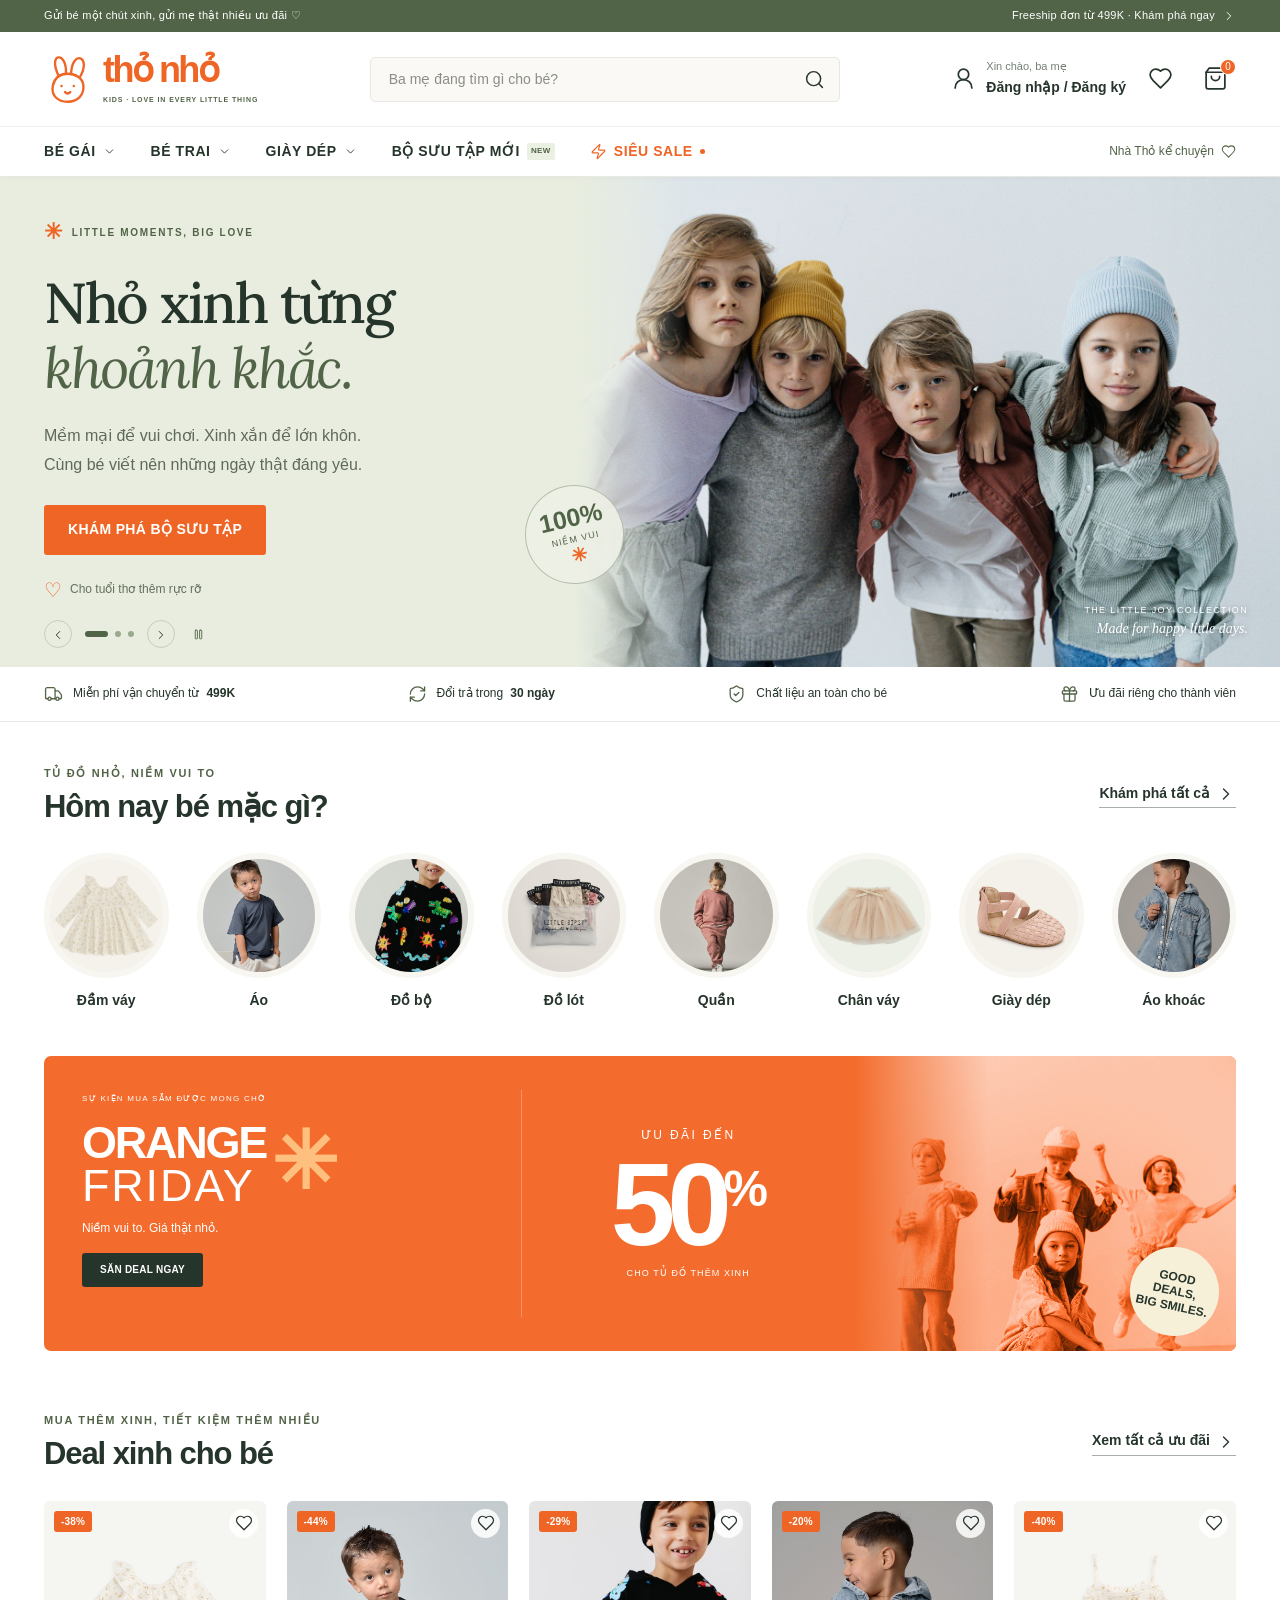
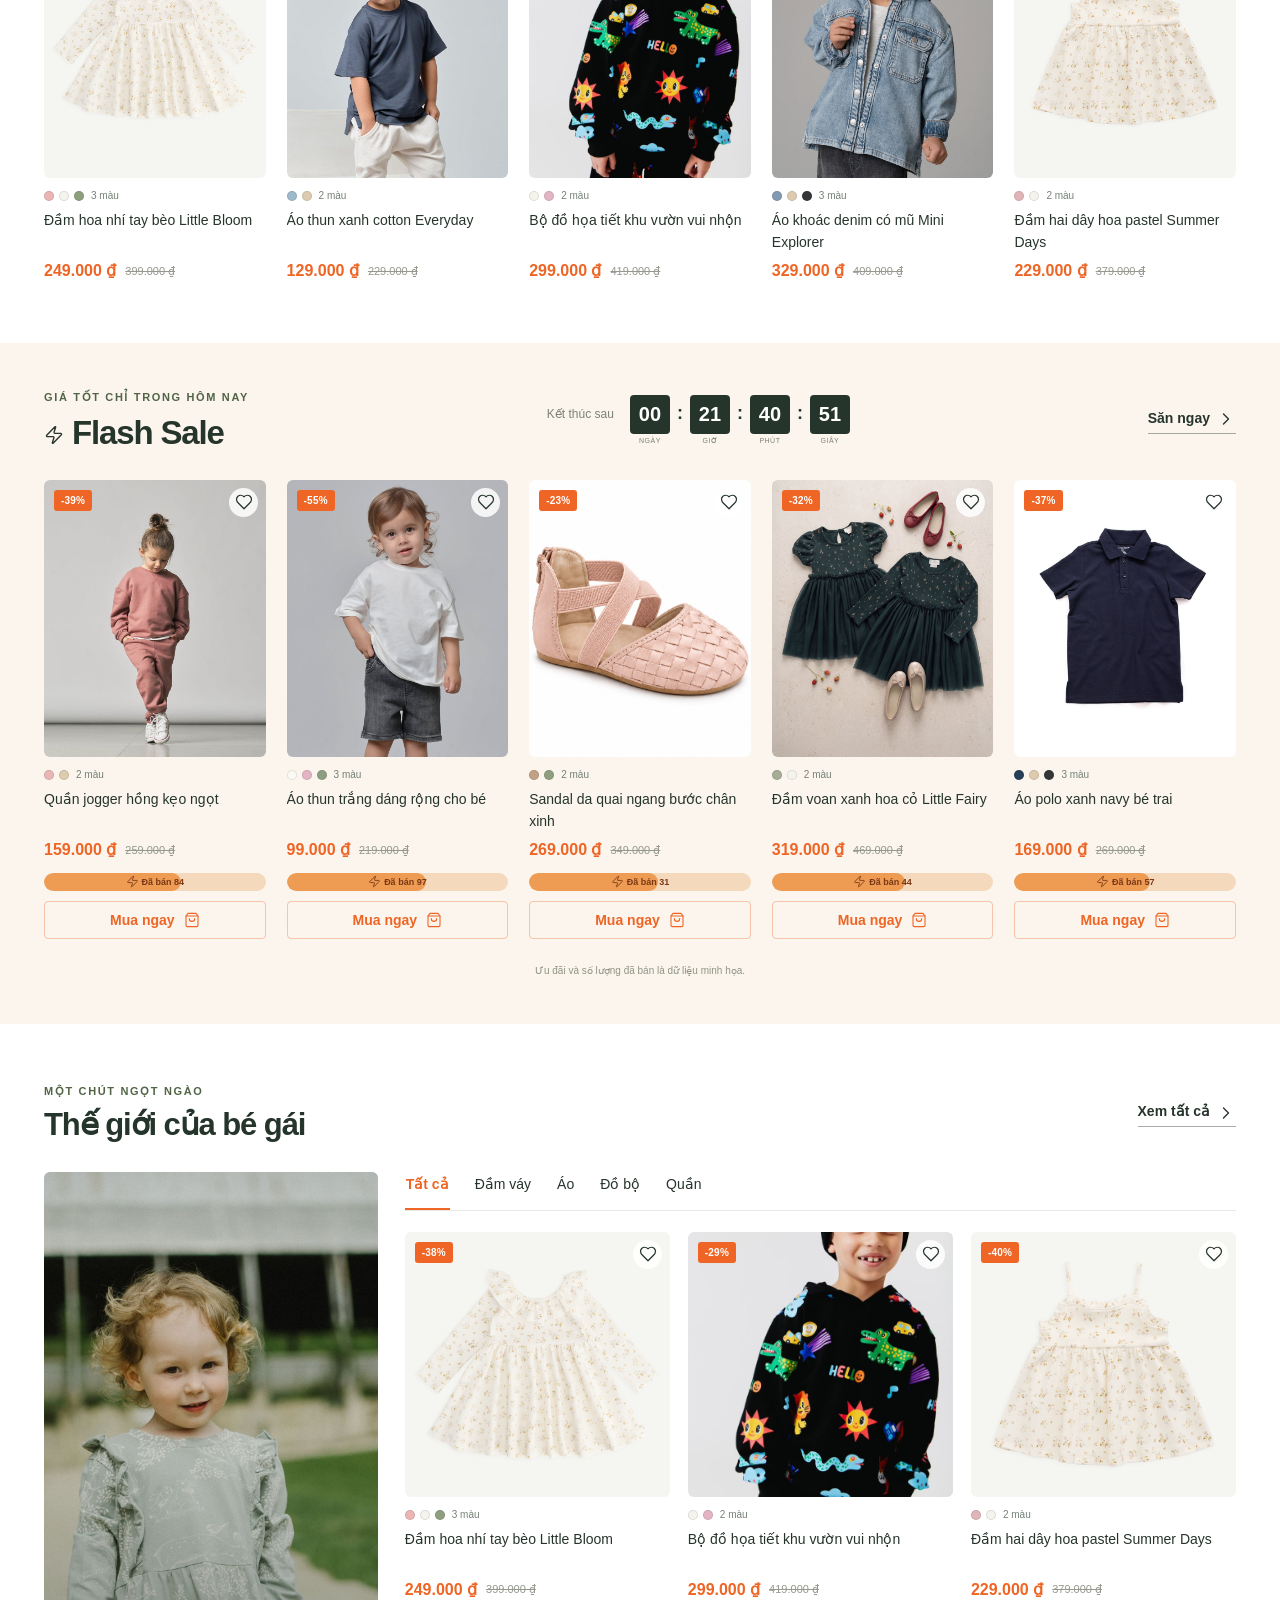
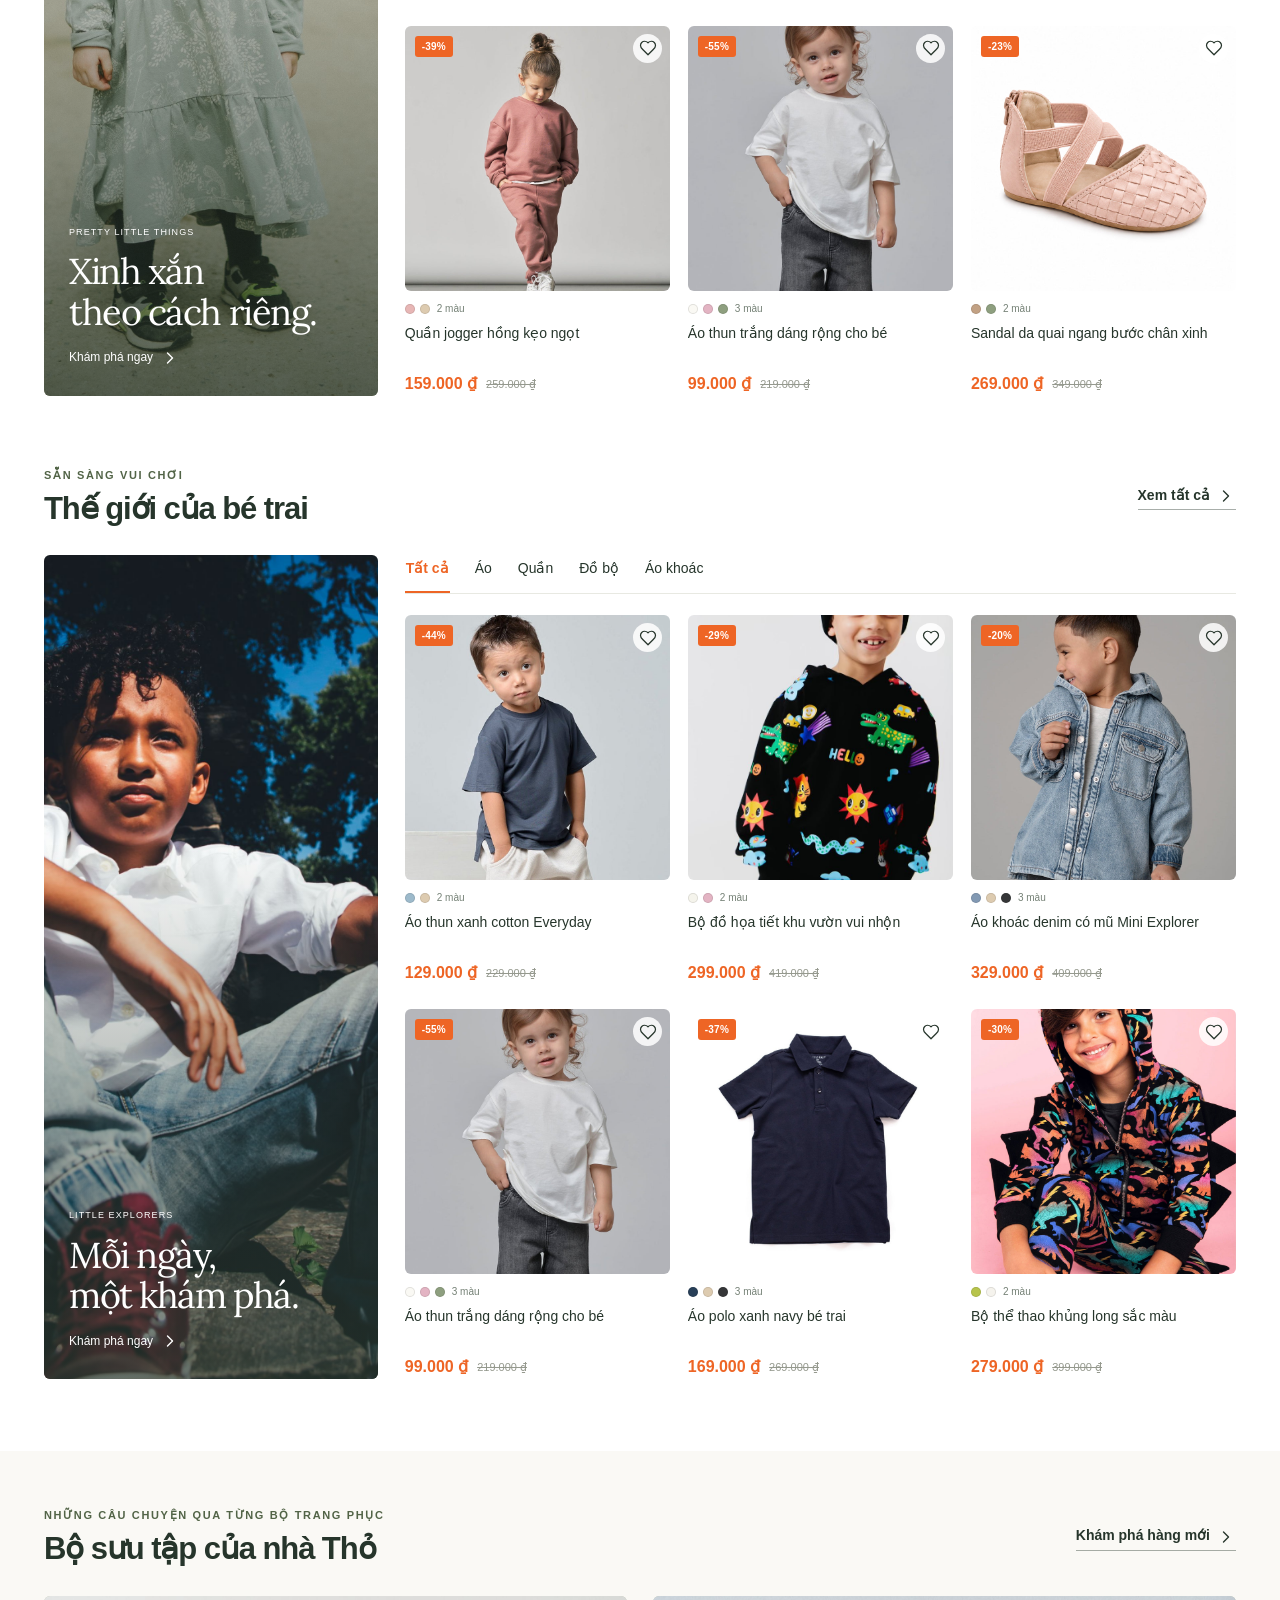
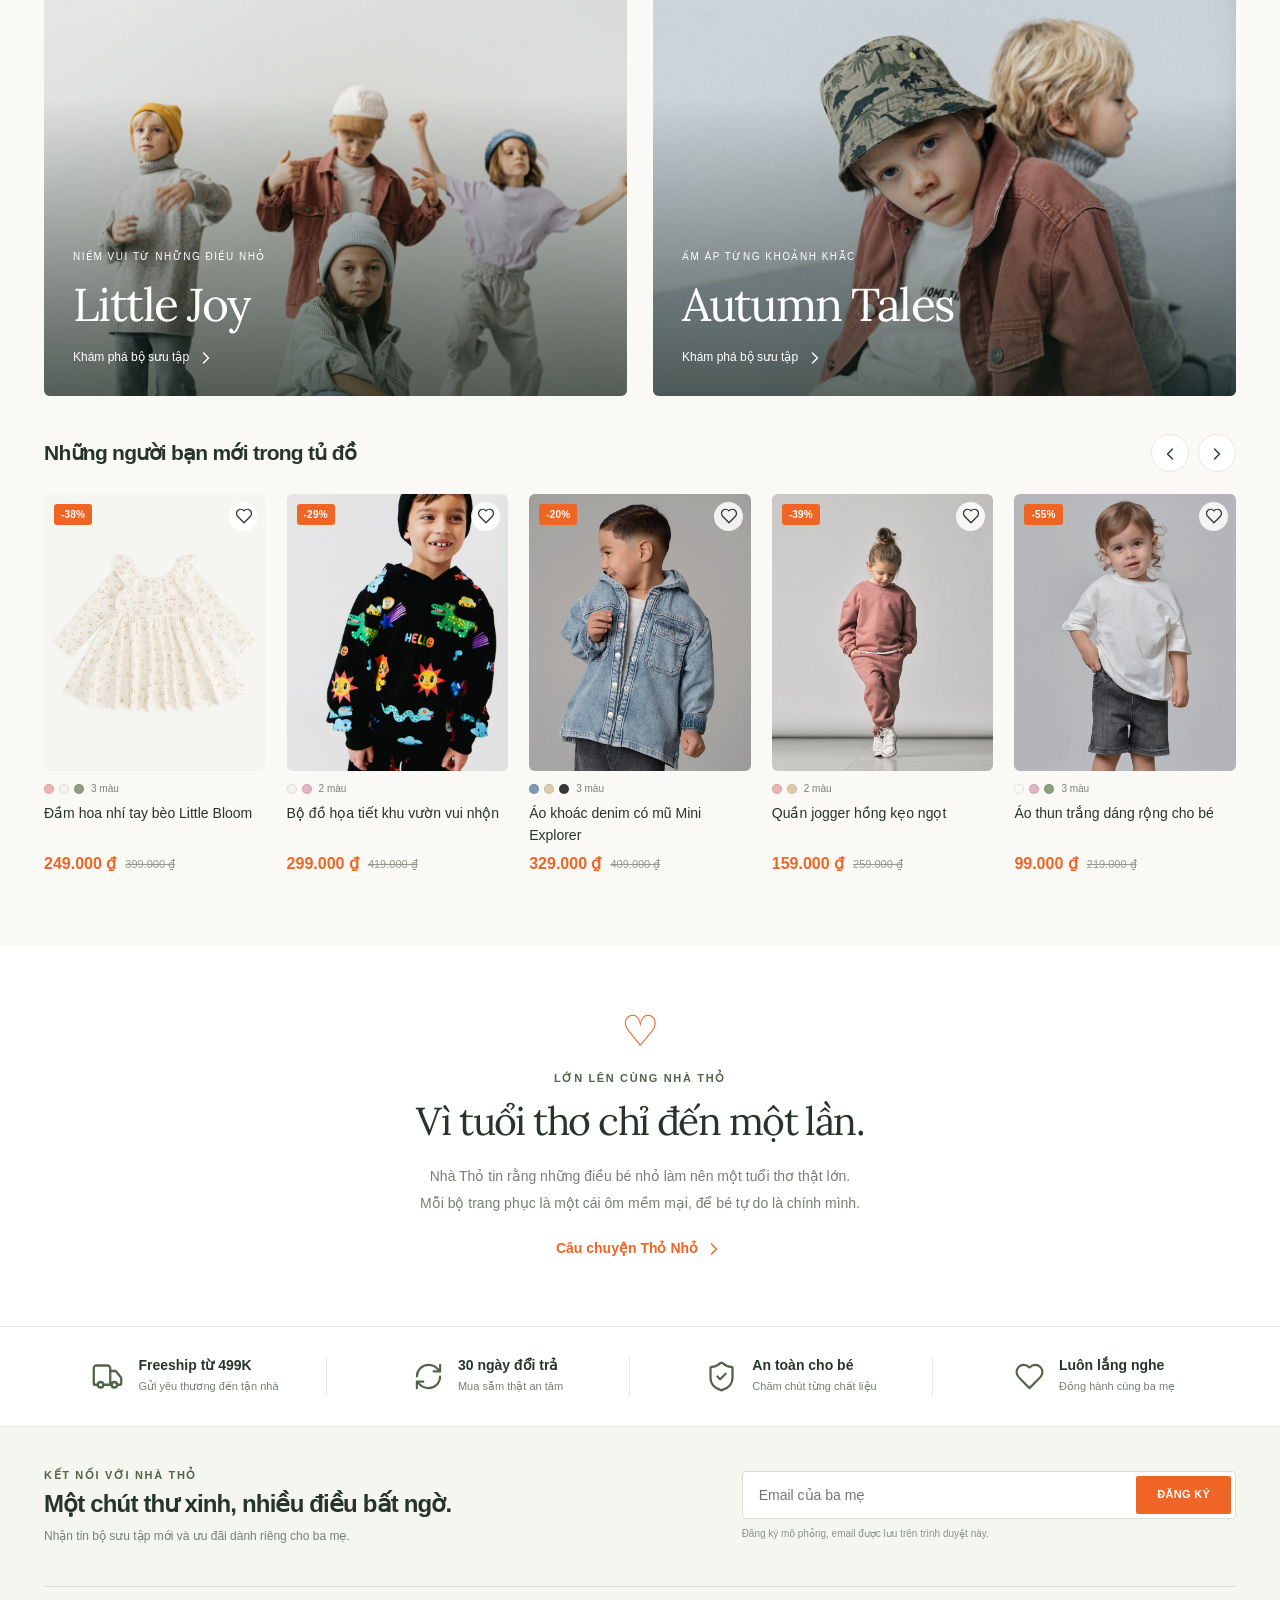
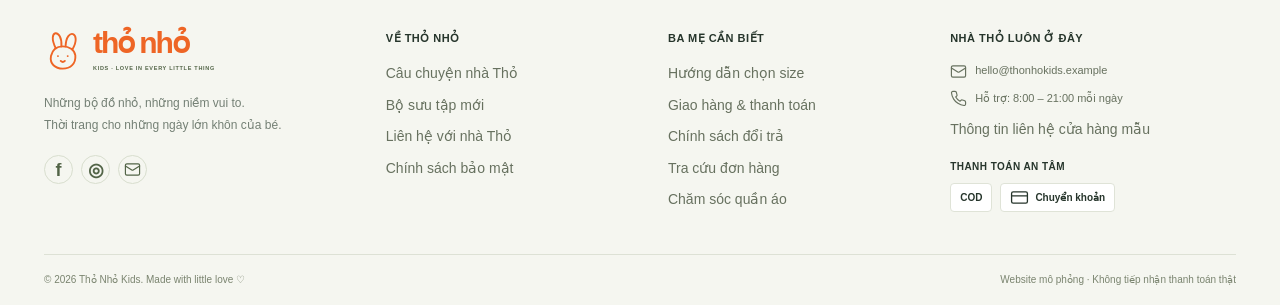
<file: index.html>
<!doctype html>
<html lang="vi">
<head>
  <meta charset="utf-8">
  <meta name="viewport" content="width=device-width, initial-scale=1">
  <meta name="theme-color" content="#ed6427">
  <meta name="description" content="Thỏ Nhỏ Kids — Thời trang cho những ngày lớn khôn. Khám phá quần áo, đầm váy và phụ kiện trẻ em với chất liệu mềm mại, kiểu dáng đáng yêu.">
  <title>Thỏ Nhỏ Kids | Nhỏ xinh từng khoảnh khắc</title>
  <link rel="icon" href="assets/favicon.svg" type="image/svg+xml">
  <link rel="stylesheet" href="css/style.css">
  <link rel="stylesheet" href="css/responsive.css">
  <script src="js/data.js" defer></script>
  <script src="js/main.js" defer></script>
  <script src="js/cart.js" defer></script>
</head>
<body data-page="home">
  <a class="skip-link" href="#main-content">Bỏ qua đến nội dung</a>
  <div id="site-header"></div>
  <main id="main-content">
    <section class="hero" aria-label="Bộ sưu tập nổi bật" aria-roledescription="trình chiếu">
      <div class="hero-slides" id="hero-slides">
        <article class="hero-slide is-active" data-slide="0" aria-hidden="false">
          <div class="hero-copy">
            <p class="eyebrow"><span class="tiny-spark">✳</span> LITTLE MOMENTS, BIG LOVE</p>
            <h1>Nhỏ xinh từng<br><em>khoảnh khắc.</em></h1>
            <p>Mềm mại để vui chơi. Xinh xắn để lớn khôn.<br>Cùng bé viết nên những ngày thật đáng yêu.</p>
            <a class="btn btn-primary" href="products.html?collection=little-joy">KHÁM PHÁ BỘ SƯU TẬP</a>
            <div class="hero-note"><span class="hero-doodle">♡</span> Cho tuổi thơ thêm rực rỡ</div>
          </div>
          <a class="hero-photo" href="products.html?collection=little-joy" aria-label="Khám phá bộ sưu tập Little Joy"><img src="assets/images/hero-1.jpg" alt="Thời trang trẻ em cho những ngày vui chơi và khám phá" width="1100" height="850" fetchpriority="high"><span class="photo-label">THE LITTLE JOY COLLECTION<br><b>Made for happy little days.</b></span></a>
          <span class="hero-stamp">100%<small>NIỀM VUI</small><span>✳</span></span>
        </article>
        <article class="hero-slide slide-peach" data-slide="1" aria-hidden="true">
          <div class="hero-copy"><p class="eyebrow">MỘT CHÚT XINH, THẬT NHIỀU VUI</p><h2>Ngày của bé,<br><em>sắc màu của bé.</em></h2><p>Những chiếc váy bồng bềnh và gam màu dịu ngọt.<br>Để mỗi ngày đều là một ngày đặc biệt.</p><a class="btn btn-primary" href="products.html?gender=girl">THỜI TRANG BÉ GÁI</a><div class="hero-note">Thiết kế cho những cô bé hay cười ♡</div></div>
          <a class="hero-photo" href="products.html?gender=girl" aria-label="Mua thời trang bé gái"><img src="assets/images/hero-2.jpg" alt="Phong cách đáng yêu dành cho bé gái" width="1100" height="850"><span class="photo-label">BLOOM & PLAY<br><b>Let their imagination bloom.</b></span></a>
        </article>
        <article class="hero-slide slide-blue" data-slide="2" aria-hidden="true">
          <div class="hero-copy"><p class="eyebrow">SẴN SÀNG CHO MỌI CUỘC PHIÊU LƯU</p><h2>Thỏa sức chơi,<br><em>thỏa sức lớn.</em></h2><p>Thoải mái vận động, tự tin khám phá.<br>Những người bạn nhỏ cho ngày dài năng động.</p><a class="btn btn-primary" href="products.html?gender=boy">THỜI TRANG BÉ TRAI</a><div class="hero-note">Cùng bé khám phá thế giới ✳</div></div>
          <a class="hero-photo" href="products.html?gender=boy" aria-label="Mua thời trang bé trai"><img src="assets/images/hero-3.jpg" alt="Thời trang năng động cho bé trai" width="1100" height="850"><span class="photo-label">EVERYDAY EXPLORERS<br><b>Big adventures start small.</b></span></a>
        </article>
      </div>
      <div class="hero-controls"><button class="circle-btn" data-hero-prev aria-label="Banner trước"><span data-icon="chevron-left"></span></button><div class="hero-dots" role="group" aria-label="Chọn banner"><button class="is-active" data-hero-to="0" aria-label="Banner 1" aria-pressed="true"></button><button data-hero-to="1" aria-label="Banner 2" aria-pressed="false"></button><button data-hero-to="2" aria-label="Banner 3" aria-pressed="false"></button></div><button class="circle-btn" data-hero-next aria-label="Banner tiếp theo"><span data-icon="chevron-right"></span></button><button class="hero-pause" data-hero-pause aria-label="Tạm dừng trình chiếu"><span data-icon="pause"></span></button></div>
    </section>
    <div class="benefit-strip"><div class="container"><span><span data-icon="truck"></span> Miễn phí vận chuyển từ <b>499K</b></span><span><span data-icon="refresh"></span> Đổi trả trong <b>30 ngày</b></span><span><span data-icon="shield"></span> Chất liệu an toàn cho bé</span><span><span data-icon="gift"></span> Ưu đãi riêng cho thành viên</span></div></div>
    <section class="container section category-section" aria-labelledby="categories-heading"><div class="section-heading"><div><p class="eyebrow">TỦ ĐỒ NHỎ, NIỀM VUI TO</p><h2 id="categories-heading">Hôm nay bé mặc gì?</h2></div><a class="text-link" href="products.html">Khám phá tất cả <span data-icon="chevron-right"></span></a></div><div class="category-list" id="home-categories"></div></section>
    <section class="container orange-friday" aria-labelledby="orange-heading"><div class="sale-intro"><span class="sale-tag">SỰ KIỆN MUA SẮM ĐƯỢC MONG CHỜ</span><h2 id="orange-heading">ORANGE<br><span>FRIDAY</span><span class="sale-star">✳</span></h2><p>Niềm vui to. Giá thật nhỏ.</p><a href="products.html?sale=1" class="btn btn-dark">SĂN DEAL NGAY</a></div><div class="sale-number"><small>ƯU ĐÃI ĐẾN</small><strong>50<span>%</span></strong><span>CHO TỦ ĐỒ THÊM XINH</span></div><div class="sale-photo"><img src="assets/images/collection-1.jpg" alt="Trang phục xinh xắn trong chương trình Orange Friday" width="500" height="500" loading="lazy"><span class="sale-round">GOOD<br>DEALS,<br>BIG SMILES.</span></div></section>
    <section class="container section" aria-labelledby="sale-heading"><div class="section-heading"><div><p class="eyebrow">MUA THÊM XINH, TIẾT KIỆM THÊM NHIỀU</p><h2 id="sale-heading">Deal xinh cho bé</h2></div><a class="text-link" href="products.html?sale=1">Xem tất cả ưu đãi <span data-icon="chevron-right"></span></a></div><div class="product-grid home-products" id="home-sale"></div></section>
    <section class="flash-section"><div class="container"><div class="section-heading flash-heading"><div><p class="eyebrow">GIÁ TỐT CHỈ TRONG HÔM NAY</p><h2><span data-icon="zap"></span> Flash Sale</h2></div><div class="countdown-wrap"><span>Kết thúc sau</span><div class="countdown" id="flash-countdown" role="timer" aria-label="Thời gian còn lại"><span>00<small>NGÀY</small></span><b>:</b><span>00<small>GIỜ</small></span><b>:</b><span>00<small>PHÚT</small></span><b>:</b><span>00<small>GIÂY</small></span></div></div><a class="text-link" href="products.html?sale=1">Săn ngay <span data-icon="chevron-right"></span></a></div><div class="product-grid home-products" id="home-flash"></div><p class="demo-stock-note">Ưu đãi và số lượng đã bán là dữ liệu minh họa.</p></div></section>
    <section class="container section fashion-section" aria-labelledby="girls-heading"><div class="section-heading"><div><p class="eyebrow">MỘT CHÚT NGỌT NGÀO</p><h2 id="girls-heading">Thế giới của bé gái</h2></div><a class="text-link" href="products.html?gender=girl">Xem tất cả <span data-icon="chevron-right"></span></a></div><div class="fashion-layout"><a class="fashion-banner girl-banner" href="products.html?gender=girl"><img src="assets/images/girl-banner.jpg" alt="Trang phục mềm mại dành cho bé gái" width="600" height="900" loading="lazy"><div><small>PRETTY LITTLE THINGS</small><h3>Xinh xắn<br>theo cách riêng.</h3><span>Khám phá ngay <span data-icon="chevron-right"></span></span></div></a><div><div class="category-tabs" data-home-tabs="girl" role="tablist" aria-label="Danh mục bé gái"><button class="is-active" role="tab" aria-selected="true" data-category="all">Tất cả</button><button role="tab" aria-selected="false" data-category="dress">Đầm váy</button><button role="tab" aria-selected="false" data-category="top">Áo</button><button role="tab" aria-selected="false" data-category="set">Đồ bộ</button><button role="tab" aria-selected="false" data-category="pants">Quần</button></div><div class="product-grid fashion-products" id="home-girl" role="tabpanel"></div></div></div></section>
    <section class="container section fashion-section" aria-labelledby="boys-heading"><div class="section-heading"><div><p class="eyebrow">SẴN SÀNG VUI CHƠI</p><h2 id="boys-heading">Thế giới của bé trai</h2></div><a class="text-link" href="products.html?gender=boy">Xem tất cả <span data-icon="chevron-right"></span></a></div><div class="fashion-layout"><a class="fashion-banner boy-banner" href="products.html?gender=boy"><img src="assets/images/boy-banner.jpg" alt="Phong cách thoải mái năng động dành cho bé trai" width="600" height="900" loading="lazy"><div><small>LITTLE EXPLORERS</small><h3>Mỗi ngày,<br>một khám phá.</h3><span>Khám phá ngay <span data-icon="chevron-right"></span></span></div></a><div><div class="category-tabs" data-home-tabs="boy" role="tablist" aria-label="Danh mục bé trai"><button class="is-active" role="tab" aria-selected="true" data-category="all">Tất cả</button><button role="tab" aria-selected="false" data-category="top">Áo</button><button role="tab" aria-selected="false" data-category="pants">Quần</button><button role="tab" aria-selected="false" data-category="set">Đồ bộ</button><button role="tab" aria-selected="false" data-category="jacket">Áo khoác</button></div><div class="product-grid fashion-products" id="home-boy" role="tabpanel"></div></div></div></section>
    <section class="collection-section"><div class="container"><div class="section-heading"><div><p class="eyebrow">NHỮNG CÂU CHUYỆN QUA TỪNG BỘ TRANG PHỤC</p><h2>Bộ sưu tập của nhà Thỏ</h2></div><a class="text-link" href="products.html?new=1">Khám phá hàng mới <span data-icon="chevron-right"></span></a></div><div class="collection-grid"><a class="collection-card" href="products.html?collection=little-joy"><img src="assets/images/collection-1.jpg" alt="Bộ sưu tập Little Joy cho những ngày thật vui" width="800" height="900" loading="lazy"><div><small>NIỀM VUI TỪ NHỮNG ĐIỀU NHỎ</small><h3>Little Joy</h3><span>Khám phá bộ sưu tập <span data-icon="chevron-right"></span></span></div></a><a class="collection-card" href="products.html?collection=autumn-tales"><img src="assets/images/collection-2.jpg" alt="Bộ sưu tập Autumn Tales với phong cách ấm áp" width="800" height="900" loading="lazy"><div><small>ẤM ÁP TỪNG KHOẢNH KHẮC</small><h3>Autumn Tales</h3><span>Khám phá bộ sưu tập <span data-icon="chevron-right"></span></span></div></a></div><div class="section-heading collection-products-heading"><h3>Những người bạn mới trong tủ đồ</h3><div class="slider-actions"><button class="circle-btn" data-product-scroll="-1" aria-label="Sản phẩm trước"><span data-icon="chevron-left"></span></button><button class="circle-btn" data-product-scroll="1" aria-label="Sản phẩm tiếp theo"><span data-icon="chevron-right"></span></button></div></div><div class="product-slider" id="new-products"></div></div></section>
    <section class="container brand-story"><div class="story-mark" aria-hidden="true">♡</div><p class="eyebrow">LỚN LÊN CÙNG NHÀ THỎ</p><h2>Vì tuổi thơ chỉ đến một lần.</h2><p>Nhà Thỏ tin rằng những điều bé nhỏ làm nên một tuổi thơ thật lớn. <br>Mỗi bộ trang phục là một cái ôm mềm mại, để bé tự do là chính mình.</p><a href="info.html?section=about" class="text-link">Câu chuyện Thỏ Nhỏ <span data-icon="chevron-right"></span></a></section>
  </main>
  <div id="site-footer"></div>
  <noscript><div class="noscript">Vui lòng bật JavaScript để sử dụng tìm kiếm, giỏ hàng và thanh toán.</div></noscript>
</body>
</html>
</file>
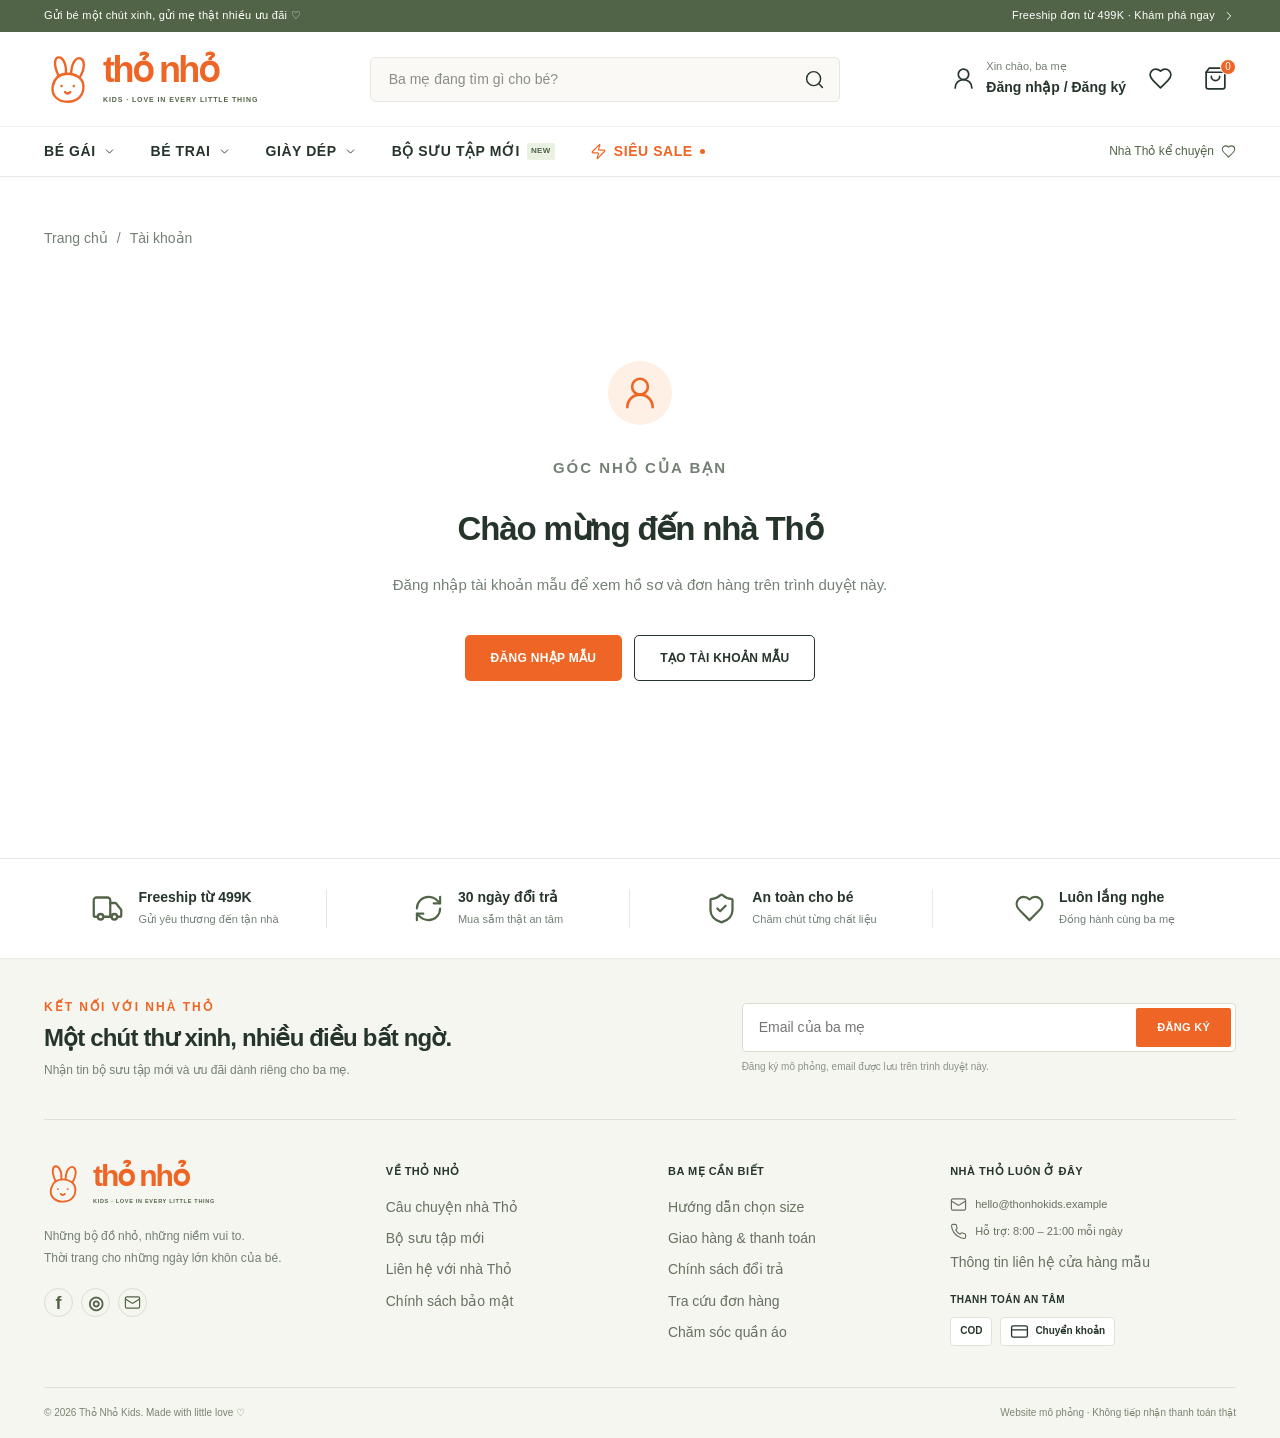
<file: account.html>
<!DOCTYPE html>
<html lang="vi">
<head>
  <link rel="icon" href="assets/favicon.svg" type="image/svg+xml"><meta charset="UTF-8"><meta name="viewport" content="width=device-width, initial-scale=1"><meta name="description" content="Quản lý hồ sơ và xem đơn hàng mẫu tại Thỏ Nhỏ Kids."><title>Tài khoản của bạn | Thỏ Nhỏ Kids</title><link rel="stylesheet" href="css/style.css"><link rel="stylesheet" href="css/responsive.css"><link rel="stylesheet" href="css/commerce.css"><script defer src="js/data.js"></script><script defer src="js/main.js"></script><script defer src="js/cart.js"></script><script defer src="js/auth.js"></script></head>
<body data-page="account"><div id="site-header"></div><main class="container commerce-page" id="main-content"><nav class="breadcrumb" aria-label="Đường dẫn"><a href="index.html">Trang chủ</a><span>/</span><span>Tài khoản</span></nav><div id="account-content"></div></main><div id="site-footer"></div></body></html>
</file>
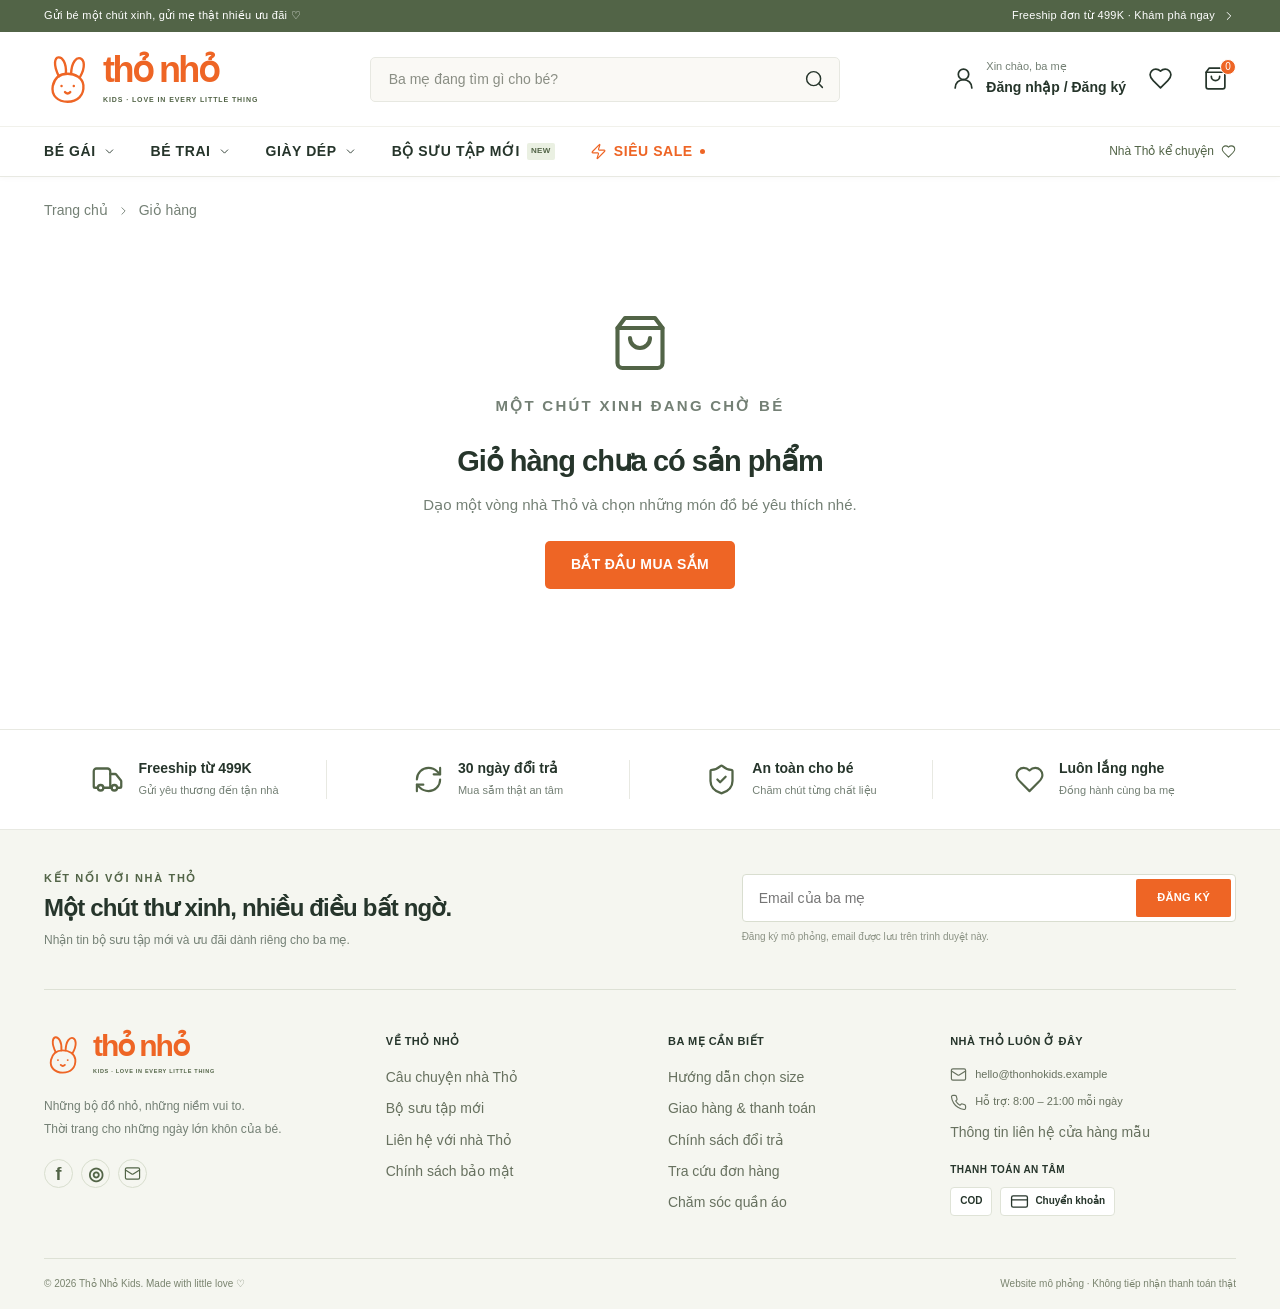
<file: cart.html>
<!doctype html>
<html lang="vi"><head><meta charset="utf-8"><meta name="viewport" content="width=device-width, initial-scale=1"><meta name="description" content="Xem và cập nhật giỏ hàng Thỏ Nhỏ Kids, áp dụng mã ưu đãi và tiếp tục thanh toán."><title>Giỏ hàng của ba mẹ | Thỏ Nhỏ Kids</title><link rel="icon" href="assets/favicon.svg" type="image/svg+xml"><link rel="stylesheet" href="css/style.css"><link rel="stylesheet" href="css/responsive.css"><script defer src="js/data.js"></script><script defer src="js/main.js"></script><script defer src="js/cart.js"></script></head><body data-page="cart"><a class="skip-link" href="#main-content">Bỏ qua đến nội dung</a><div id="site-header"></div><main class="container cart-page" id="main-content"><nav class="breadcrumb" aria-label="Đường dẫn"><a href="index.html">Trang chủ</a><span data-icon="chevron-right"></span><span>Giỏ hàng</span></nav><div id="cart-page-content"><p class="page-loader">Nhà Thỏ đang mở giỏ hàng của ba mẹ…</p></div></main><div id="site-footer"></div><noscript><p class="noscript">Vui lòng bật JavaScript để xem giỏ hàng.</p></noscript></body></html>
</file>
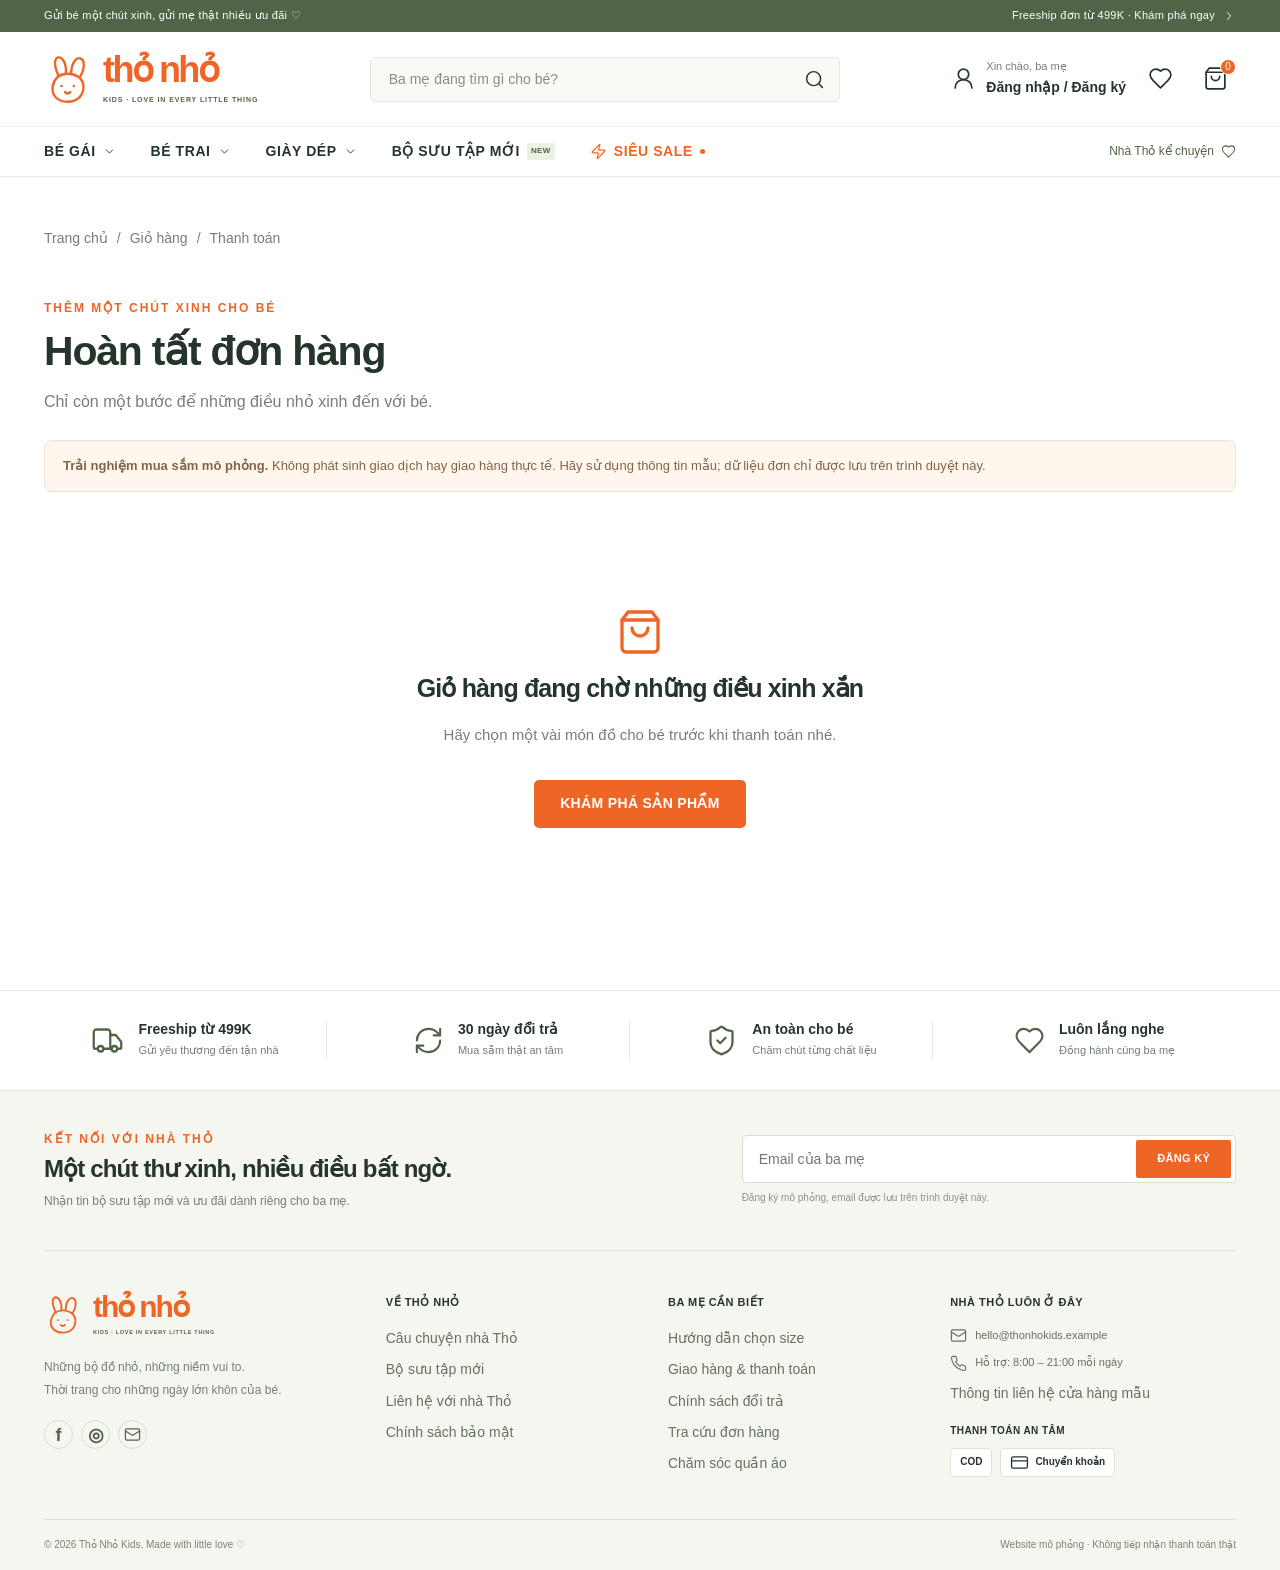
<file: checkout.html>
<!DOCTYPE html>
<html lang="vi">
<head>
  <link rel="icon" href="assets/favicon.svg" type="image/svg+xml">
  <meta charset="UTF-8"><meta name="viewport" content="width=device-width, initial-scale=1">
  <meta name="description" content="Hoàn tất đơn hàng mô phỏng tại Thỏ Nhỏ Kids. Quần áo xinh, tuổi thơ vui.">
  <title>Thanh toán | Thỏ Nhỏ Kids</title>
  <link rel="stylesheet" href="css/style.css"><link rel="stylesheet" href="css/responsive.css"><link rel="stylesheet" href="css/commerce.css">
  <script defer src="js/data.js"></script><script defer src="js/main.js"></script><script defer src="js/cart.js"></script><script defer src="js/checkout.js"></script>
</head>
<body data-page="checkout">
  <div id="site-header"></div>
  <main class="container commerce-page" id="main-content">
    <nav class="breadcrumb" aria-label="Đường dẫn"><a href="index.html">Trang chủ</a><span>/</span><a href="cart.html">Giỏ hàng</a><span>/</span><span>Thanh toán</span></nav>
    <div class="commerce-heading"><p class="eyebrow">THÊM MỘT CHÚT XINH CHO BÉ</p><h1>Hoàn tất đơn hàng</h1><p>Chỉ còn một bước để những điều nhỏ xinh đến với bé.</p></div>
    <div class="demo-notice" role="note"><strong>Trải nghiệm mua sắm mô phỏng.</strong> Không phát sinh giao dịch hay giao hàng thực tế. Hãy sử dụng thông tin mẫu; dữ liệu đơn chỉ được lưu trên trình duyệt này.</div>
    <div id="checkout-content" class="checkout-layout">
      <form id="checkout-form" class="checkout-form" novalidate>
        <section class="commerce-panel"><div class="panel-heading"><span class="step-badge">1</span><h2>Thông tin nhận hàng</h2></div><p class="checkout-signin">Đã có tài khoản mẫu? <a href="login.html?next=checkout.html">Đăng nhập</a></p>
          <div class="form-grid">
            <div class="form-field"><label for="customer-name">Họ và tên <span>*</span></label><input id="customer-name" name="name" autocomplete="name" placeholder="Nguyễn Minh Anh" maxlength="80" required><small class="field-error" id="error-name"></small></div>
            <div class="form-field"><label for="customer-phone">Số điện thoại <span>*</span></label><input id="customer-phone" name="phone" type="tel" inputmode="tel" autocomplete="tel" placeholder="0901 234 567" maxlength="20" required><small class="field-error" id="error-phone"></small></div>
            <div class="form-field full"><label for="customer-email">Email <span>*</span></label><input id="customer-email" name="email" type="email" autocomplete="email" placeholder="mevabe@example.com" maxlength="120" required><small class="field-error" id="error-email"></small></div>
            <div class="form-field"><label for="customer-province">Tỉnh / thành phố <span>*</span></label><select id="customer-province" name="province" required><option value="">Chọn tỉnh / thành phố</option>TP. Hồ Chí Minh</option><option>Hà Nội</option><option>Đà Nẵng</option><option>Hải Phòng</option><option>Cần Thơ</option><option>Tỉnh / thành khác</option></select><small class="field-error" id="error-province"></small></div>
            <div class="form-field"><label for="customer-district">Khu vực / quận / huyện <span>*</span></label><input id="customer-district" name="district" placeholder="Khu vực nhận hàng (mẫu)" maxlength="100" required><small class="field-error" id="error-district"></small></div>
            <div class="form-field full"><label for="customer-address">Địa chỉ chi tiết <span>*</span></label><input id="customer-address" name="address" autocomplete="street-address" placeholder="Ví dụ: 12 Đường Hoa, Phường Mẫu" maxlength="200" required><small class="field-error" id="error-address"></small></div>
            <div class="form-field full"><label for="customer-note">Lời nhắn cho nhà Thỏ <span class="optional">(không bắt buộc)</span></label><textarea id="customer-note" name="note" rows="3" placeholder="Điều bạn muốn nhắn gửi..." maxlength="500"></textarea></div>
          </div>
        </section>
        <section class="commerce-panel"><div class="panel-heading"><span class="step-badge">2</span><h2>Phương thức thanh toán</h2></div>
          <label class="payment-option selected"><input type="radio" name="payment" value="cod" checked><span class="payment-symbol" aria-hidden="true">₫</span><span><strong>Thanh toán khi nhận hàng (COD)</strong><small>Đặt hàng mẫu, chưa thanh toán và không giao hàng thực tế.</small></span></label>
          <label class="payment-option"><input type="radio" name="payment" value="transfer"><span class="payment-symbol" aria-hidden="true">▤</span><span><strong>Chuyển khoản ngân hàng mô phỏng</strong><small>Đơn sẽ chờ thanh toán. Không chuyển tiền thật.</small></span></label>
          <div id="transfer-info" class="transfer-info" hidden><strong>Thông tin chuyển khoản mẫu</strong><p>Ngân hàng: THỎ NHỎ DEMO<br>Số tài khoản: DEMO-000-000<br>Chủ tài khoản: THỎ NHỎ KIDS (MÔ PHỎNG)</p><p>Đây là thông tin minh họa, không phải tài khoản ngân hàng có thể nhận tiền.</p></div>
        </section>
        <p id="checkout-error" class="form-alert" role="alert" hidden></p>
      </form>
      <aside class="checkout-summary commerce-panel" aria-label="Tóm tắt đơn hàng"><div class="panel-heading"><h2>Đơn hàng của bạn</h2><a href="cart.html">Chỉnh sửa</a></div><div id="checkout-items"></div><div id="checkout-coupon"></div><div id="checkout-totals"></div><button class="btn btn-primary checkout-submit" type="submit" form="checkout-form" id="place-order">XÁC NHẬN ĐẶT HÀNG MẪU</button><p class="secure-note">Thông tin mẫu được lưu cục bộ trên thiết bị của bạn.</p><a class="checkout-back" href="cart.html">Quay lại giỏ hàng</a></aside>
    </div>
  </main><div id="site-footer"></div>
</body></html>
</file>
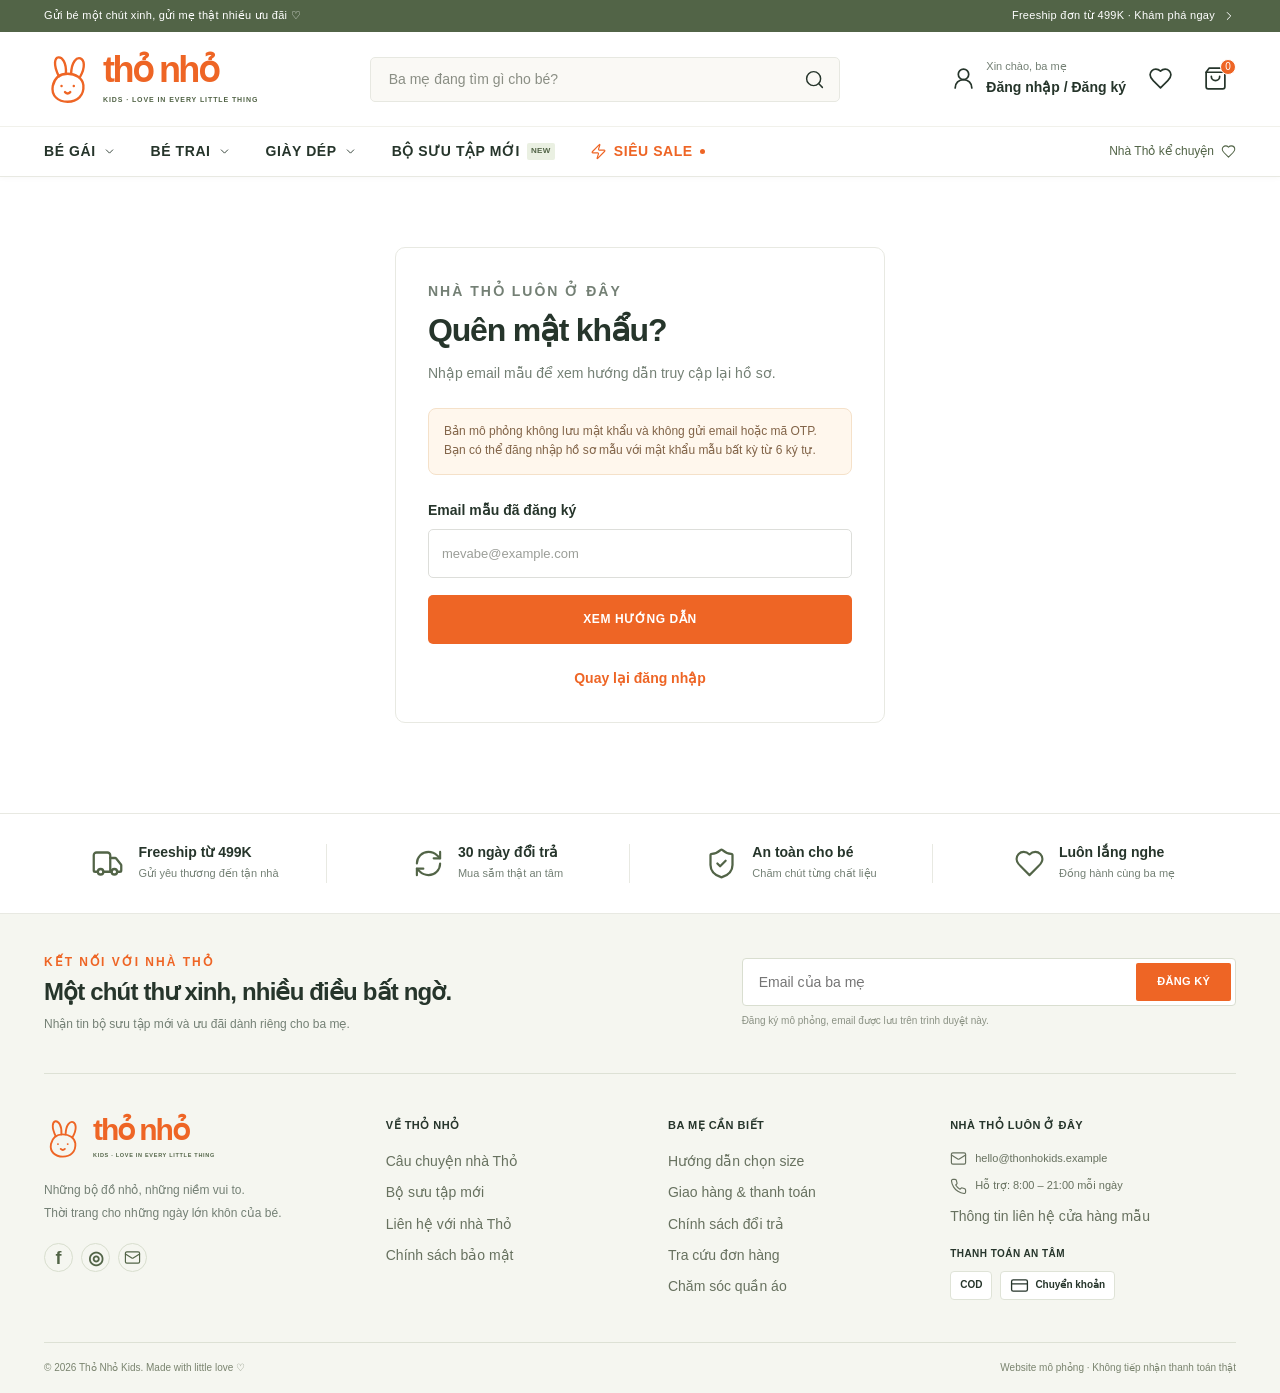
<file: forgot-password.html>
<!DOCTYPE html>
<html lang="vi">
<head>
  <link rel="icon" href="assets/favicon.svg" type="image/svg+xml"><meta charset="UTF-8"><meta name="viewport" content="width=device-width, initial-scale=1"><meta name="description" content="Hướng dẫn truy cập lại tài khoản mẫu tại Thỏ Nhỏ Kids."><title>Quên mật khẩu | Thỏ Nhỏ Kids</title><link rel="stylesheet" href="css/style.css"><link rel="stylesheet" href="css/responsive.css"><link rel="stylesheet" href="css/commerce.css"><script defer src="js/data.js"></script><script defer src="js/main.js"></script><script defer src="js/cart.js"></script><script defer src="js/auth.js"></script></head>
<body data-page="forgot-password"><div id="site-header"></div><main class="container auth-page auth-page-centered" id="main-content"><section class="auth-card"><p class="eyebrow">NHÀ THỎ LUÔN Ở ĐÂY</p><h1>Quên mật khẩu?</h1><p>Nhập email mẫu để xem hướng dẫn truy cập lại hồ sơ.</p><div class="demo-notice">Bản mô phỏng không lưu mật khẩu và không gửi email hoặc mã OTP. Bạn có thể đăng nhập hồ sơ mẫu với mật khẩu mẫu bất kỳ từ 6 ký tự.</div><form id="forgot-form" novalidate><div class="form-field"><label for="forgot-email">Email mẫu đã đăng ký</label><input id="forgot-email" name="email" type="email" autocomplete="email" placeholder="mevabe@example.com" required maxlength="120"><small id="error-email" class="field-error"></small></div><p id="auth-error" class="form-alert" role="alert" hidden></p><div id="forgot-result" class="success-notice" hidden role="status"></div><button type="submit" class="btn btn-primary auth-submit">XEM HƯỚNG DẪN</button></form><p class="auth-switch"><a href="login.html">Quay lại đăng nhập</a></p></section></main><div id="site-footer"></div></body></html>
</file>
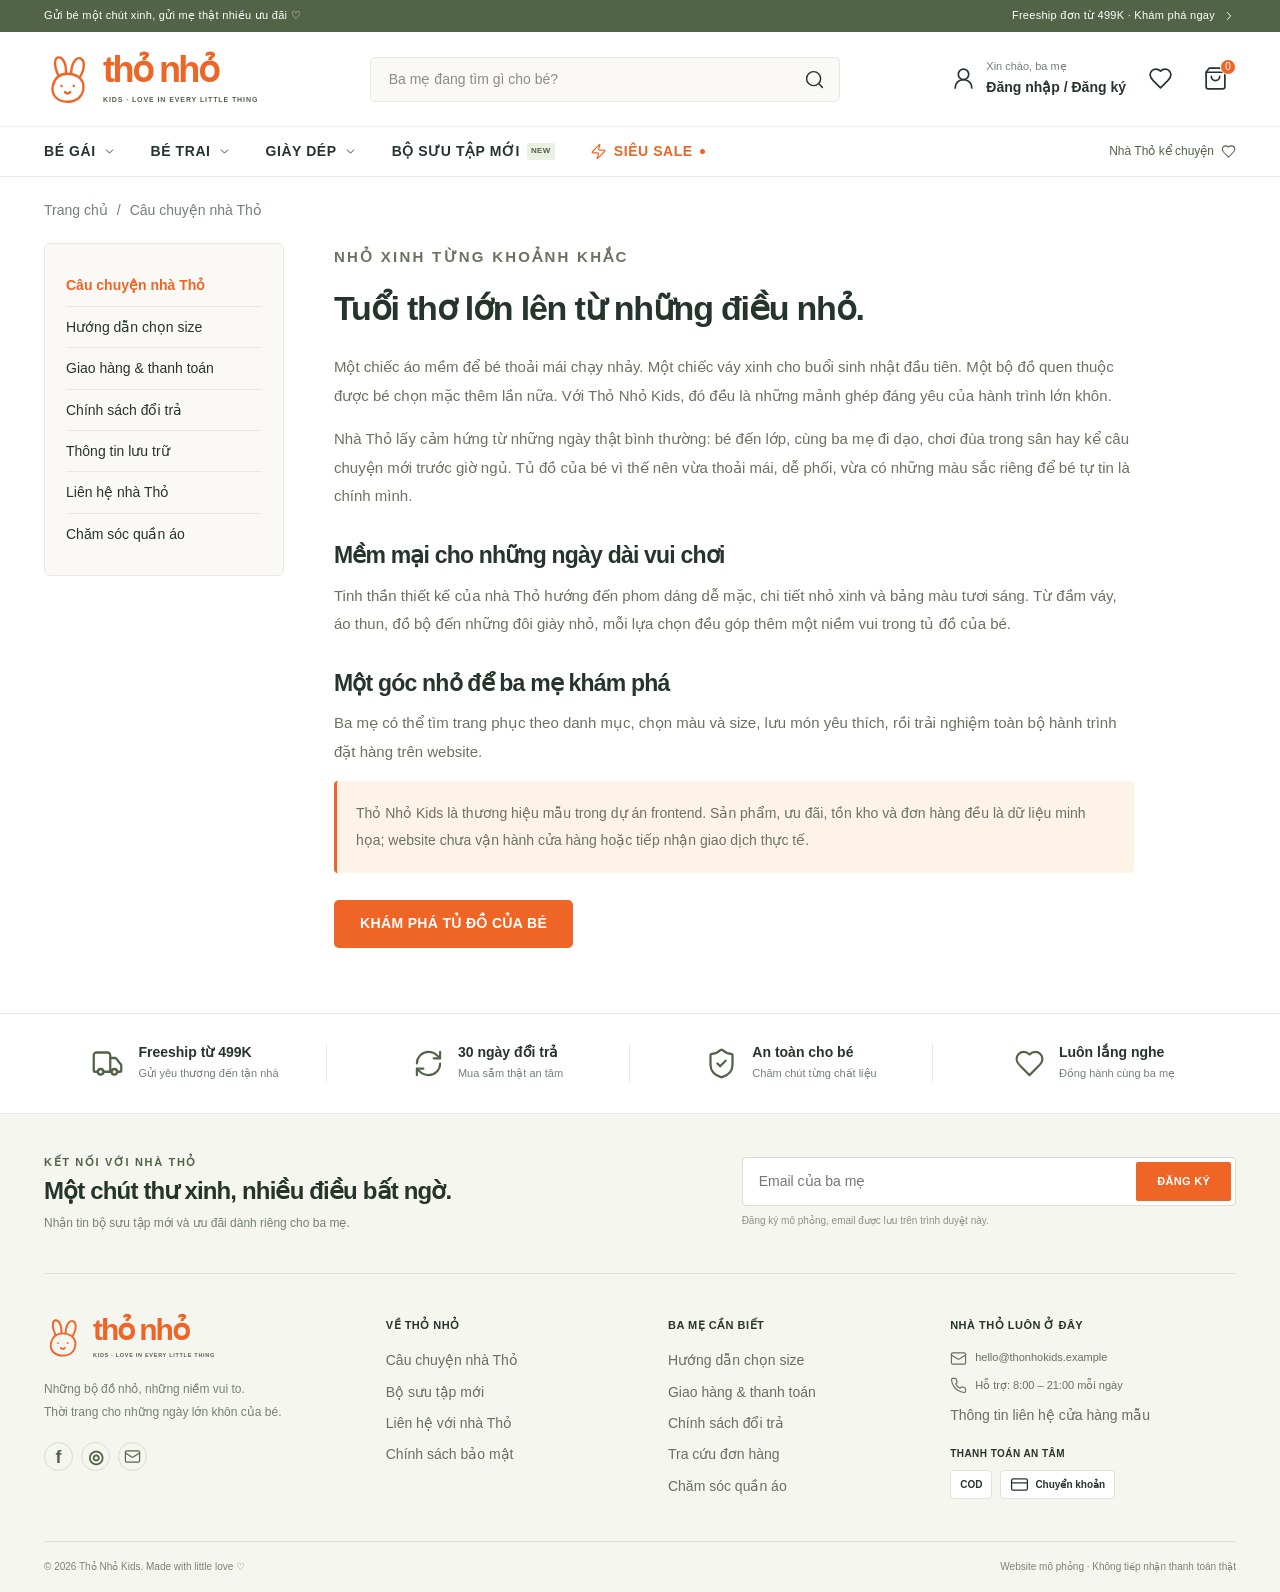
<file: info.html>
<!doctype html>
<html lang="vi">
<head>
  <meta charset="utf-8">
  <meta name="viewport" content="width=device-width, initial-scale=1">
  <meta name="theme-color" content="#ed6427">
  <meta name="description" content="Câu chuyện Thỏ Nhỏ Kids, hướng dẫn chọn size, chăm sóc trang phục và thông tin mua sắm cho cửa hàng mẫu.">
  <title>Nhà Thỏ và ba mẹ | Thỏ Nhỏ Kids</title>
  <link rel="icon" href="assets/favicon.svg" type="image/svg+xml">
  <link rel="stylesheet" href="css/style.css">
  <link rel="stylesheet" href="css/responsive.css">
  <script defer src="js/data.js"></script>
  <script defer src="js/main.js"></script>
  <script defer src="js/cart.js"></script>
  <script defer src="js/info.js"></script>
</head>
<body data-page="info">
  <a class="skip-link" href="#main-content">Bỏ qua đến nội dung</a>
  <div id="site-header"></div>
  <main id="main-content" class="container">
    <nav class="breadcrumb" aria-label="Đường dẫn"><a href="index.html">Trang chủ</a><span aria-hidden="true">/</span><span id="info-breadcrumb">Nhà Thỏ và ba mẹ</span></nav>
    <div class="info-layout">
      <nav class="info-sidebar" id="info-sidebar" aria-label="Thông tin dành cho ba mẹ"></nav>
      <article class="info-content" id="info-content" aria-live="polite">
        <noscript><h1>Nhà Thỏ và ba mẹ</h1><p>Hãy bật JavaScript để xem câu chuyện thương hiệu, hướng dẫn chọn size và các thông tin mua sắm mẫu.</p><a href="index.html">Về trang chủ</a></noscript>
      </article>
    </div>
  </main>
  <div id="site-footer"></div>
</body>
</html>
</file>
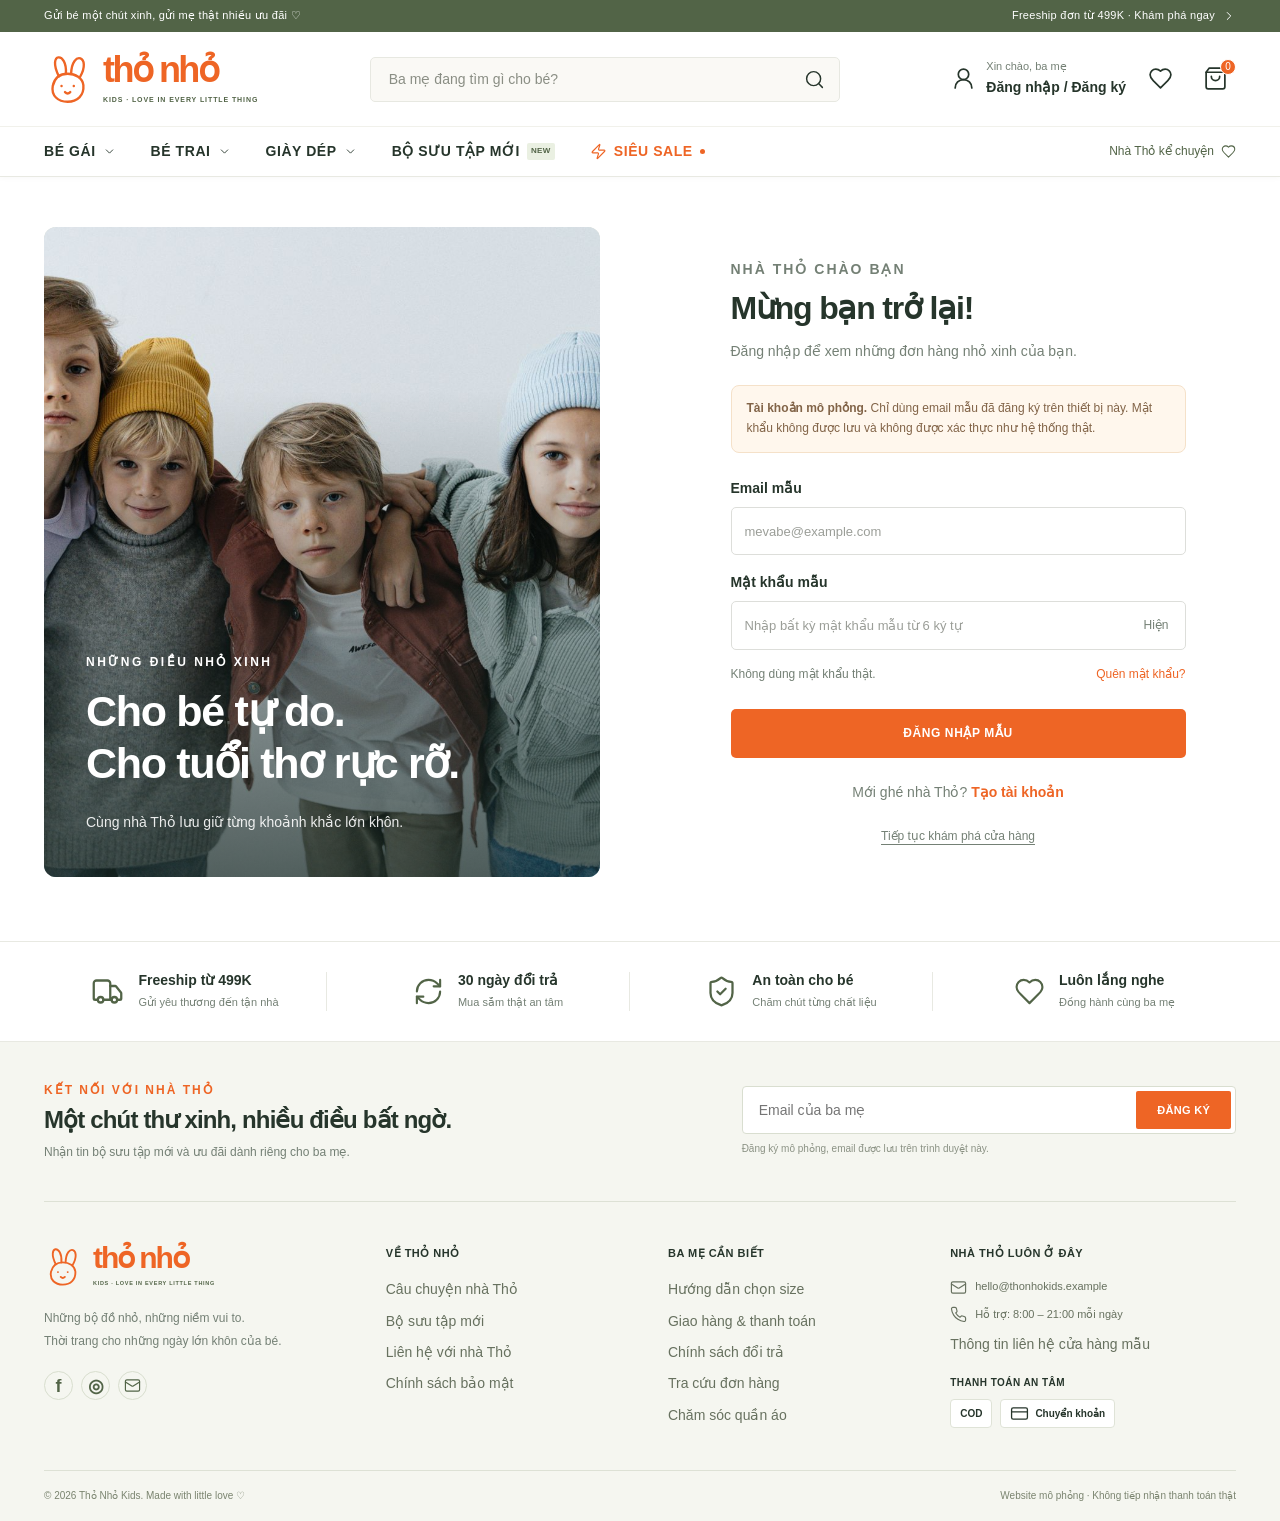
<file: login.html>
<!DOCTYPE html>
<html lang="vi">
<head>
  <link rel="icon" href="assets/favicon.svg" type="image/svg+xml"><meta charset="UTF-8"><meta name="viewport" content="width=device-width, initial-scale=1"><meta name="description" content="Đăng nhập tài khoản mẫu tại Thỏ Nhỏ Kids."><title>Đăng nhập | Thỏ Nhỏ Kids</title><link rel="stylesheet" href="css/style.css"><link rel="stylesheet" href="css/responsive.css"><link rel="stylesheet" href="css/commerce.css"><script defer src="js/data.js"></script><script defer src="js/main.js"></script><script defer src="js/cart.js"></script><script defer src="js/auth.js"></script></head>
<body data-page="login"><div id="site-header"></div><main class="container auth-page" id="main-content"><div class="auth-visual"><img src="assets/images/hero-1.jpg" alt="Thời trang và những khoảnh khắc tuổi thơ" width="720" height="900"><div><p>NHỮNG ĐIỀU NHỎ XINH</p><h2>Cho bé tự do.<br>Cho tuổi thơ rực rỡ.</h2><span>Cùng nhà Thỏ lưu giữ từng khoảnh khắc lớn khôn.</span></div></div><section class="auth-card"><p class="eyebrow">NHÀ THỎ CHÀO BẠN</p><h1>Mừng bạn trở lại!</h1><p>Đăng nhập để xem những đơn hàng nhỏ xinh của bạn.</p><div class="demo-notice"><strong>Tài khoản mô phỏng.</strong> Chỉ dùng email mẫu đã đăng ký trên thiết bị này. Mật khẩu không được lưu và không được xác thực như hệ thống thật.</div><form id="login-form" novalidate><div class="form-field"><label for="login-email">Email mẫu</label><input id="login-email" name="email" type="email" autocomplete="email" placeholder="mevabe@example.com" required maxlength="120"><small id="error-email" class="field-error"></small></div><div class="form-field"><label for="login-password">Mật khẩu mẫu</label><div class="password-field"><input id="login-password" name="password" type="password" autocomplete="current-password" placeholder="Nhập bất kỳ mật khẩu mẫu từ 6 ký tự" minlength="6" maxlength="100" required><button type="button" class="password-toggle" aria-label="Hiện mật khẩu" data-password-target="login-password">Hiện</button></div><small id="error-password" class="field-error"></small></div><div class="auth-form-meta"><span>Không dùng mật khẩu thật.</span><a href="forgot-password.html">Quên mật khẩu?</a></div><p id="auth-error" class="form-alert" role="alert" hidden></p><button class="btn btn-primary auth-submit" type="submit">ĐĂNG NHẬP MẪU</button></form><p class="auth-switch">Mới ghé nhà Thỏ? <a href="register.html" data-auth-link="register.html">Tạo tài khoản</a></p><a href="index.html" class="auth-home">Tiếp tục khám phá cửa hàng</a></section></main><div id="site-footer"></div></body></html>
</file>
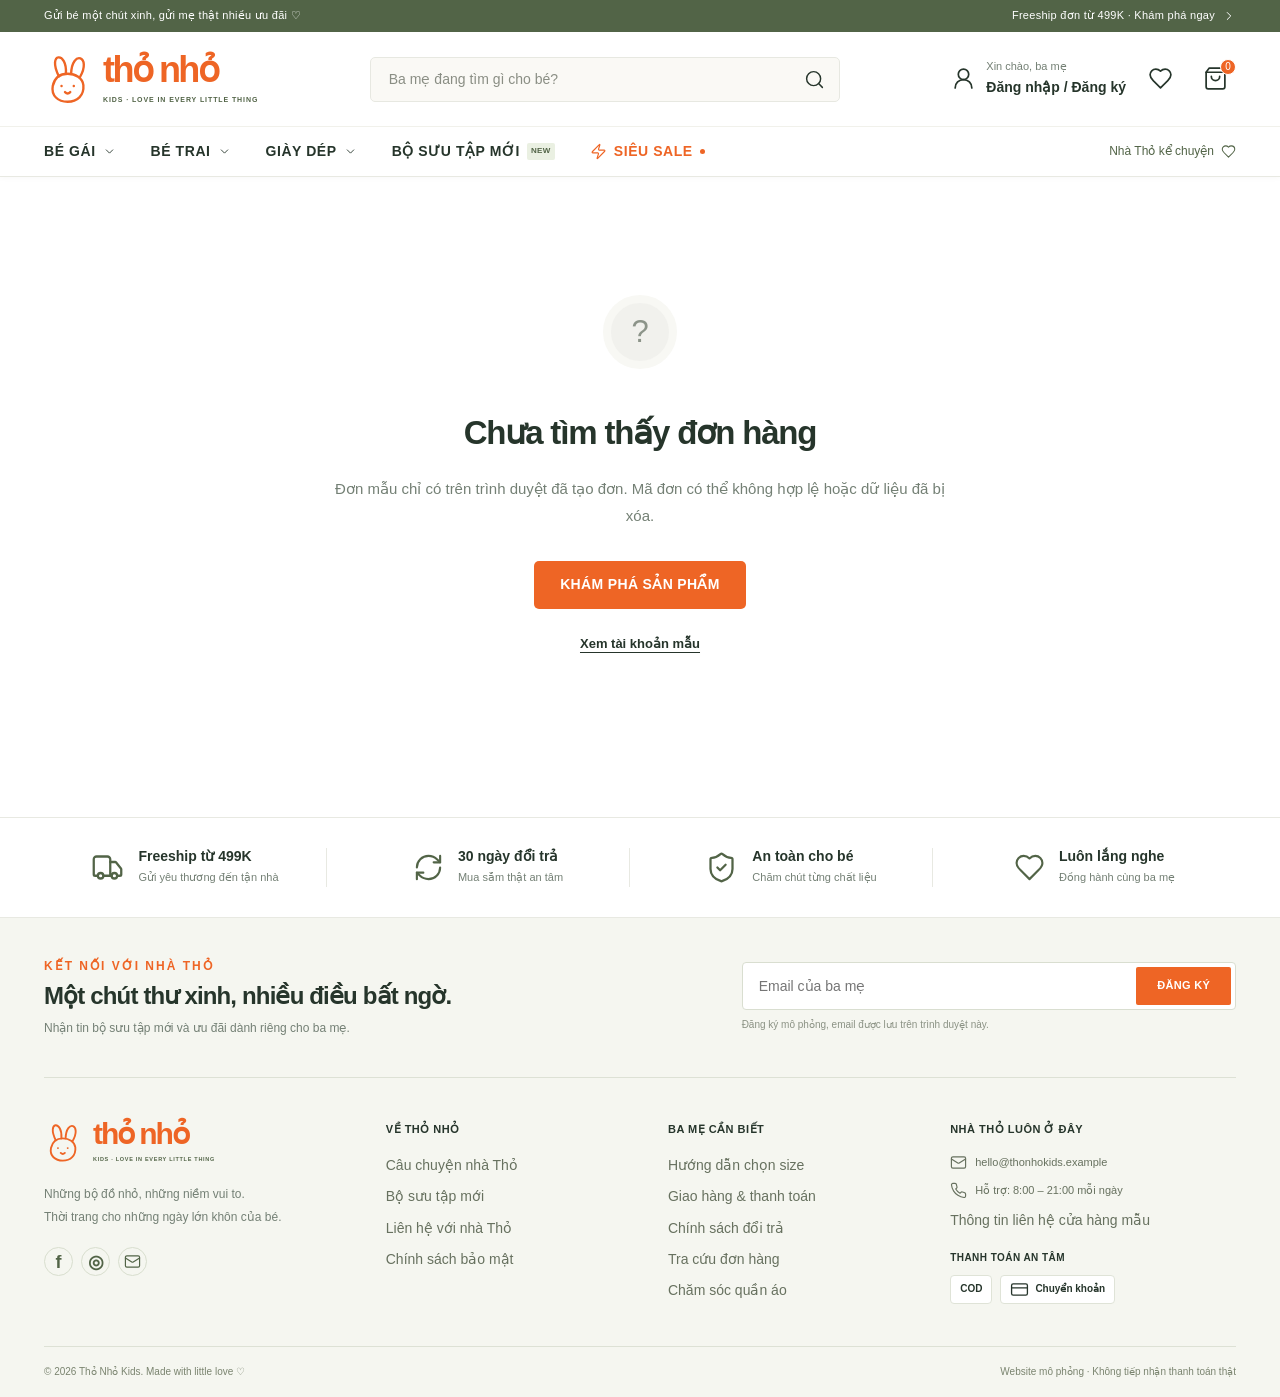
<file: order-success.html>
<!DOCTYPE html>
<html lang="vi">
<head>
  <link rel="icon" href="assets/favicon.svg" type="image/svg+xml"><meta charset="UTF-8"><meta name="viewport" content="width=device-width, initial-scale=1"><meta name="description" content="Thông tin đơn hàng mẫu của bạn tại Thỏ Nhỏ Kids."><title>Đã ghi nhận đơn hàng | Thỏ Nhỏ Kids</title><link rel="stylesheet" href="css/style.css"><link rel="stylesheet" href="css/responsive.css"><link rel="stylesheet" href="css/commerce.css"><script defer src="js/data.js"></script><script defer src="js/main.js"></script><script defer src="js/cart.js"></script><script defer src="js/checkout.js"></script></head>
<body data-page="order-success"><div id="site-header"></div><main class="container commerce-page" id="main-content"><div id="order-success-content" class="order-success-content" aria-live="polite"></div></main><div id="site-footer"></div></body></html>
</file>
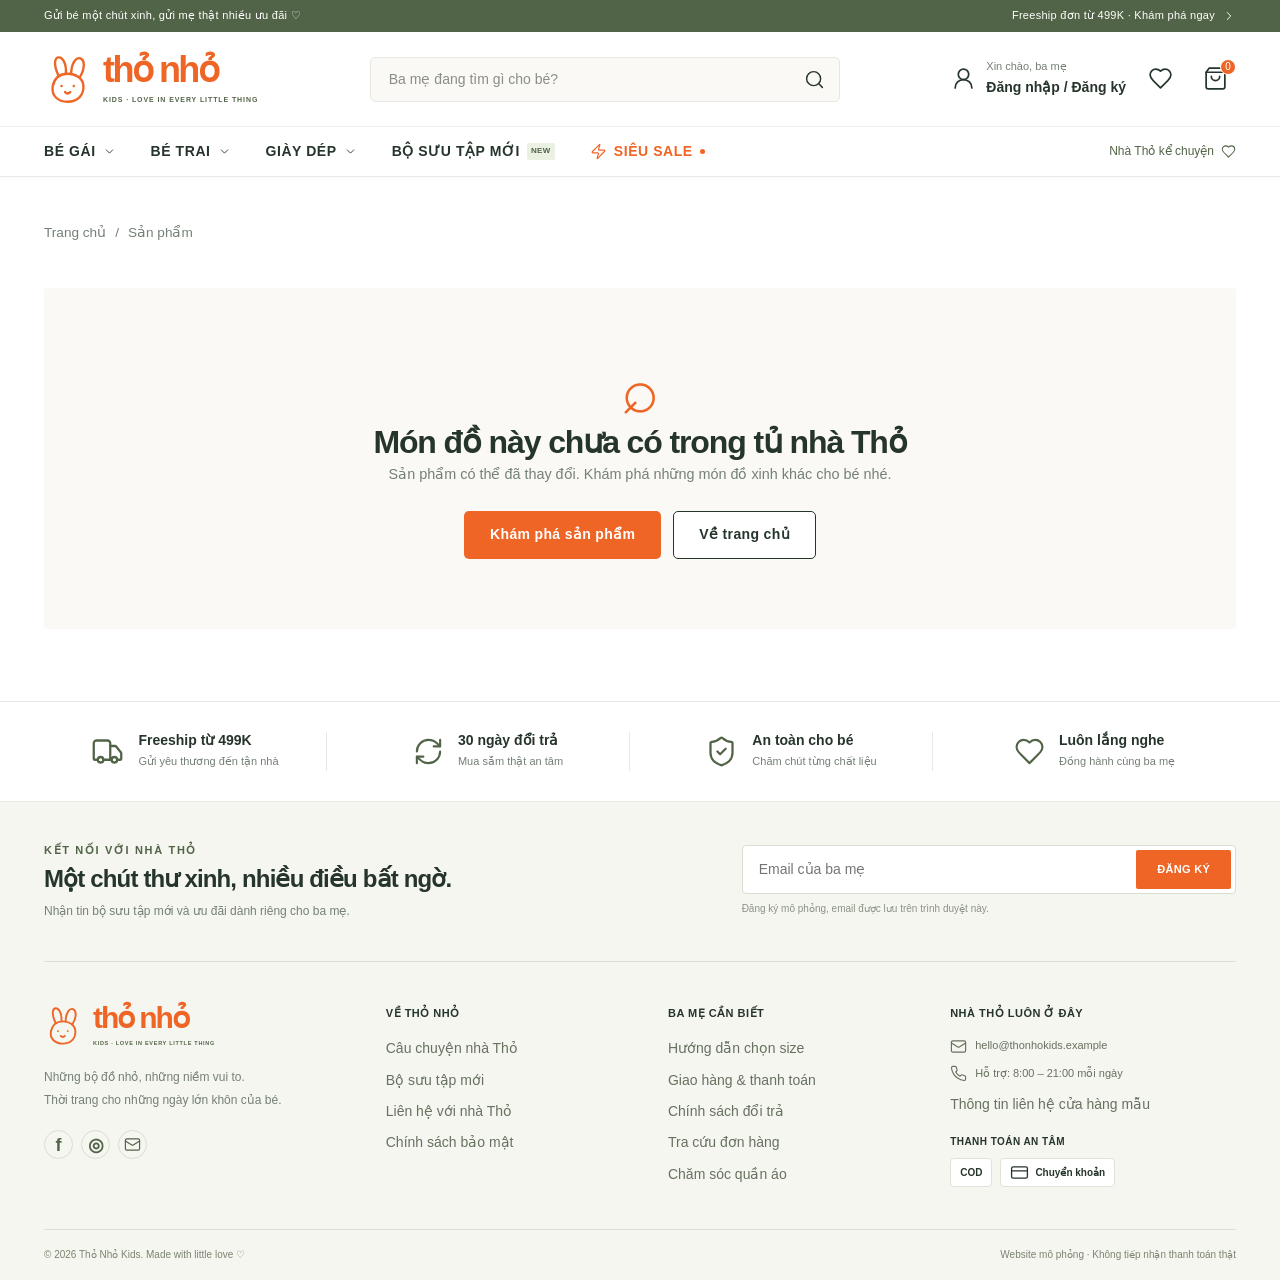
<file: product-detail.html>
<!doctype html>
<html lang="vi">
<head>
  <link rel="icon" href="assets/favicon.svg" type="image/svg+xml">
  <meta charset="UTF-8">
  <meta name="viewport" content="width=device-width, initial-scale=1.0">
  <meta name="description" content="Thời trang trẻ em Thỏ Nhỏ Kids. Chất liệu mềm mại, thoải mái cùng bé khám phá thế giới.">
  <title>Chi tiết sản phẩm | Thỏ Nhỏ Kids</title>
  <link rel="stylesheet" href="css/style.css">
  <link rel="stylesheet" href="css/responsive.css">
  <link rel="stylesheet" href="css/catalog.css">
  <script defer src="js/data.js"></script>
  <script defer src="js/main.js"></script>
  <script defer src="js/cart.js"></script>
  <script defer src="js/products.js"></script>
</head>
<body data-page="product-detail">
  <div id="site-header"></div>
  <main id="product-detail-main" class="container product-detail-main"><div class="product-loading" role="status">Đang chuẩn bị món đồ xinh cho bé…</div></main>
  <noscript><p class="container catalog-empty">Bạn cần bật JavaScript để chọn kích thước và mua sản phẩm.</p></noscript>
  <div id="site-footer"></div>
</body>
</html>
</file>
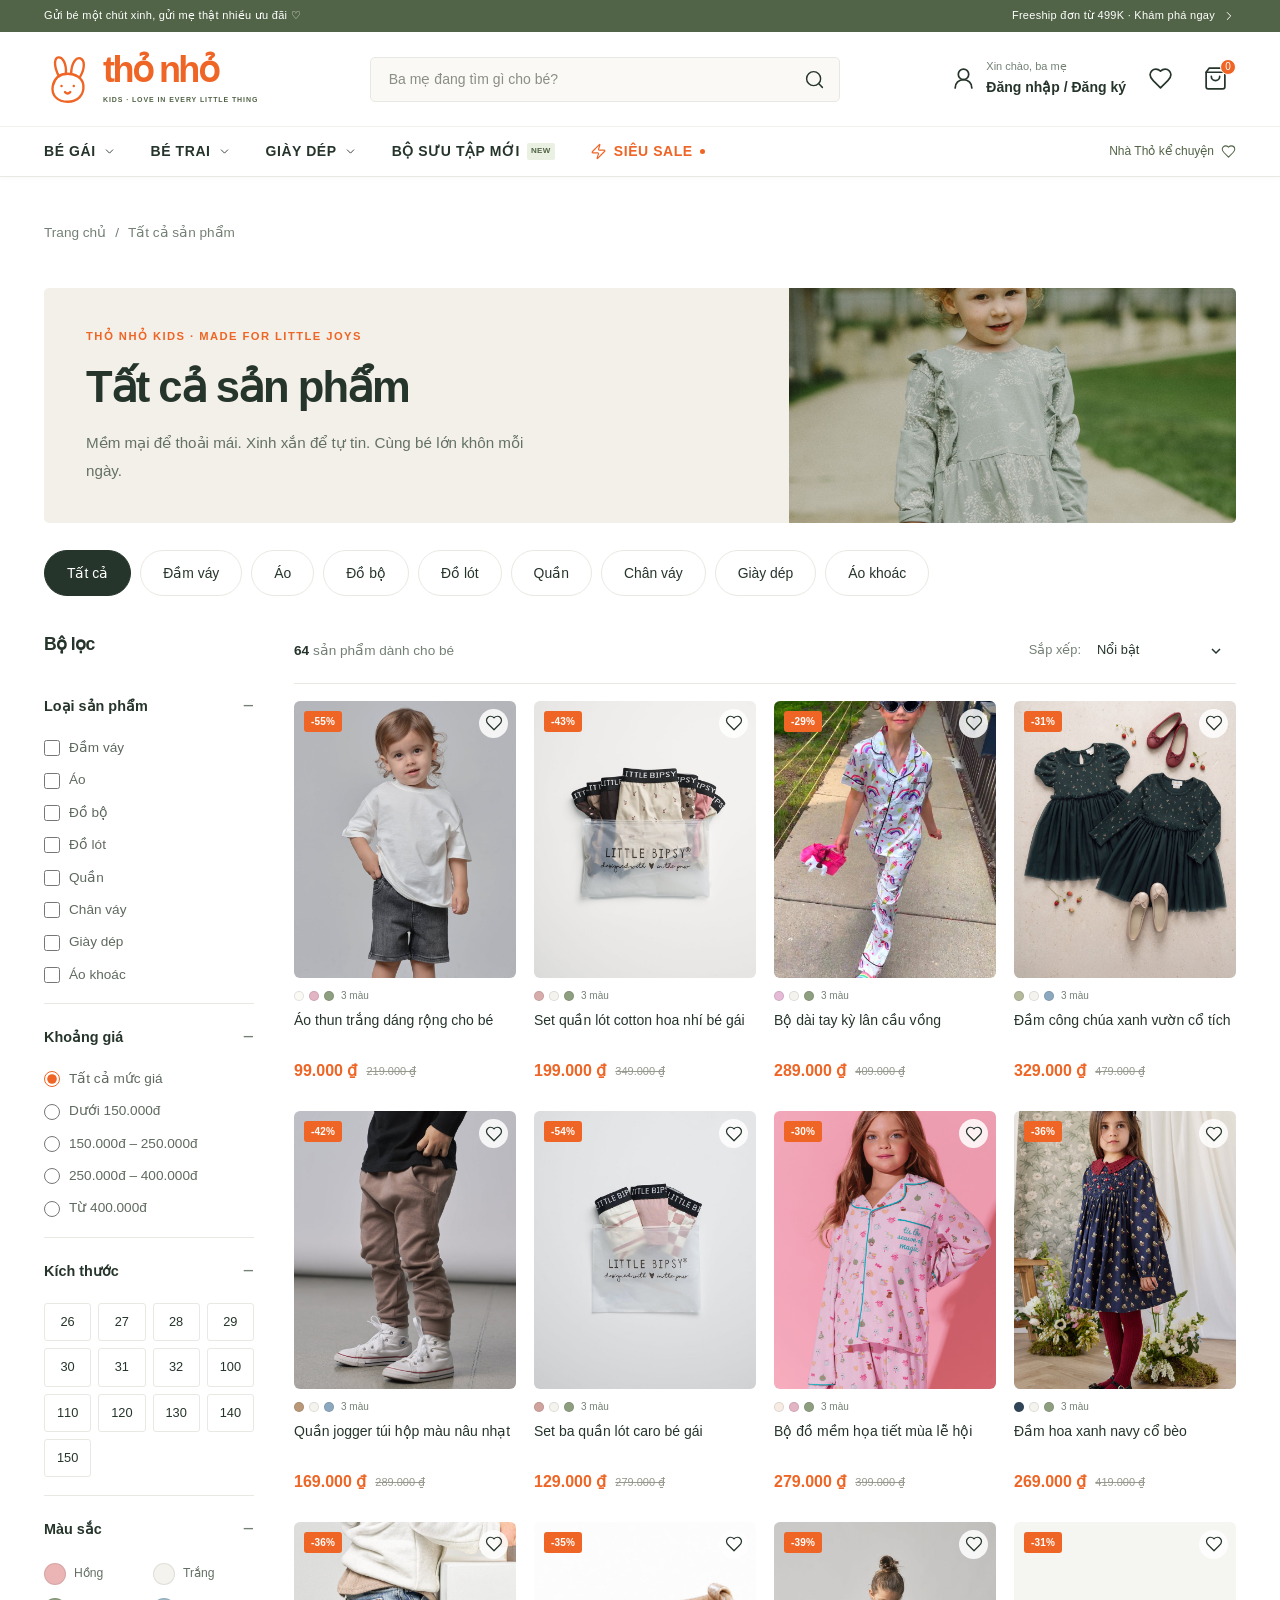
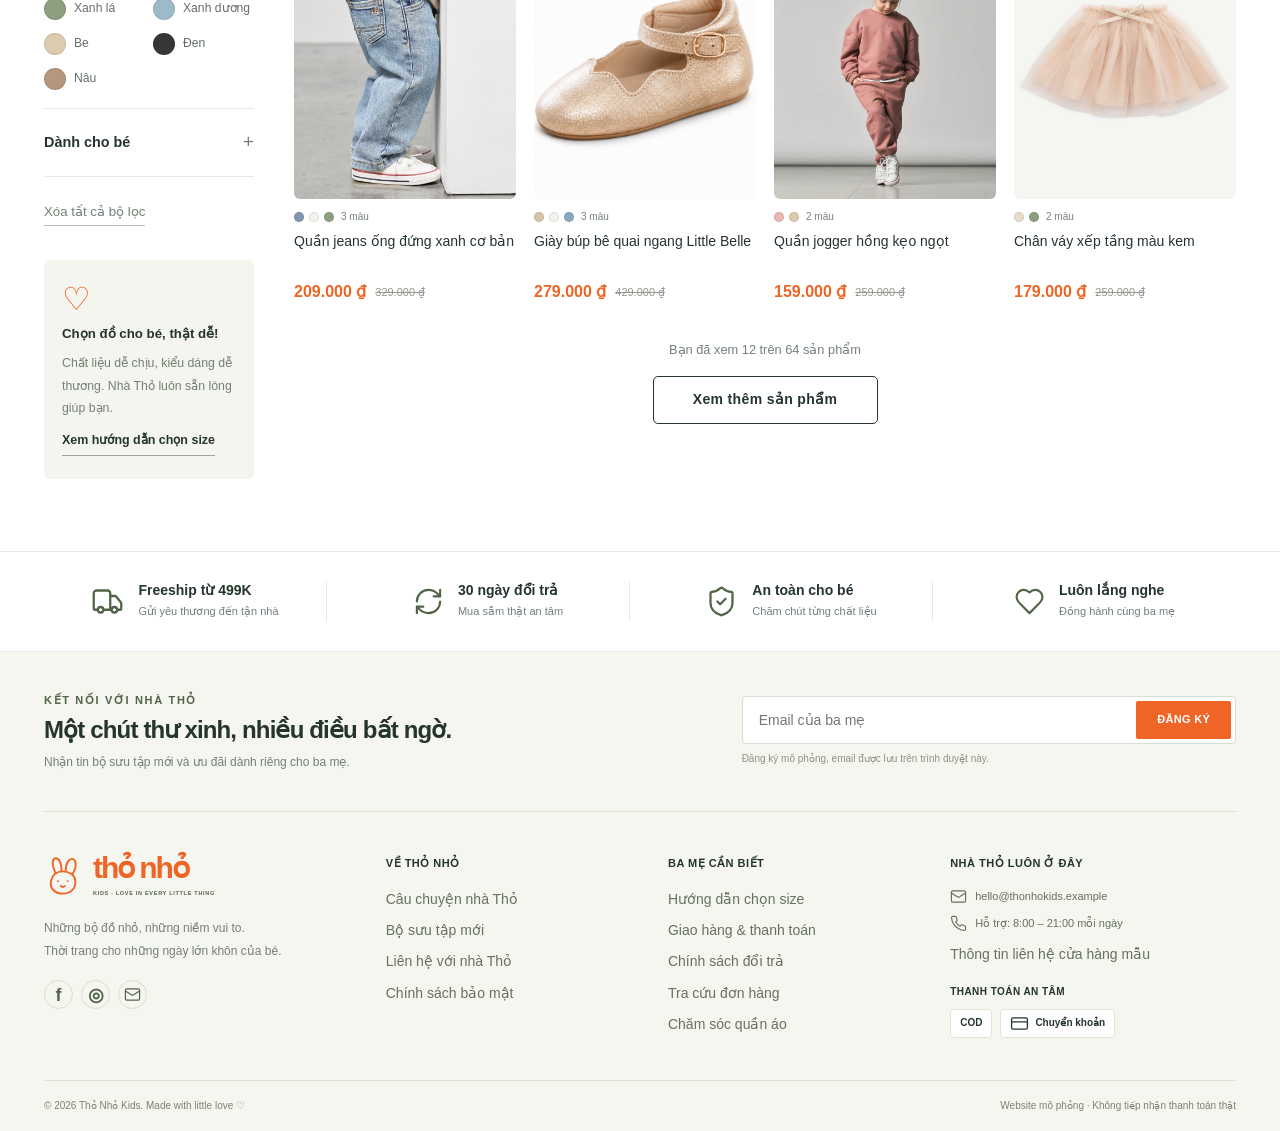
<file: products.html>
<!doctype html>
<html lang="vi">
<head>
  <link rel="icon" href="assets/favicon.svg" type="image/svg+xml">
  <meta charset="UTF-8">
  <meta name="viewport" content="width=device-width, initial-scale=1.0">
  <meta name="description" content="Khám phá thời trang trẻ em Thỏ Nhỏ Kids. Lựa chọn quần áo mềm mại, nhiều màu sắc cho bé gái và bé trai.">
  <title>Tất cả sản phẩm | Thỏ Nhỏ Kids</title>
  <link rel="stylesheet" href="css/style.css">
  <link rel="stylesheet" href="css/responsive.css">
  <link rel="stylesheet" href="css/catalog.css">
  <script defer src="js/data.js"></script>
  <script defer src="js/main.js"></script>
  <script defer src="js/cart.js"></script>
  <script defer src="js/products.js"></script>
</head>
<body data-page="products">
  <div id="site-header"></div>
  <main id="catalog-main" class="catalog-main container">
    <nav class="breadcrumb" aria-label="Đường dẫn"><a href="index.html">Trang chủ</a><span>/</span><span id="catalog-breadcrumb">Tất cả sản phẩm</span></nav>
    <section class="catalog-banner" aria-labelledby="catalog-title">
      <div class="catalog-banner-copy"><span class="eyebrow">THỎ NHỎ KIDS · MADE FOR LITTLE JOYS</span><h1 id="catalog-title">Một tủ đồ, ngàn niềm vui.</h1><p id="catalog-description">Mềm mại để thoải mái. Xinh xắn để tự tin. Cùng bé lớn khôn mỗi ngày.</p></div>
      <img id="catalog-banner-image" src="assets/images/girl-banner.jpg" alt="Thời trang trẻ em Thỏ Nhỏ Kids" fetchpriority="high">
    </section>
    <div id="catalog-category-pills" class="catalog-category-pills" aria-label="Danh mục nhanh"></div>
    <div class="catalog-layout">
      <button class="catalog-filter-shade" id="catalog-filter-shade" type="button" aria-label="Đóng bộ lọc" hidden></button>
      <aside class="catalog-filters" id="catalog-filters" aria-label="Lọc sản phẩm">
        <div class="filter-title"><h2>Bộ lọc</h2><button id="catalog-filter-close" type="button" class="icon-btn filter-close" aria-label="Đóng bộ lọc">✕</button></div>
        <form id="catalog-filter-form">
          <details open class="filter-group"><summary>Loại sản phẩm</summary><div id="filter-categories" class="filter-options"></div></details>
          <details open class="filter-group"><summary>Khoảng giá</summary><div class="filter-options">
            <label><input type="radio" name="price" value="all" checked> Tất cả mức giá</label>
            <label><input type="radio" name="price" value="0-150000"> Dưới 150.000đ</label>
            <label><input type="radio" name="price" value="150000-250000"> 150.000đ – 250.000đ</label>
            <label><input type="radio" name="price" value="250000-400000"> 250.000đ – 400.000đ</label>
            <label><input type="radio" name="price" value="400000-999999999"> Từ 400.000đ</label>
          </div></details>
          <details open class="filter-group"><summary>Kích thước</summary><div id="filter-sizes" class="filter-size-grid"></div></details>
          <details open class="filter-group"><summary>Màu sắc</summary><div id="filter-colors" class="filter-color-list"></div></details>
          <details class="filter-group"><summary>Dành cho bé</summary><div class="filter-options"><label><input type="radio" name="gender" value="all" checked> Tất cả</label><label><input type="radio" name="gender" value="girl"> Bé gái</label><label><input type="radio" name="gender" value="boy"> Bé trai</label></div></details>
          <button class="filter-clear" id="filter-clear" type="button">Xóa tất cả bộ lọc</button>
        </form>
        <div class="filter-help"><span class="filter-help-icon">♡</span><strong>Chọn đồ cho bé, thật dễ!</strong><p>Chất liệu dễ chịu, kiểu dáng dễ thương. Nhà Thỏ luôn sẵn lòng giúp bạn.</p><button type="button" class="text-link" id="catalog-size-help">Xem hướng dẫn chọn size</button></div>
      </aside>
      <section class="catalog-results" aria-label="Danh sách sản phẩm">
        <div class="catalog-toolbar"><p id="catalog-count" role="status" aria-live="polite">Đang tải sản phẩm…</p><div class="catalog-toolbar-actions"><button type="button" class="filter-toggle btn btn-outline" id="catalog-filter-open">Bộ lọc</button><label class="sort-label"><span>Sắp xếp:</span><select id="catalog-sort" aria-label="Sắp xếp sản phẩm"><option value="featured">Nổi bật</option><option value="newest">Mới nhất</option><option value="price-asc">Giá: thấp đến cao</option><option value="price-desc">Giá: cao đến thấp</option></select></label></div></div>
        <div id="catalog-active-filters" class="active-filters"></div>
        <div class="product-grid catalog-product-grid" id="catalog-grid" aria-live="polite"></div>
        <div id="catalog-empty" class="catalog-empty" hidden><div class="empty-illustration" aria-hidden="true">⌕</div><h2>Chưa tìm thấy món đồ phù hợp</h2><p>Thử một từ khóa khác hoặc giảm bớt bộ lọc nhé.</p><button type="button" class="btn btn-primary" id="catalog-reset">Xem tất cả sản phẩm</button></div>
        <div class="catalog-load-more"><p id="catalog-progress"></p><button id="catalog-load-more" class="btn btn-outline" type="button">Xem thêm sản phẩm</button></div>
      </section>
    </div>
    <noscript><p class="catalog-empty">Bạn cần bật JavaScript để tìm kiếm và lọc sản phẩm.</p></noscript>
  </main>
  <div id="site-footer"></div>
</body>
</html>
</file>
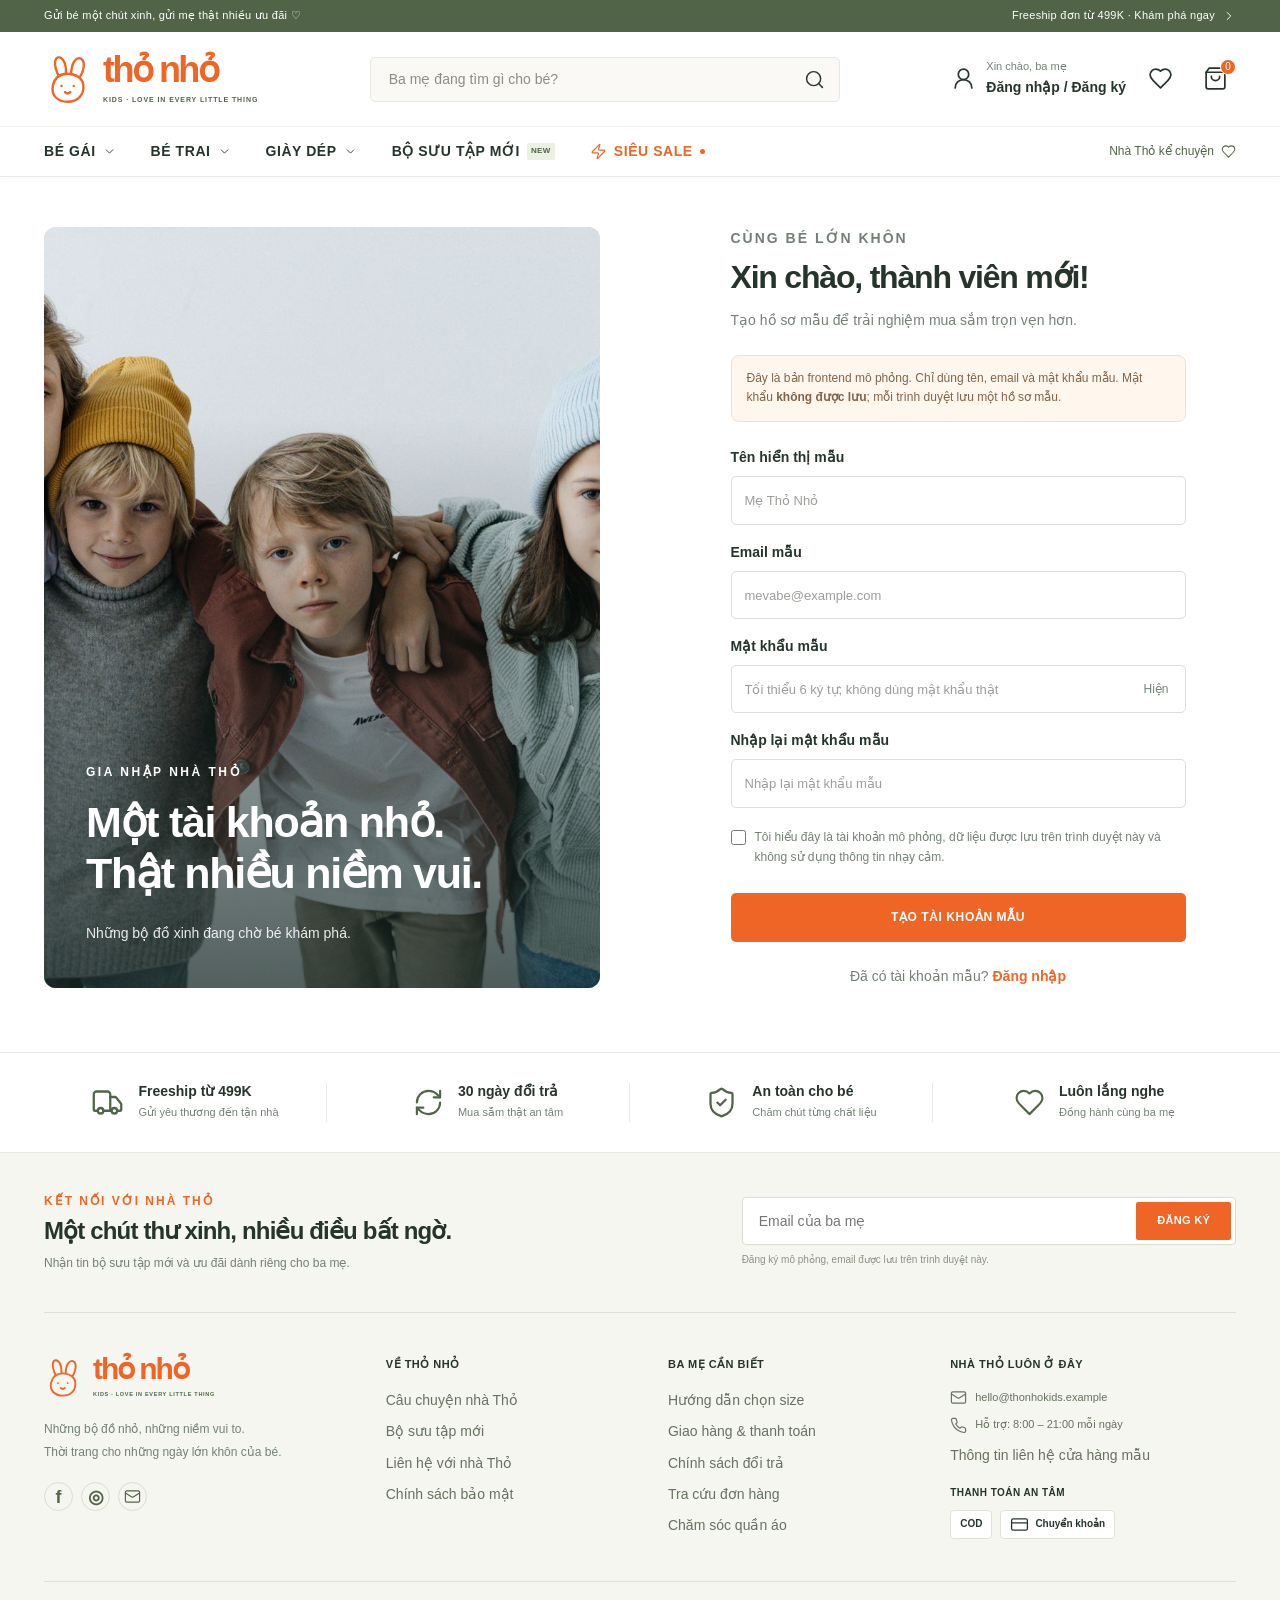
<file: register.html>
<!DOCTYPE html>
<html lang="vi">
<head>
  <link rel="icon" href="assets/favicon.svg" type="image/svg+xml"><meta charset="UTF-8"><meta name="viewport" content="width=device-width, initial-scale=1"><meta name="description" content="Tạo tài khoản mẫu và khám phá thế giới thời trang Thỏ Nhỏ Kids."><title>Đăng ký | Thỏ Nhỏ Kids</title><link rel="stylesheet" href="css/style.css"><link rel="stylesheet" href="css/responsive.css"><link rel="stylesheet" href="css/commerce.css"><script defer src="js/data.js"></script><script defer src="js/main.js"></script><script defer src="js/cart.js"></script><script defer src="js/auth.js"></script></head>
<body data-page="register"><div id="site-header"></div><main class="container auth-page" id="main-content"><div class="auth-visual"><img src="assets/images/hero-1.jpg" alt="Những khoảnh khắc rực rỡ cùng thời trang trẻ em" width="720" height="900"><div><p>GIA NHẬP NHÀ THỎ</p><h2>Một tài khoản nhỏ.<br>Thật nhiều niềm vui.</h2><span>Những bộ đồ xinh đang chờ bé khám phá.</span></div></div><section class="auth-card"><p class="eyebrow">CÙNG BÉ LỚN KHÔN</p><h1>Xin chào, thành viên mới!</h1><p>Tạo hồ sơ mẫu để trải nghiệm mua sắm trọn vẹn hơn.</p><div class="demo-notice">Đây là bản frontend mô phỏng. Chỉ dùng tên, email và mật khẩu mẫu. Mật khẩu <strong>không được lưu</strong>; mỗi trình duyệt lưu một hồ sơ mẫu.</div><form id="register-form" novalidate><div class="form-field"><label for="register-name">Tên hiển thị mẫu</label><input id="register-name" name="name" autocomplete="name" placeholder="Mẹ Thỏ Nhỏ" maxlength="80" required><small id="error-name" class="field-error"></small></div><div class="form-field"><label for="register-email">Email mẫu</label><input id="register-email" name="email" type="email" autocomplete="email" placeholder="mevabe@example.com" maxlength="120" required><small id="error-email" class="field-error"></small></div><div class="form-field"><label for="register-password">Mật khẩu mẫu</label><div class="password-field"><input id="register-password" name="password" type="password" autocomplete="new-password" placeholder="Tối thiểu 6 ký tự; không dùng mật khẩu thật" minlength="6" maxlength="100" required><button type="button" class="password-toggle" aria-label="Hiện mật khẩu" data-password-target="register-password">Hiện</button></div><small id="error-password" class="field-error"></small></div><div class="form-field"><label for="register-confirm">Nhập lại mật khẩu mẫu</label><input id="register-confirm" name="confirm" type="password" autocomplete="new-password" placeholder="Nhập lại mật khẩu mẫu" maxlength="100" required><small id="error-confirm" class="field-error"></small></div><label class="terms-check"><input type="checkbox" id="register-consent" name="consent" required><span>Tôi hiểu đây là tài khoản mô phỏng, dữ liệu được lưu trên trình duyệt này và không sử dụng thông tin nhạy cảm.</span></label><small id="error-consent" class="field-error"></small><p id="auth-error" class="form-alert" role="alert" hidden></p><button class="btn btn-primary auth-submit" type="submit">TẠO TÀI KHOẢN MẪU</button></form><p class="auth-switch">Đã có tài khoản mẫu? <a href="login.html" data-auth-link="login.html">Đăng nhập</a></p></section></main><div id="site-footer"></div></body></html>
</file>
<file: css/style.css>
/* Original Thỏ Nhỏ Kids visual system. All fonts and icons are served locally. */
@font-face{font-family:Lora;src:url('../assets/fonts/lora-regular.ttf') format('truetype');font-style:normal;font-weight:400 700;font-display:swap}
@font-face{font-family:Lora;src:url('../assets/fonts/lora-italic.ttf') format('truetype');font-style:italic;font-weight:400 700;font-display:swap}
:root{--orange:#ee6525;--orange-dark:#cc4b13;--ink:#26352b;--muted:#748075;--line:#e8e9e2;--cream:#faf9f5;--green:#526447;--red:#d74935;--radius:10px;--shadow:0 12px 40px #26352b12;--container:1320px}
*,*::before,*::after{box-sizing:border-box}html{scroll-behavior:smooth;scroll-padding-top:160px}body{margin:0;color:var(--ink);font-family:"Segoe UI",Arial,sans-serif;font-size:16px;line-height:1.6;background:#fff;-webkit-font-smoothing:antialiased}body.modal-open,body.cart-open,body.menu-open{overflow:hidden}h1,h2,h3,h4,p{margin:0}h1,h2,h3,h4{line-height:1.25}h1,h2,h3{letter-spacing:-.035em}a{color:inherit;text-decoration:none}button,input,select,textarea{font:inherit}button,a,input,select,textarea{-webkit-tap-highlight-color:transparent}button{color:inherit;cursor:pointer}button:disabled{cursor:not-allowed;opacity:.55}button{border:0;background:none}a,button,input,select,textarea,summary{outline-offset:4px}a:focus-visible,button:focus-visible,summary:focus-visible{outline:2px solid var(--orange)}input:focus,select:focus,textarea:focus{outline:2px solid #ee652580;outline-offset:1px}img{max-width:100%;height:auto;display:block}svg{vertical-align:middle;flex-shrink:0}fieldset{padding:0;border:0;margin:0}legend{padding:0}input[type=checkbox],input[type=radio]{accent-color:var(--orange)}select{appearance:none;background-image:url("data:image/svg+xml,%3Csvg xmlns='http://www.w3.org/2000/svg' width='16' height='16' fill='none' stroke='%2326352b' stroke-width='1.5'%3E%3Cpath d='m4 6 4 4 4-4'/%3E%3C/svg%3E");background-repeat:no-repeat;background-position:right 12px center;padding-right:36px!important}::selection{background:#ffdabf;color:#26352b}[hidden]{display:none!important}.container{width:min(var(--container),calc(100% - 88px));margin-inline:auto}.section{padding-block:60px}.sr-only{position:absolute;width:1px;height:1px;padding:0;margin:-1px;overflow:hidden;clip:rect(0,0,0,0);white-space:nowrap;border:0}.skip-link{position:fixed;left:16px;top:-80px;background:#fff;border:2px solid var(--orange);z-index:200;padding:12px 20px}.skip-link:focus{top:10px}.btn{min-height:48px;padding:13px 25px;border:1px solid transparent;border-radius:5px;display:inline-flex;align-items:center;justify-content:center;gap:10px;font-size:14px;font-weight:650;line-height:1.4;letter-spacing:.025em;transition:background .2s,transform .2s,border-color .2s}.btn:hover{transform:translateY(-2px)}.btn-primary{background:var(--orange);color:#fff}.btn-primary:hover{background:var(--orange-dark)}.btn-outline{border-color:var(--ink);background:#fff;color:var(--ink)}.btn-outline:hover{background:var(--cream)}.btn-dark{background:var(--ink);color:#fff}.btn-dark:hover{background:#142218}.btn-light{background:#fff;color:var(--ink)}.full-width{width:100%}.text-link{display:inline-flex;align-items:center;gap:6px;font-size:14px;font-weight:600;white-space:nowrap;transition:color .2s}.text-link:hover{color:var(--orange)}.icon-btn{display:inline-flex;justify-content:center;align-items:center;width:40px;height:40px;border-radius:50%;transition:background .2s,color .2s}.icon-btn:hover{background:#f3f3ed;color:var(--orange)}.circle-btn{display:inline-flex;width:38px;height:38px;align-items:center;justify-content:center;background:#fff;border:1px solid var(--line);border-radius:50%;transition:background .2s,color .2s}.circle-btn:hover{background:var(--ink);color:#fff;border-color:var(--ink)}.eyebrow{font-size:11px;letter-spacing:.15em;font-weight:650;line-height:1.7;color:var(--green);text-transform:uppercase}.section-heading{display:flex;align-items:center;justify-content:space-between;gap:24px;margin-bottom:27px}.section-heading h2{font-size:31px;font-weight:650;margin-top:5px}.section-heading h3{font-size:23px}.section-heading>.text-link{border-bottom:1px solid #26352b66;padding-bottom:3px}.breadcrumb{display:flex;gap:9px;align-items:center;flex-wrap:wrap;font-size:14px;color:var(--muted);padding-block:22px}.breadcrumb a:hover{color:var(--orange)}.breadcrumb svg{width:13px}.form-error{color:var(--red);font-size:14px;margin:9px 0;min-height:0}.form-error:empty{display:none}.muted{color:var(--muted)}
/* Header and navigation */
#site-header{position:sticky;top:-32px;z-index:80}.announcement{height:32px;background:var(--green);color:#fff;font-size:11px;letter-spacing:.025em}.announcement>.container{display:flex;justify-content:space-between;align-items:center;height:100%}.announcement a{display:flex;align-items:center;gap:7px}.site-header{background:#fff;box-shadow:0 2px 5px #26352b06}.header-main{display:flex;align-items:center;justify-content:space-between;gap:34px;height:94px}.brand{display:flex;align-items:center;gap:10px;color:var(--orange);flex-shrink:0;line-height:1}.brand-rabbit{height:56px;width:49px}.brand>span{font-size:36px;font-weight:800;letter-spacing:-.07em;white-space:nowrap}.brand small{display:block;color:var(--green);font-weight:600;font-size:7px;letter-spacing:.13em;line-height:1.8;margin-top:6px}.search-form{position:relative;max-width:470px;flex:1}.search-form>input{background:var(--cream);border:1px solid #e7e8e1;border-radius:5px;width:100%;height:45px;font-size:14px;padding:10px 48px 10px 18px}.search-form>input::placeholder{color:#8a8e84}.search-form>button{position:absolute;right:5px;top:3px;width:40px;height:39px;display:grid;place-items:center}.header-actions{display:flex;align-items:center;gap:15px}.header-account{display:flex;align-items:center;gap:10px}.header-account small{display:block;font-size:11px;font-weight:400;color:var(--muted);line-height:1.4}.header-account b{font-size:12px;font-weight:600;white-space:nowrap}.cart-toggle{position:relative}.cart-count{background:var(--orange);color:#fff;position:absolute;right:0;top:0;font-size:10px;min-width:16px;height:16px;border-radius:50%;display:grid;place-items:center;line-height:1;border:1px solid #fff}.main-nav{border-top:1px solid #f1f1eb;border-bottom:1px solid var(--line)}.nav-inner{display:flex;align-items:center;justify-content:space-between;height:49px}.nav-links{display:flex;align-items:stretch;gap:35px;list-style:none;padding:0;margin:0;height:100%}.nav-links>li{display:flex;align-items:center}.nav-links>li>a{display:flex;align-items:center;gap:7px;height:100%;font-size:12px;font-weight:700;letter-spacing:.04em;position:relative}.nav-links>li>a:after{content:"";position:absolute;bottom:0;left:0;width:100%;height:2px;background:var(--orange);transform:scaleX(0);transition:transform .2s}.nav-links>li:hover>a:after,.nav-links>li:focus-within>a:after{transform:scaleX(1)}.nav-links>li>a:hover{color:var(--orange)}.nav-new{font-size:8px;background:#eaf0e2;color:#526447;letter-spacing:.05em;border-radius:2px;padding:2px 4px}.nav-sale{color:var(--orange)!important}.nav-sale-dot{width:5px;height:5px;background:var(--orange);border-radius:50%}.nav-story{font-size:12px;display:flex;align-items:center;gap:7px;color:var(--green)}.mega-menu{display:none;position:absolute;top:100%;left:0;width:100%;background:#fff;box-shadow:0 16px 25px #26352b15;border-top:1px solid var(--line)}.has-mega:hover .mega-menu,.has-mega:focus-within .mega-menu{display:block;animation:menu-in .15s ease}.mega-inner{display:flex;gap:54px;padding-block:28px}.mega-inner>div{flex:1;min-width:120px}.mega-inner>div>a{display:block;font-size:14px;padding:5px 0;color:#667064}.mega-inner>div>a:hover{color:var(--orange)}.mega-inner .mega-title{font-size:12px;font-weight:700;color:var(--ink);margin-bottom:7px}.mega-inner .mega-all{color:var(--orange);font-size:12px;margin-top:6px}.mega-feature{width:210px;flex-shrink:0}.mega-feature img{width:100%;height:155px;object-fit:cover;object-position:center 35%;border-radius:5px}.mega-feature span{font-size:13px;display:block;margin-top:8px}.mobile-menu-toggle,.mobile-menu{display:none}.search-suggestions{position:absolute;top:calc(100% + 8px);left:0;right:0;background:#fff;border:1px solid var(--line);border-radius:6px;box-shadow:var(--shadow);overflow:hidden;max-height:70vh;overflow-y:auto;z-index:100}.search-label{font-size:10px;font-weight:700;letter-spacing:.12em;color:var(--muted);padding:14px 16px 7px}.search-result{display:flex;align-items:center;gap:12px;padding:8px 15px}.search-result:hover{background:var(--cream)}.search-result img{height:58px;width:48px;object-fit:cover;border-radius:4px;background:var(--cream)}.search-result>span{font-size:12px;line-height:1.5;flex:1}.search-result b{display:block;color:var(--orange);font-size:12px}.search-see-all{display:flex;justify-content:space-between;gap:10px;font-size:12px;background:var(--cream);padding:13px 16px}.search-no-results{font-size:13px;padding:12px 16px}
/* Home page */
.hero{position:relative;background:#e8eddf;overflow:hidden}.hero-slides{height:490px}.hero-slide{position:absolute;inset:0;display:grid;grid-template-columns:45% 55%;opacity:0;visibility:hidden;transition:opacity .65s,visibility .65s;background:#e8eddf}.hero-slide.is-active{opacity:1;visibility:visible}.hero-copy{position:relative;align-self:center;padding:35px 20px 60px max(44px,calc((100vw - 1320px)/2));z-index:2}.hero-copy>.eyebrow{font-size:10px;letter-spacing:.17em;display:flex;align-items:center;gap:8px}.tiny-spark{color:var(--orange);font-size:22px}.hero h1,.hero h2{font-family:Georgia,"Times New Roman",serif;font-size:clamp(42px,4.4vw,68px);line-height:1.09;letter-spacing:-.045em;font-weight:500;margin-block:19px 22px}.hero h1 em,.hero h2 em{font-weight:400;color:var(--green)}.hero-copy>p:not(.eyebrow){font-size:14px;color:#5f6a5b;line-height:1.8}.hero-copy .btn{margin-top:25px;font-size:11px;padding:14px 23px;min-height:45px;border-radius:3px}.hero-note{margin-top:19px;color:#64715d;font-size:12px;display:flex;align-items:center;gap:8px}.hero-doodle{font-size:20px;color:var(--orange)}.hero-photo{display:block;height:490px;overflow:hidden;position:relative}.hero-photo:after{content:"";position:absolute;inset:0;background:linear-gradient(90deg,#e8eddf 0%,transparent 16%,transparent 80%,#00000008 100%)}.hero-photo img{height:100%;width:100%;object-fit:cover;object-position:center 40%}.photo-label{position:absolute;bottom:27px;right:32px;text-align:right;color:#fff;font-size:9px;letter-spacing:.15em;z-index:2;text-shadow:0 1px 6px #0005}.photo-label b{font-family:Georgia,serif;font-size:14px;font-style:italic;font-weight:400;letter-spacing:0}.hero-stamp{position:absolute;left:41%;bottom:83px;width:99px;height:99px;z-index:3;color:var(--green);border:1px solid #63745766;border-radius:50%;display:flex;align-items:center;justify-content:center;flex-direction:column;font-size:25px;font-weight:650;line-height:1.3;background:#eef0e6e8;transform:rotate(-13deg)}.hero-stamp small{font-size:9px;letter-spacing:.12em;font-weight:500}.hero-stamp>span{font-size:19px;color:var(--orange);line-height:1.2}.slide-peach{background:#f8e4db}.slide-peach .hero-photo:after{background:linear-gradient(90deg,#f8e4db,transparent 18%)}.slide-peach .hero-photo img{object-position:center 65%}.slide-blue{background:#e0e9e9}.slide-blue .hero-photo:after{background:linear-gradient(90deg,#e0e9e9,transparent 18%)}.hero-controls{position:absolute;z-index:5;bottom:19px;left:max(44px,calc((100vw - 1320px)/2));display:flex;gap:13px;align-items:center}.hero-controls .circle-btn{width:28px;height:28px;background:transparent;border-color:#64715d40}.hero-controls .circle-btn svg{width:14px}.hero-controls .circle-btn:hover{background:#fff;color:var(--ink)}.hero-dots{display:flex;gap:7px;align-items:center}.hero-dots button{width:6px;height:6px;border-radius:5px;background:#9ba98f;padding:0;transition:width .3s}.hero-dots button.is-active{width:23px;background:var(--green)}.hero-pause{display:grid;place-items:center;padding:4px;color:var(--green)}.hero-pause svg{width:13px}.benefit-strip{border-bottom:1px solid var(--line);background:#fff}.benefit-strip>.container{display:flex;justify-content:space-between;gap:16px;padding-block:17px}.benefit-strip span{font-size:12px;display:flex;align-items:center;gap:7px}.benefit-strip svg{width:19px;color:var(--green);margin-right:3px}.benefit-strip b{font-weight:650}.category-section{padding-top:42px;padding-bottom:47px}.category-list{display:grid;grid-template-columns:repeat(8,1fr);gap:28px}.category-item{text-align:center}.category-item>div{width:100%;aspect-ratio:1;border-radius:50%;background:#f4f2eb;overflow:hidden;border:6px solid #f7f6f1;transition:transform .25s,border-color .25s}.category-item img{width:100%;height:100%;object-fit:cover;mix-blend-mode:multiply}.category-item:nth-child(2n)>div{background:#f2eee9}.category-item:nth-child(3n)>div{background:#edf0e7}.category-item h3{font-size:14px;font-weight:600;margin-top:14px;letter-spacing:0}.category-item:hover>div{transform:translateY(-5px);border-color:#fbe4d6}.category-item:hover h3{color:var(--orange)}.orange-friday{min-height:295px;border-radius:7px;background:#f36c2d;display:grid;grid-template-columns:40% 28% 32%;overflow:hidden;position:relative;color:#fff}.sale-intro{padding:27px 38px;position:relative}.sale-tag{font-size:8px;letter-spacing:.16em;line-height:1.5}.sale-intro h2{font-size:45px;line-height:.96;letter-spacing:-.05em;font-weight:850;position:relative;width:max-content;margin-top:12px}.sale-intro h2>span:first-of-type{font-weight:450;letter-spacing:.04em}.sale-star{position:absolute;right:-70px;top:1px;font-size:80px;color:#ffbf7f;line-height:1}.sale-intro p{font-size:12px;margin-top:12px}.sale-intro .btn{font-size:10px;min-height:34px;margin-top:14px;padding:9px 17px;border-radius:3px}.sale-number{display:flex;flex-direction:column;align-items:center;justify-content:center;border-left:1px solid #ffffff42;margin-block:34px;line-height:1.1;z-index:2}.sale-number>small{font-size:12px;letter-spacing:.2em}.sale-number>strong{font-size:116px;letter-spacing:-.07em;font-weight:750}.sale-number>strong>span{font-size:50px;display:inline-block;vertical-align:top;padding-top:20px;letter-spacing:-.05em}.sale-number>span{font-size:9px;letter-spacing:.12em}.sale-photo{position:relative}.sale-photo img{width:100%;height:100%;position:absolute;inset:0;object-fit:cover;object-position:center 35%;mix-blend-mode:luminosity;opacity:.87}.sale-photo:after{content:"";position:absolute;inset:0;background:linear-gradient(90deg,#f36c2d,transparent 35%)}.sale-round{position:absolute;right:17px;bottom:15px;background:#f7f0d9;color:var(--ink);border-radius:50%;width:89px;height:89px;display:flex;align-items:center;justify-content:center;text-align:center;font-size:12px;font-weight:750;line-height:1.2;transform:rotate(12deg);z-index:1}.product-grid{display:grid;grid-template-columns:repeat(4,minmax(0,1fr));gap:30px 21px}.home-products{grid-template-columns:repeat(5,minmax(0,1fr))}.product-card{min-width:0;position:relative}.product-image{position:relative;background:#f5f5f1;border-radius:6px;overflow:hidden;aspect-ratio:4/5}.product-image>a{display:block;height:100%;width:100%}.product-image img{width:100%;height:100%;object-fit:cover;transition:transform .55s}.product-card:hover .product-image img{transform:scale(1.045)}.product-badges{position:absolute;top:10px;left:10px;display:flex;gap:5px;pointer-events:none}.discount-badge,.new-badge{font-size:10px;letter-spacing:.02em;padding:4px 7px;background:var(--orange);color:#fff;border-radius:3px;line-height:1.3;font-weight:650}.new-badge{background:var(--green)}.favorite-btn{position:absolute;right:8px;top:8px;width:29px;height:29px;display:grid;place-items:center;background:#ffffffd9;border-radius:50%;transition:color .2s,transform .2s}.favorite-btn:hover{transform:scale(1.1);color:var(--orange)}.favorite-btn.is-saved{color:var(--orange)}.favorite-btn.is-saved svg{fill:#ee652522}.quick-add{position:absolute;bottom:10px;left:10px;right:10px;background:#ffffffed;border-radius:4px;display:flex;align-items:center;justify-content:center;gap:6px;min-height:33px;font-size:11px;font-weight:650;transform:translateY(55px);transition:transform .25s,background .2s;box-shadow:0 2px 8px #0001}.quick-add:hover{background:var(--orange);color:white}.product-card:hover .quick-add,.product-card:focus-within .quick-add{transform:translateY(0)}.product-info{padding-top:11px}.product-color-dots{display:flex;gap:5px;align-items:center;height:14px;margin-bottom:7px}.product-color-dots>span{width:10px;height:10px;border-radius:50%;border:1px solid #0000001a;background:var(--swatch)}.product-color-dots small{font-size:10px;color:var(--muted);margin-left:2px}.product-info h3{font-size:13px;line-height:1.6;font-weight:500;letter-spacing:0;display:-webkit-box;-webkit-line-clamp:2;-webkit-box-orient:vertical;overflow:hidden;min-height:42px}.product-info h3 a:hover{color:var(--orange)}.product-price{display:flex;gap:9px;align-items:center;flex-wrap:wrap;margin-top:5px;line-height:1.5}.product-price strong{font-size:15px;font-weight:650;color:var(--orange)}.product-price del{font-size:11px;color:#95998e}.flash-section{background:#fbf5ed;padding-block:45px}.flash-heading h2{display:flex;align-items:center;gap:8px;font-size:33px}.flash-heading h2>svg{color:var(--orange);width:28px;height:32px;fill:#ee65251a}.countdown-wrap{display:flex;align-items:center;gap:16px}.countdown-wrap>span{font-size:12px;color:#7d8373}.countdown{display:flex;align-items:flex-start;gap:7px}.countdown>span{width:40px;height:39px;background:var(--ink);color:#fff;text-align:center;font-size:20px;line-height:39px;font-weight:650;border-radius:4px;position:relative}.countdown>span>small{position:absolute;top:40px;left:0;right:0;color:#798270;font-size:7px;letter-spacing:.07em;line-height:1.7;font-weight:500}.countdown>b{line-height:36px;font-size:18px}.countdown-wrap{padding-bottom:12px}.flash-section .product-image{background:#fff}.sold-progress{height:18px;border-radius:20px;background:#f5d9bc;margin-top:11px;position:relative;overflow:hidden}.sold-progress>span{position:absolute;height:100%;left:0;top:0;border-radius:20px;background:#ee9b54}.sold-progress small{position:relative;display:flex;align-items:center;justify-content:center;gap:3px;font-size:9px;line-height:18px;color:#7a3916;font-weight:600}.flash-buy{width:100%;display:flex;align-items:center;justify-content:center;gap:9px;color:var(--orange);border:1px solid #ee652555;border-radius:4px;font-size:12px;font-weight:600;margin-top:10px;padding:7px 10px;transition:background .2s,color .2s}.flash-buy:hover{background:var(--orange);color:#fff}.demo-stock-note{font-size:10px;text-align:center;color:#909584;margin-top:24px}.fashion-section{padding-block:58px 12px}.fashion-layout{display:grid;grid-template-columns:28% 1fr;gap:27px}.fashion-banner{position:relative;border-radius:6px;overflow:hidden;min-height:580px;background:#e7e9df}.fashion-banner img{width:100%;height:100%;position:absolute;inset:0;object-fit:cover;object-position:center 35%;transition:transform .7s}.fashion-banner:hover img{transform:scale(1.03)}.fashion-banner:after{content:"";position:absolute;inset:0;background:linear-gradient(0deg,#26352baa,transparent 65%)}.fashion-banner>div{position:absolute;bottom:28px;left:25px;right:20px;z-index:1;color:#fff}.fashion-banner small{font-size:9px;letter-spacing:.12em}.fashion-banner h3{font-family:Georgia,serif;font-size:36px;font-weight:400;margin-block:9px 16px;line-height:1.12;letter-spacing:-.04em}.fashion-banner>div>span{display:flex;align-items:center;gap:7px;font-size:12px}.category-tabs{display:flex;gap:24px;border-bottom:1px solid var(--line);margin-bottom:21px;min-height:39px;overflow-x:auto}.category-tabs>button{font-size:13px;white-space:nowrap;padding:0 1px 12px;position:relative}.category-tabs>button.is-active{color:var(--orange);font-weight:650}.category-tabs>button.is-active:after{content:"";position:absolute;left:0;right:0;bottom:0;height:2px;background:var(--orange)}.fashion-products{grid-template-columns:repeat(3,minmax(0,1fr));gap:24px 18px}.fashion-products .product-image{aspect-ratio:1}.fashion-products .product-info h3{font-size:12px;line-height:1.5;min-height:36px}.fashion-products .product-price strong{font-size:14px}.collection-section{background:var(--cream);margin-top:60px;padding-block:55px}.collection-grid{display:grid;grid-template-columns:1fr 1fr;gap:26px}.collection-card{height:400px;border-radius:6px;overflow:hidden;position:relative;background:#c5cbb8}.collection-card img{width:100%;height:100%;object-fit:cover;object-position:center 35%;transition:transform .6s}.collection-card:hover img{transform:scale(1.035)}.collection-card:after{content:"";position:absolute;inset:0;background:linear-gradient(0deg,#132017a6,transparent 75%)}.collection-card>div{position:absolute;bottom:28px;left:29px;z-index:1;color:#fff}.collection-card small{font-size:10px;letter-spacing:.15em}.collection-card h3{font-family:Georgia,serif;font-weight:400;font-size:46px;margin-block:9px 14px}.collection-card>div>span{font-size:12px;display:flex;align-items:center;gap:7px}.collection-products-heading{margin-top:38px;margin-bottom:22px}.collection-products-heading h3{font-size:21px;font-weight:600}.slider-actions{display:flex;gap:9px}.product-slider{display:grid;grid-auto-flow:column;grid-auto-columns:calc((100% - 84px)/5);gap:21px;overflow-x:auto;scrollbar-width:thin;scrollbar-color:#d5dace transparent;scroll-snap-type:x mandatory;padding-bottom:15px}.product-slider>.product-card{scroll-snap-align:start}.brand-story{text-align:center;padding-block:60px 65px}.story-mark{font-size:43px;line-height:1.2;color:var(--orange);margin-bottom:12px}.brand-story h2{font-family:Georgia,serif;font-size:39px;font-weight:400;margin-top:9px}.brand-story>p:not(.eyebrow){font-size:14px;color:var(--muted);line-height:1.9;margin-top:17px}.brand-story .text-link{margin-top:21px;color:var(--orange)}
/* Footer */
.promise-section{border-top:1px solid var(--line);border-bottom:1px solid var(--line);background:#fff}.promise-grid{display:grid;grid-template-columns:repeat(4,1fr);gap:20px;padding-block:30px}.promise-grid>div{display:flex;align-items:center;justify-content:center;gap:14px;border-right:1px solid var(--line)}.promise-grid>div:last-child{border:0}.promise-grid>div>svg{color:var(--green)}.promise-grid h3{font-size:14px;font-weight:650;letter-spacing:0}.promise-grid p{font-size:11px;color:var(--muted);margin-top:4px}.site-footer{background:#f5f6f0}.newsletter{display:grid;grid-template-columns:1.3fr 1fr;gap:55px;align-items:center;padding-block:39px;border-bottom:1px solid #dde1d5}.newsletter h2{font-size:24px;font-weight:600;margin-top:5px}.newsletter p:not(.eyebrow){font-size:12px;color:var(--muted);margin-top:8px}.newsletter-input{display:flex;border:1px solid #d9ded0;background:#fff;border-radius:4px;overflow:hidden;padding:4px}.newsletter-input input{border:0;background:#fff;min-width:0;flex:1;font-size:13px;padding:8px 12px}.newsletter-input>.btn{font-size:11px;min-height:38px;padding:10px 20px;flex-shrink:0;border-radius:2px}.newsletter form>small{font-size:10px;color:#8b9284;display:block;margin-top:7px}.footer-main{display:grid;grid-template-columns:1.25fr 1fr 1fr 1.2fr;gap:44px;padding-block:41px 35px}.footer-brand .brand-rabbit{height:45px;width:39px}.footer-brand>span{font-size:30px}.footer-brand small{font-size:5.5px}.footer-about>p{font-size:12px;line-height:1.9;color:var(--muted);margin-top:18px}.footer-main h3{font-size:11px;letter-spacing:.045em;font-weight:700;margin:4px 0 17px}.footer-main>div:not(:first-child)>a{display:block;font-size:12px;color:#67715f;margin-bottom:9px}.footer-main>div>a:hover{color:var(--orange)}.social-links{display:flex;gap:8px;margin-top:18px}.social-links a{width:29px;height:29px;border:1px solid #d8dece;border-radius:50%;display:grid;place-items:center;font-size:18px;font-weight:600;color:var(--green)}.social-links a:hover{border-color:var(--orange);color:var(--orange)}.footer-contact>p{display:flex;gap:8px;align-items:center;font-size:11px;margin-bottom:10px;color:#67715f}.footer-contact .payment-heading{margin-top:21px;margin-bottom:10px;font-size:10px}.payment-badges{display:flex;gap:8px}.payment-badges>span{display:inline-flex;align-items:center;gap:6px;padding:4px 9px;background:#fff;border:1px solid #dfe3d7;border-radius:4px;font-size:10px;font-weight:600}.footer-bottom{border-top:1px solid #dde1d5;display:flex;justify-content:space-between;padding-block:17px;color:#7a846f;font-size:10px}.back-top{position:fixed;right:22px;bottom:24px;z-index:60;background:#fff;box-shadow:0 3px 14px #0001;width:41px;height:41px;border-color:#d8dece}
/* Toast, modal and choice controls */
.toast{position:fixed;bottom:28px;left:50%;transform:translate(-50%,25px);background:var(--ink);color:#fff;border-radius:7px;padding:14px 22px;display:flex;align-items:center;gap:11px;z-index:150;opacity:0;visibility:hidden;transition:opacity .25s,transform .25s;box-shadow:var(--shadow);max-width:min(600px,calc(100vw - 30px));font-size:14px;pointer-events:none}.toast.is-visible{opacity:1;visibility:visible;transform:translate(-50%,0)}.toast>svg{color:#d5e7c1}.toast-error{background:#963e2f}.toast-error>svg{color:#fff}.modal-overlay{position:fixed;inset:0;background:#15201866;display:flex;align-items:center;justify-content:center;padding:24px;z-index:120;backdrop-filter:blur(3px);animation:fade-in .2s}.modal-panel{background:#fff;max-width:600px;width:100%;border-radius:10px;max-height:90dvh;overflow-y:auto;box-shadow:0 20px 80px #0003;outline:none}.modal-heading{display:flex;align-items:center;justify-content:space-between;padding:20px 25px;border-bottom:1px solid var(--line);gap:10px;position:sticky;top:0;background:#fff;z-index:1}.modal-heading h2{font-size:21px;font-weight:600}.modal-content{padding:25px}.modal-content p{margin-bottom:14px}.quick-product{display:flex;gap:22px;margin-bottom:24px;align-items:center}.quick-product>img{width:125px;height:155px;object-fit:cover;border-radius:5px;background:var(--cream)}.quick-product h3{font-size:20px;line-height:1.4;margin-top:6px}.quick-price{display:block;color:var(--orange);margin-top:9px;font-size:20px}.quick-product .text-link{font-size:12px;margin-top:12px}.variant-field{margin-bottom:21px}.variant-field legend{font-size:14px;font-weight:600;margin-bottom:10px}.variant-field legend small{font-size:12px;color:var(--muted);font-weight:400}.variant-options{display:flex;flex-wrap:wrap;gap:12px}.color-choice{display:inline-flex;align-items:center;gap:6px;cursor:pointer;font-size:13px}.color-choice>span{height:21px;width:21px;border-radius:50%;background:var(--swatch);border:1px solid #0002}.size-options{display:flex;gap:9px;flex-wrap:wrap}.size-options label{cursor:pointer;position:relative}.size-options input{position:absolute;opacity:0;inset:0;width:100%;height:100%;margin:0;cursor:pointer}.size-options span{display:grid;place-items:center;border:1px solid var(--line);border-radius:4px;min-width:43px;height:39px;font-size:13px}.size-options input:checked+span{border-color:var(--orange);color:var(--orange);background:#fff3ea}.size-options input:focus-visible+span{outline:2px solid var(--orange);outline-offset:3px}.empty-state{text-align:center;padding:70px 20px;max-width:570px;margin:auto}.empty-state>svg{width:60px;height:60px;color:var(--green);margin-bottom:20px}.empty-state h1,.empty-state h2{font-size:29px;margin-bottom:14px}.empty-state p{font-size:15px;color:var(--muted);margin-bottom:24px}.empty-note{grid-column:1/-1;text-align:center;padding:45px 20px;color:var(--muted)}.noscript{padding:20px;text-align:center;background:#fff1df}.loading{opacity:.5;pointer-events:none}.loading::after{content:"";display:block;width:24px;height:24px;border:2px solid #e3e6db;border-top-color:var(--orange);border-radius:50%;animation:spin .6s linear infinite;margin:20px auto}.spinner{display:inline-block;width:16px;height:16px;border:2px solid #ffffff55;border-top-color:#fff;border-radius:50%;animation:spin .6s linear infinite}
/* Cart drawer and cart page */
.cart-backdrop{position:fixed;inset:0;background:#14211766;z-index:95;opacity:0;visibility:hidden;transition:opacity .25s,visibility .25s}.cart-backdrop.is-open{opacity:1;visibility:visible}.cart-drawer{position:fixed;right:0;top:0;height:100dvh;width:460px;max-width:100%;background:#fff;z-index:100;transform:translateX(105%);transition:transform .3s ease;display:flex;flex-direction:column;visibility:hidden;box-shadow:-10px 0 60px #0001}.cart-drawer.is-open{transform:translateX(0);visibility:visible}.cart-drawer-heading{display:flex;align-items:center;justify-content:space-between;padding:23px 25px;border-bottom:1px solid var(--line)}.cart-drawer-heading h2{font-size:22px;font-weight:600}.cart-drawer-heading small{font-size:13px;color:var(--muted);font-weight:400;margin-left:7px}.cart-drawer-items{flex:1;overflow-y:auto;padding:8px 25px}.cart-drawer-item{display:flex;gap:15px;padding:19px 0;border-bottom:1px solid var(--line);position:relative}.cart-drawer-item>a{width:78px;flex-shrink:0}.cart-drawer-item img{width:78px;height:99px;object-fit:cover;border-radius:4px;background:var(--cream)}.cart-item-content{flex:1;min-width:0}.cart-item-content h3{font-size:13px;line-height:1.5;font-weight:600;letter-spacing:0;padding-right:19px}.cart-item-meta{font-size:11px;color:var(--muted);margin-top:5px}.cart-item-bottom{display:flex;justify-content:space-between;align-items:center;gap:8px;margin-top:9px}.cart-item-bottom>strong{font-size:13px;color:var(--orange)}.cart-item-remove{position:absolute;right:-4px;top:17px;width:26px;height:26px;display:grid;place-items:center;color:#94988b}.cart-item-remove:hover{color:var(--orange)}.qty-control{display:inline-flex;align-items:center;border:1px solid var(--line);border-radius:4px;height:30px}.qty-control button{width:28px;height:28px;display:grid;place-items:center}.qty-control span{min-width:24px;text-align:center;font-size:12px;font-weight:600}.qty-control svg{width:12px;height:12px}.cart-drawer-footer{padding:19px 25px 25px;border-top:1px solid var(--line);background:var(--cream)}.shipping-progress{font-size:12px;margin-bottom:13px}.shipping-progress p{font-size:12px;line-height:1.6}.shipping-progress b{color:var(--orange)}.shipping-meter{height:4px;background:#e3e5dc;border-radius:4px;margin-top:8px;overflow:hidden}.shipping-meter span{display:block;background:var(--green);height:100%;border-radius:4px}.drawer-total{display:flex;justify-content:space-between;font-size:16px;font-weight:600;margin-bottom:10px}.drawer-total strong{color:var(--orange)}.drawer-shipping-note{font-size:10px;color:var(--muted);margin-bottom:14px}.cart-drawer-footer .btn{width:100%;font-size:12px;min-height:44px}.drawer-view-cart{display:block;text-align:center;font-size:12px;text-decoration:underline;margin-top:12px}.drawer-empty{text-align:center;margin:auto;padding:60px 30px}.drawer-empty>svg{height:52px;width:52px;color:var(--green);margin-bottom:20px}.drawer-empty h3{font-size:22px;margin-bottom:10px}.drawer-empty p{font-size:14px;color:var(--muted);margin-bottom:24px}.cart-page{padding-bottom:70px;min-height:450px}.page-title{font-size:34px;font-weight:650;margin:8px 0 30px}.page-title small{font-size:16px;color:var(--muted);font-weight:400;margin-left:9px;letter-spacing:0}.cart-layout{display:grid;grid-template-columns:minmax(0,1fr) 360px;gap:45px;align-items:start}.cart-table-header{display:grid;grid-template-columns:1fr 110px 115px 115px 28px;gap:15px;color:var(--muted);font-size:11px;text-transform:uppercase;letter-spacing:.055em;border-bottom:1px solid var(--line);padding-bottom:13px}.cart-row{display:grid;grid-template-columns:1fr 110px 115px 115px 28px;gap:15px;align-items:center;padding:24px 0;border-bottom:1px solid var(--line)}.cart-row-product{display:flex;gap:17px;align-items:center}.cart-row-product>a{width:88px;flex-shrink:0}.cart-row-product img{height:110px;width:88px;object-fit:cover;border-radius:5px;background:var(--cream)}.cart-row h2{font-size:13px;line-height:1.5;font-weight:600;letter-spacing:0}.cart-row .cart-item-meta{margin-top:7px}.cart-row-price{font-size:13px}.cart-row-total{font-size:14px;color:var(--orange)}.cart-row>.qty-control{width:max-content}.cart-row-remove{color:#939b8b}.cart-row-remove:hover{color:var(--orange)}.cart-continue{margin-top:21px;color:var(--green);font-size:13px}.order-summary{background:var(--cream);border:1px solid var(--line);border-radius:7px;padding:27px}.order-summary h2{font-size:20px;font-weight:600;padding-bottom:20px;border-bottom:1px solid var(--line);margin-bottom:20px}.summary-row{display:flex;justify-content:space-between;gap:15px;font-size:13px;margin-bottom:12px}.summary-row strong{font-weight:600;text-align:right}.summary-row.total{border-top:1px solid var(--line);padding-top:16px;margin-top:18px;font-size:17px;font-weight:600}.summary-row.total strong{color:var(--orange);font-size:21px}.coupon-form{margin-block:20px}.coupon-form label{font-size:12px;font-weight:600;display:block;margin-bottom:8px}.coupon-input{display:flex;gap:7px}.coupon-input input{flex:1;min-width:0;border:1px solid #dce0d3;background:#fff;border-radius:4px;padding:9px 11px;font-size:13px;width:100%}.coupon-input button{background:var(--ink);color:#fff;border-radius:4px;font-size:11px;min-width:69px;padding:9px}.coupon-hint{font-size:10px;color:var(--muted);line-height:1.7;margin-top:8px}.coupon-status{font-size:12px;color:var(--green);margin-top:7px}.coupon-status.error{color:var(--red)}.checkout-security{display:flex;gap:6px;justify-content:center;align-items:center;font-size:10px;color:var(--muted);margin-top:13px}.summary-note{font-size:11px;color:var(--muted);margin-top:15px;line-height:1.7}.clear-cart{font-size:12px;color:var(--muted);text-decoration:underline;margin-left:auto}.cart-table-actions{display:flex;align-items:center;justify-content:space-between;gap:15px;margin-top:21px}.cart-table-actions .cart-continue{margin-top:0}.info-layout{display:grid;grid-template-columns:240px minmax(0,1fr);gap:50px;padding-bottom:65px;align-items:start}.info-sidebar{background:var(--cream);padding:21px;border:1px solid var(--line);border-radius:6px}.info-sidebar>a{display:block;font-size:14px;padding:9px 0;border-bottom:1px solid var(--line)}.info-sidebar>a:last-child{border:0}.info-sidebar>a.active{color:var(--orange);font-weight:600}.info-content{max-width:800px}.info-content h1{font-size:34px;margin-bottom:24px}.info-content h2{font-size:23px;margin:30px 0 12px}.info-content p,.info-content li{color:#69735f;font-size:15px;line-height:1.9}.info-content p{margin-bottom:15px}.info-content ul{padding-left:20px}.info-content table,.modal-content table{border-collapse:collapse;width:100%;font-size:13px;margin:20px 0}.info-content th,.info-content td,.modal-content th,.modal-content td{text-align:left;border:1px solid var(--line);padding:11px}.info-content th,.modal-content th{background:var(--cream)}.info-content .notice{background:#fff3e7;padding:19px;border-left:3px solid var(--orange);border-radius:4px;font-size:14px}.info-content .btn{margin-top:12px}.table-scroll{overflow-x:auto}.page-loader{padding:60px;text-align:center;color:var(--muted)}
.cart-drawer-body{display:flex;flex:1;min-height:0;flex-direction:column}.confirm-actions{display:flex;gap:12px;justify-content:flex-end;flex-wrap:wrap}.cart-row-remove{width:28px;height:32px;display:grid;place-items:center}
@keyframes fade-in{from{opacity:0}to{opacity:1}}@keyframes menu-in{from{opacity:0;transform:translateY(-5px)}to{opacity:1;transform:translateY(0)}}@keyframes spin{to{transform:rotate(360deg)}}
</file>
<file: css/responsive.css>
@media(min-width:1600px){.hero-slides,.hero-photo{height:550px}.hero-copy{padding-bottom:70px}.hero h1,.hero h2{font-size:76px}.hero-stamp{left:42%;bottom:105px}}
@media(max-width:1199px){.container{width:calc(100% - 56px)}.header-main{gap:24px}.header-actions{gap:9px}.header-account span{display:none}.brand>span{font-size:32px}.brand-rabbit{height:49px;width:43px}.brand small{font-size:6px}.search-form{max-width:440px}.nav-links{gap:25px}.nav-story{font-size:11px}.hero-copy{padding-left:28px}.hero-controls{left:28px}.hero-slides,.hero-photo{height:455px}.hero h1,.hero h2{font-size:55px}.hero-copy>p:not(.eyebrow){font-size:13px}.hero-stamp{height:80px;width:80px;font-size:20px;left:41%;bottom:85px}.category-list{gap:20px}.category-item>div{border-width:5px}.category-item h3{font-size:13px}.section{padding-block:45px}.section-heading h2{font-size:28px}.sale-number>strong{font-size:100px}.sale-intro{padding-left:28px}.sale-intro h2{font-size:40px}.sale-star{font-size:65px;right:-60px}.orange-friday{min-height:280px}.sale-number>span{font-size:8px}.sale-number>small{font-size:10px}.product-grid{gap:24px 16px}.product-info h3{font-size:12px;min-height:39px}.product-price strong{font-size:14px}.product-price del{font-size:10px}.home-products{gap:16px}.flash-heading h2{font-size:28px}.fashion-layout{grid-template-columns:27% 1fr;gap:22px}.fashion-banner{min-height:530px}.fashion-banner h3{font-size:30px}.fashion-banner>div{left:21px}.fashion-products{gap:21px 14px}.category-tabs{gap:20px}.footer-main{gap:24px}.footer-contact>p{font-size:10px}.newsletter{gap:30px}.newsletter h2{font-size:22px}.promise-grid{gap:12px}.promise-grid>div{gap:10px}.promise-grid h3{font-size:13px}.promise-grid p{font-size:10px}.promise-grid>div>svg{width:27px}.cart-layout{grid-template-columns:minmax(0,1fr) 320px;gap:26px}.cart-row,.cart-table-header{grid-template-columns:1fr 85px 90px 90px 20px;gap:9px}.cart-row-product{gap:12px}.cart-row-product>a,.cart-row-product img{width:65px}.cart-row-product img{height:85px}.cart-row h2{font-size:12px}.cart-row-total{font-size:13px}.cart-row-price{font-size:12px}}
@media(max-width:991px){.container{width:calc(100% - 40px)}.header-main{height:84px;gap:20px}.brand>span{font-size:29px}.brand-rabbit{height:45px;width:38px}.brand small{font-size:5px}.nav-links{gap:22px}.nav-links>li>a{font-size:11px}.nav-story{display:none}.mega-inner{gap:25px}.mega-feature{width:170px}.hero-slides,.hero-photo{height:410px}.hero-copy{padding-left:20px;padding-bottom:48px}.hero h1,.hero h2{font-size:45px}.hero-copy>.eyebrow{font-size:8px}.hero-copy>p:not(.eyebrow){font-size:12px}.hero-copy .btn{font-size:9px;padding:12px 16px;min-height:40px;margin-top:18px}.hero-note{font-size:10px;margin-top:13px}.hero-controls{left:20px;bottom:14px}.hero-stamp{width:68px;height:68px;bottom:65px;font-size:18px}.hero-stamp small{font-size:7px}.benefit-strip>.container{gap:8px;padding-block:13px}.benefit-strip span{font-size:10px;gap:4px}.benefit-strip svg{width:16px;margin:0}.category-list{gap:13px}.category-item h3{font-size:12px;margin-top:11px}.section-heading h2{font-size:26px}.eyebrow{font-size:10px}.text-link{font-size:12px}.orange-friday{grid-template-columns:43% 27% 30%;min-height:250px}.sale-intro{padding:24px}.sale-intro h2{font-size:35px}.sale-tag{font-size:7px}.sale-star{font-size:60px;right:-52px}.sale-number>strong{font-size:84px}.sale-number>strong>span{font-size:35px}.sale-number>small{font-size:9px}.sale-number>span{font-size:7px}.sale-round{width:67px;height:67px;font-size:10px}.home-products{grid-template-columns:repeat(4,minmax(0,1fr))}.home-products>.product-card:nth-child(5){display:none}.flash-heading{gap:15px}.flash-heading h2{font-size:26px}.flash-heading .eyebrow{font-size:8px}.countdown-wrap{gap:9px}.countdown-wrap>span{font-size:10px}.countdown{gap:5px}.countdown>span{width:32px;height:34px;font-size:17px;line-height:34px}.countdown>span>small{top:36px}.countdown>b{font-size:13px;line-height:32px}.fashion-layout{grid-template-columns:28% 1fr;gap:18px}.fashion-products{grid-template-columns:repeat(2,minmax(0,1fr))}.fashion-products>.product-card:nth-child(n+5){display:none}.fashion-banner{min-height:580px}.fashion-banner h3{font-size:28px}.fashion-banner small{font-size:7px}.fashion-banner>div{left:16px;bottom:22px}.fashion-banner>div>span{font-size:11px}.category-tabs{gap:18px}.category-tabs>button{font-size:11px}.collection-card{height:340px}.collection-card h3{font-size:38px}.collection-card small{font-size:8px}.collection-grid{gap:19px}.product-slider{grid-auto-columns:calc((100% - 48px)/4);gap:16px}.brand-story h2{font-size:35px}.newsletter{grid-template-columns:1fr 1fr;gap:25px}.newsletter h2{font-size:20px}.newsletter p:not(.eyebrow){font-size:11px}.newsletter-input input{font-size:11px;padding:7px}.newsletter-input>.btn{font-size:10px;padding:10px 13px}.footer-main{grid-template-columns:1.1fr 1fr 1fr;gap:25px}.footer-contact{grid-column:1/-1;display:flex;align-items:center;gap:15px;flex-wrap:wrap;padding-top:13px;border-top:1px solid #dde1d5}.footer-contact h3,.footer-contact .payment-heading{margin:0}.footer-contact>p{margin:0}.footer-contact>a{margin:0!important;font-size:10px!important}.footer-bottom{font-size:9px}.promise-grid>div{flex-direction:column;text-align:center;border-right:1px solid var(--line)}.cart-layout{grid-template-columns:1fr}.cart-table-header,.cart-row{grid-template-columns:1fr 110px 115px 115px 25px;gap:15px}.cart-row-product>a,.cart-row-product img{width:85px}.cart-row-product img{height:105px}.order-summary{max-width:500px;width:100%;margin-left:auto}.info-layout{grid-template-columns:200px 1fr;gap:28px}}
@media(max-width:767px){html{scroll-padding-top:130px}.container{width:calc(100% - 32px)}#site-header{top:-29px}.announcement{height:29px;font-size:9px}.announcement>.container{justify-content:center}.announcement>.container>span{display:none}.header-main{height:116px;position:relative;gap:9px;padding-bottom:49px}.mobile-menu-toggle{display:inline-flex;width:30px;height:36px}.brand{gap:5px;margin-right:auto}.brand>span{font-size:28px}.brand-rabbit{height:39px;width:33px}.brand small{font-size:4.9px;margin-top:4px}.header-actions{gap:6px}.header-account{padding:6px}.header-account>svg{width:21px;height:21px}.header-actions>.wishlist-link{display:none}.cart-toggle{width:32px;height:36px}.cart-toggle>svg{width:23px}.header-main>.search-form{position:absolute;left:0;right:0;bottom:10px;max-width:none}.search-form>input{height:37px;font-size:12px;padding-left:13px}.search-form>button{top:1px;height:34px;width:34px}.search-form>button>svg{width:18px}.main-nav{display:none}.mobile-menu{display:block;position:fixed;inset:0 auto 0 0;width:min(345px,90vw);height:100dvh;overflow-y:auto;background:#fff;box-shadow:0 0 0 100vw #14211766;z-index:110;padding:20px}.mobile-menu-head{display:flex;align-items:center;justify-content:space-between;margin-bottom:15px}.mobile-menu-head b{font-size:22px}.mobile-menu>details,.mobile-menu>a{border-bottom:1px solid var(--line)}.mobile-menu>a{display:flex;gap:9px;align-items:center;padding:16px 7px;font-size:13px;font-weight:650}.mobile-menu summary{cursor:pointer;font-size:13px;font-weight:650;list-style:none;padding:16px 7px;display:flex;align-items:center;justify-content:space-between}.mobile-menu summary::-webkit-details-marker{display:none}.mobile-menu details>a{display:block;padding:7px 17px;font-size:13px;color:var(--muted)}.mobile-menu details>a:last-child{padding-bottom:17px}.hero-slides{height:580px}.hero-slide{grid-template-columns:1fr;grid-template-rows:290px 290px}.hero-copy{padding:20px 28px 15px;align-self:center}.hero h1,.hero h2{font-size:43px;margin-block:10px 13px}.hero-copy>.eyebrow{font-size:8px}.hero-copy>p:not(.eyebrow){font-size:11px}.hero-copy .btn{min-height:36px;font-size:9px;margin-top:15px;padding:10px 17px}.hero-note{display:none}.hero-photo{height:290px}.hero-photo img{object-position:center 38%}.hero-photo:after{background:linear-gradient(180deg,#e8eddf,transparent 16%)}.slide-peach .hero-photo:after{background:linear-gradient(180deg,#f8e4db,transparent 16%)}.slide-blue .hero-photo:after{background:linear-gradient(180deg,#e0e9e9,transparent 16%)}.hero-stamp{left:auto;right:24px;bottom:255px;width:74px;height:74px;font-size:19px}.hero-controls{bottom:14px;left:20px;background:#ffffffb3;border-radius:30px;padding:5px 9px;gap:8px}.hero-controls .circle-btn{width:23px;height:23px}.hero-pause{padding:2px}.hero-dots button{width:5px;height:5px}.hero-dots button.is-active{width:19px}.photo-label{bottom:22px;right:18px;font-size:7px}.photo-label b{font-size:11px}.benefit-strip>.container{display:grid;grid-template-columns:1fr 1fr;gap:10px;padding-block:13px}.benefit-strip span{justify-content:center;font-size:9px;gap:3px}.benefit-strip svg{width:15px}.section{padding-block:32px}.section-heading{margin-bottom:21px;gap:12px;align-items:flex-end}.section-heading h2{font-size:24px;margin-top:3px}.eyebrow{font-size:8px;letter-spacing:.13em}.section-heading>.text-link{font-size:10px;white-space:nowrap;gap:1px}.section-heading>.text-link>svg{width:13px}.category-section{padding-block:30px}.category-list{grid-template-columns:repeat(4,1fr);gap:20px 16px}.category-item>div{border-width:4px;max-width:120px;margin-inline:auto}.category-item h3{font-size:12px;margin-top:8px}.orange-friday{grid-template-columns:57% 43%;min-height:242px;border-radius:5px}.sale-intro{padding:23px 17px}.sale-tag{font-size:6px;letter-spacing:.1em}.sale-intro h2{font-size:36px;margin-top:13px}.sale-star{font-size:48px;right:-40px;top:10px}.sale-intro p{font-size:10px;margin-top:12px}.sale-intro .btn{font-size:8px;min-height:29px;padding:8px 12px;margin-top:12px}.sale-number{margin-block:40px}.sale-number>strong{font-size:75px}.sale-number>strong>span{font-size:30px;padding-top:15px}.sale-number>small{font-size:8px}.sale-number>span{font-size:6px}.sale-photo{display:none}.home-products{grid-template-columns:repeat(2,minmax(0,1fr));gap:23px 13px}.product-grid{gap:23px 13px}.product-image{border-radius:5px}.product-badges{top:8px;left:8px}.discount-badge,.new-badge{font-size:9px;padding:4px 6px}.favorite-btn{right:6px;top:6px;width:27px;height:27px}.favorite-btn>svg{width:16px;height:16px}.quick-add{transform:none;bottom:7px;left:7px;right:7px;min-height:30px;font-size:10px}.product-info{padding-top:9px}.product-color-dots{margin-bottom:5px;height:12px}.product-color-dots>span{width:8px;height:8px}.product-color-dots small{font-size:8px}.product-info h3{font-size:12px;min-height:39px;line-height:1.6}.product-price{gap:6px;margin-top:3px}.product-price strong{font-size:14px}.product-price del{font-size:10px}.flash-section{padding-block:30px}.flash-heading{flex-wrap:wrap;align-items:center}.flash-heading>div:first-child{flex:1}.flash-heading h2{font-size:25px}.flash-heading h2>svg{width:22px;height:26px}.flash-heading>.text-link{display:none}.countdown-wrap{gap:7px;padding-bottom:8px}.countdown-wrap>span{display:none}.countdown{gap:3px}.countdown>span{width:29px;height:30px;line-height:30px;font-size:16px}.countdown>span>small{top:32px;font-size:6px}.countdown>b{font-size:12px;line-height:29px}.sold-progress small{font-size:8px}.flash-buy{font-size:11px;margin-top:8px;padding:6px}.demo-stock-note{font-size:9px;margin-top:20px}.fashion-section{padding-block:33px 0}.fashion-layout{grid-template-columns:1fr;gap:18px}.fashion-banner{min-height:225px;max-height:225px}.fashion-banner img{object-position:center 35%}.fashion-banner:after{background:linear-gradient(90deg,#26352b88,transparent 80%)}.fashion-banner>div{top:30px;bottom:auto;left:23px}.fashion-banner h3{font-size:34px;margin-block:8px 16px}.fashion-banner small{font-size:8px}.fashion-banner>div>span{font-size:11px}.fashion-products{grid-template-columns:repeat(2,minmax(0,1fr));gap:23px 13px}.fashion-products .product-image{aspect-ratio:4/5}.fashion-products .product-info h3{font-size:12px;min-height:39px}.category-tabs{gap:24px;margin-bottom:18px;min-height:33px}.category-tabs>button{font-size:12px;padding-bottom:9px}.collection-section{padding-block:32px;margin-top:34px}.collection-section .section-heading>.text-link{font-size:9px}.collection-grid{gap:13px}.collection-card{height:275px;border-radius:4px}.collection-card>div{left:15px;bottom:20px}.collection-card small{font-size:6px;letter-spacing:.07em}.collection-card h3{font-size:29px;margin:7px 0 10px;line-height:1.1}.collection-card>div>span{font-size:9px;gap:2px}.collection-card>div>span>svg{width:12px}.collection-products-heading{margin-top:28px;margin-bottom:16px;align-items:center}.collection-products-heading h3{font-size:17px}.slider-actions{gap:6px}.slider-actions .circle-btn{width:29px;height:29px}.slider-actions .circle-btn svg{width:15px}.product-slider{grid-auto-columns:calc((100% - 20px)/2);gap:13px}.brand-story{padding-block:37px 42px}.story-mark{font-size:35px;margin-bottom:10px}.brand-story h2{font-size:29px;margin-top:7px}.brand-story>p:not(.eyebrow){font-size:12px;margin-top:13px}.brand-story>p>br{display:none}.brand-story .text-link{font-size:12px;margin-top:17px}.promise-grid{grid-template-columns:1fr 1fr;gap:22px;padding-block:24px}.promise-grid>div{flex-direction:row;justify-content:flex-start;text-align:left;gap:10px;border:0}.promise-grid h3{font-size:12px}.promise-grid p{font-size:9px}.promise-grid>div>svg{width:26px}.newsletter{grid-template-columns:1fr;gap:20px;padding-block:28px}.newsletter h2{font-size:22px;max-width:300px}.newsletter p:not(.eyebrow){font-size:11px}.newsletter-input input{font-size:12px}.newsletter-input>.btn{font-size:10px;padding:10px 20px}.newsletter form>small{font-size:9px}.footer-main{grid-template-columns:1fr 1fr;gap:27px 16px;padding-block:28px}.footer-about{grid-column:1/-1;display:flex;flex-direction:column;align-items:center;text-align:center;border-bottom:1px solid #dde1d5;padding-bottom:25px}.footer-brand .brand-rabbit{height:46px;width:40px}.footer-brand>span{font-size:31px}.footer-brand small{font-size:5.8px}.footer-about>p{font-size:11px;margin-top:15px}.social-links{margin-top:14px}.footer-main h3{font-size:10px;margin-bottom:14px}.footer-main>div:not(:first-child)>a{font-size:11px;margin-bottom:9px}.footer-contact{display:block;padding-top:22px}.footer-contact h3{margin-bottom:12px}.footer-contact>p{font-size:11px;margin-bottom:9px}.footer-contact>a{font-size:11px!important}.footer-contact .payment-heading{margin-top:20px;margin-bottom:11px}.footer-bottom{flex-direction:column;align-items:center;gap:7px;font-size:9px;text-align:center;padding-block:16px}.back-top{right:13px;bottom:15px;width:35px;height:35px}.toast{padding:12px 16px;font-size:12px;bottom:20px;gap:9px;line-height:1.7;min-width:260px}.toast>svg{width:18px}.modal-overlay{padding:15px}.modal-panel{max-height:90dvh;border-radius:7px}.modal-heading{padding:14px 17px}.modal-heading h2{font-size:18px}.modal-content{padding:18px}.quick-product{gap:15px;margin-bottom:20px}.quick-product>img{width:92px;height:120px}.quick-product h3{font-size:16px}.quick-price{font-size:18px}.quick-product .text-link{font-size:10px}.variant-field legend{font-size:13px}.color-choice{font-size:12px}.cart-drawer{width:390px}.cart-drawer-heading{padding:18px 19px}.cart-drawer-heading h2{font-size:20px}.cart-drawer-items{padding-inline:19px}.cart-drawer-footer{padding:17px 19px 23px}.page-title{font-size:28px;margin-bottom:23px}.page-title small{font-size:13px}.breadcrumb{font-size:12px;padding-block:17px;gap:6px}.cart-page{padding-bottom:40px}.cart-table-header{display:none}.cart-row{grid-template-columns:1fr 105px 20px;gap:12px;padding:18px 0}.cart-row-product{grid-column:1/3;grid-row:1;align-items:flex-start;gap:13px;padding-right:20px}.cart-row-product>a,.cart-row-product img{width:76px}.cart-row-product img{height:95px}.cart-row h2{font-size:13px;max-width:230px}.cart-row .cart-item-meta{font-size:11px}.cart-row-price{display:none}.cart-row>.qty-control{grid-column:1;grid-row:2;margin-left:89px;margin-top:-34px;align-self:end}.cart-row-total{grid-column:2;grid-row:2;align-self:end;justify-self:end;margin-top:-30px;font-size:14px}.cart-row-remove{grid-column:3;grid-row:1;align-self:start;justify-self:end}.cart-table-actions{font-size:11px}.cart-continue{font-size:12px}.clear-cart{font-size:11px}.cart-layout{gap:25px}.order-summary{padding:23px;max-width:none}.order-summary h2{font-size:19px}.order-summary .btn{font-size:12px}.info-layout{grid-template-columns:1fr;gap:25px}.info-sidebar{display:flex;gap:16px;overflow-x:auto;padding:12px 15px;scrollbar-width:thin}.info-sidebar>a{white-space:nowrap;border:0;font-size:12px;padding:3px 0}.info-content h1{font-size:28px;margin-bottom:20px}.info-content h2{font-size:21px}.info-content p,.info-content li{font-size:14px}.info-content .notice{font-size:12px}.empty-state{padding:50px 10px}.empty-state h1,.empty-state h2{font-size:25px}.empty-state p{font-size:13px}.modal-content th,.modal-content td{font-size:11px;padding:8px}}
@media(max-width:374px){.container{width:calc(100% - 24px)}.brand>span{font-size:25px}.brand-rabbit{width:29px}.brand small{font-size:4.2px}.header-actions{gap:2px}.hero h1,.hero h2{font-size:39px}.hero-copy{padding-left:23px}.category-list{gap:18px 12px}.section-heading h2{font-size:21px}.section-heading>.text-link{font-size:9px}.sale-intro h2{font-size:32px}.sale-star{font-size:40px;right:-36px}.sale-number>strong{font-size:65px}.sale-number>span{font-size:5px}.collection-card h3{font-size:25px}.collection-card>div{left:12px}.collection-card>div>span{font-size:8px}.countdown>span{width:26px;font-size:15px}.flash-heading h2{font-size:23px}}
.hero h1,.hero h2,.fashion-banner h3,.collection-card h3,.brand-story h2{font-family:Lora,Georgia,serif;letter-spacing:-.04em}
.hero h1,.hero h2{font-size:clamp(42px,4.4vw,66px);line-height:1.16}
.product-info h3,.fashion-products .product-info h3{font-size:14px;line-height:1.55;min-height:44px}
.product-price strong,.fashion-products .product-price strong{font-size:16px}
.quick-add,.flash-buy{font-size:14px;min-height:36px}
.header-account b{font-size:14px}.nav-links>li>a{font-size:14px}.search-form>input{font-size:14px}
.category-item h3,.category-tabs>button{font-size:14px}
.hero-copy .btn{font-size:14px;min-height:46px}.hero-copy>p:not(.eyebrow){font-size:16px}
.cart-item-content h3,.cart-row h2{font-size:14px}.cart-item-meta{font-size:12px}.cart-item-bottom>strong{font-size:15px}
.footer-main>div:not(:first-child)>a{font-size:14px}.newsletter-input input{font-size:14px}
@media(min-width:1600px){.hero h1,.hero h2{font-size:72px}}
@media(max-width:1199px){.hero h1,.hero h2{font-size:53px}.hero-copy>p:not(.eyebrow){font-size:14px}.nav-links{gap:24px}}
@media(max-width:991px){.hero h1,.hero h2{font-size:43px}.hero-copy .btn{font-size:12px;min-height:42px}.nav-links{gap:21px}.nav-links>li>a{font-size:13px}.header-account b{font-size:12px}}
@media(max-width:767px){.hero h1,.hero h2{font-size:39px;line-height:1.18}.hero-copy>p:not(.eyebrow){font-size:13px}.hero-copy .btn{font-size:12px;min-height:42px}.hero-slide{grid-template-rows:315px 290px}.hero-slides{height:605px}.hero-stamp{bottom:255px}.search-form>input{font-size:16px}.category-item h3{font-size:13px}.fashion-banner h3{font-size:31px}.collection-card h3{font-size:27px}.brand-story h2{font-size:29px}.cart-row>.qty-control{margin-top:-27px}.cart-row-total{margin-top:-27px}.footer-main>div:not(:first-child)>a{font-size:13px}}
@media(max-width:374px){.hero h1,.hero h2{font-size:36px}.hero-copy>p:not(.eyebrow){font-size:12px}.quick-add,.flash-buy{font-size:13px}.collection-card h3{font-size:23px}.nav-links>li>a{font-size:12px}}
@media(hover:none){.quick-add{transform:none}}
@media(prefers-reduced-motion:reduce){html{scroll-behavior:auto}*,*::before,*::after{animation-duration:.01ms!important;animation-iteration-count:1!important;transition-duration:.01ms!important}}
</file>
<file: css/commerce.css>
/* Checkout, demonstration accounts, and order confirmation. */
.commerce-page{padding-top:28px;padding-bottom:72px}.commerce-page .breadcrumb{margin-bottom:28px}.commerce-heading{margin-bottom:25px}.commerce-heading h1,.auth-card h1{font-size:clamp(28px,3.2vw,42px);font-weight:750;line-height:1.2;letter-spacing:-1.2px;margin:8px 0 13px}.commerce-heading>p:last-child,.auth-card>p{color:var(--muted,#748075);line-height:1.65}.eyebrow{color:var(--orange,#ee6525);font-size:12px;font-weight:750;letter-spacing:2px;line-height:1.6}.demo-notice{padding:14px 18px;margin:22px 0 26px;background:#fff7ed;border:1px solid #f5e1c9;border-radius:8px;font-size:13px;line-height:1.65;color:#826448}.demo-notice strong{font-weight:700}.checkout-layout{display:grid;grid-template-columns:minmax(0,1fr) 415px;gap:28px;align-items:start}.checkout-form{min-width:0}.commerce-panel{background:#fff;border:1px solid var(--line,#e8e9e2);border-radius:10px;padding:28px;margin-bottom:24px}.panel-heading{display:flex;align-items:center;gap:12px;margin-bottom:24px}.panel-heading h2{font-size:19px;margin:0;line-height:1.4;font-weight:700;letter-spacing:-.4px}.panel-heading>a,.panel-heading>.order-status,.panel-heading>.subtle-label{margin-left:auto}.panel-heading>a{font-size:13px;color:var(--orange,#ee6525);text-decoration:underline;text-underline-offset:4px}.step-badge{display:grid;place-items:center;flex:none;width:29px;height:29px;background:#fff0e7;color:var(--orange,#ee6525);font-size:13px;font-weight:700;border-radius:50%}.checkout-signin{font-size:14px;color:var(--muted,#748075);margin:-4px 0 24px}.checkout-signin a{color:var(--orange,#ee6525);font-weight:650}.form-grid{display:grid;grid-template-columns:repeat(2,minmax(0,1fr));gap:18px}.form-field{display:flex;flex-direction:column;gap:8px;min-width:0}.form-field.full{grid-column:1/-1}.form-field label{font-size:14px;font-weight:600;line-height:1.5}.form-field label>span:not(.optional){color:#d45132}.form-field .optional{color:var(--muted,#748075);font-weight:400;font-size:12px}.form-field input,.form-field select,.form-field textarea,.coupon-field input{width:100%;min-height:47px;border:1px solid #dddeda;border-radius:5px;background:white;padding:12px 13px;color:var(--ink,#26352b);font:inherit;font-size:14px;transition:border-color .18s,box-shadow .18s}.form-field select{padding-right:34px;appearance:none;background-image:url("data:image/svg+xml,%3Csvg width='16' height='16' xmlns='http://www.w3.org/2000/svg'%3E%3Cpath d='m4 6 4 4 4-4' fill='none' stroke='%23748075' stroke-width='1.5'/%3E%3C/svg%3E");background-repeat:no-repeat;background-position:right 12px center}.form-field textarea{resize:vertical;min-height:96px}.form-field input::placeholder,.form-field textarea::placeholder,.coupon-field input::placeholder{color:#9b9e98;font-size:13px}.form-field input:focus,.form-field select:focus,.form-field textarea:focus,.coupon-field input:focus{outline:none;border-color:var(--orange,#ee6525);box-shadow:0 0 0 3px #ee652516}.form-field [aria-invalid=true]{border-color:#cf493b;background:#fffafa}.field-error{display:block;color:#bf4034;font-size:12px;line-height:1.5;min-height:0}.field-error:empty{display:none}.form-alert{background:#fff1ee;border:1px solid #f2c2ba;padding:14px 16px;border-radius:6px;color:#ae3d31;font-size:14px;line-height:1.6}.form-alert[hidden],.transfer-info[hidden],.success-notice[hidden]{display:none}.payment-option{display:flex;align-items:center;gap:13px;border:1px solid var(--line,#e8e9e2);border-radius:6px;padding:16px 14px;margin-bottom:12px;cursor:pointer;transition:border-color .2s,background .2s}.payment-option.selected{border-color:var(--orange,#ee6525);background:#fffaf6}.payment-option input{accent-color:var(--orange,#ee6525);width:17px;height:17px;margin:0;flex:none}.payment-symbol{display:grid;place-items:center;flex:none;width:35px;height:35px;font-size:21px;border:1px solid #e5e6df;border-radius:5px;color:#6b7969;background:#fff}.payment-option strong{display:block;font-size:14px;font-weight:650;line-height:1.5}.payment-option small{display:block;font-size:12px;color:var(--muted,#748075);margin-top:4px;line-height:1.5}.transfer-info{background:#f6f8f3;border-radius:6px;padding:16px;font-size:13px;line-height:1.8;margin-top:16px}.transfer-info p{margin:8px 0}.checkout-summary{position:sticky;top:158px;padding:25px}.checkout-summary .panel-heading{margin-bottom:10px}.checkout-summary .panel-heading h2{font-size:20px}.summary-product{display:grid;grid-template-columns:64px minmax(0,1fr) auto;gap:13px;align-items:center;padding:17px 0;border-bottom:1px solid var(--line,#e8e9e2)}.summary-product>img,.summary-image img{display:block;width:64px;height:80px;object-fit:cover;background:#f3f3ef;border-radius:5px}.summary-image{position:relative}.summary-image span{position:absolute;right:-6px;top:-6px;display:grid;place-items:center;width:20px;height:20px;border-radius:50%;background:#8d958a;color:white;font-size:11px;font-weight:700}.summary-product>div>strong,.summary-product>div>a{display:block;font-size:13px;font-weight:600;line-height:1.55;color:var(--ink,#26352b);text-decoration:none}.summary-product>div>small{display:block;margin-top:6px;color:var(--muted,#748075);font-size:11px;line-height:1.5}.summary-product>strong,.summary-product>span{font-size:13px;white-space:nowrap;font-weight:600}.coupon-field{margin-top:23px}.coupon-field>label{font-size:13px;font-weight:600;display:block;margin-bottom:9px}.coupon-field>div{display:flex;gap:8px}.coupon-field input{min-width:0}.coupon-field .btn{font-size:12px;white-space:nowrap;padding:10px 13px;min-height:45px}.coupon-field>small{display:block;font-size:11px;line-height:1.6;color:var(--muted,#748075);margin-top:8px}.coupon-field>small+small{margin-top:3px}.coupon-feedback.error{color:#bb483a}.coupon-feedback.success{color:#4e7b42}.order-totals{margin-top:22px}.order-totals>div{display:flex;align-items:center;justify-content:space-between;gap:14px;font-size:13px;margin:13px 0;line-height:1.6}.order-totals>div>span:first-child{color:var(--muted,#748075)}.order-totals .discount-value{color:var(--orange,#ee6525)}.order-totals .grand-total{border-top:1px solid var(--line,#e8e9e2);padding-top:18px;margin-top:18px;font-size:15px}.grand-total>strong:last-child{color:var(--orange,#ee6525);font-size:23px;letter-spacing:-.6px}.checkout-submit,.auth-submit{width:100%;min-height:49px;letter-spacing:.6px;font-size:12px;font-weight:700;margin-top:17px}.checkout-submit:disabled,.auth-submit:disabled{opacity:.65;cursor:wait}.secure-note{text-align:center;font-size:11px;color:var(--muted,#748075);line-height:1.6;margin:13px 0}.checkout-back{display:block;text-align:center;font-size:12px;font-weight:600;text-decoration:underline;text-underline-offset:4px;margin-top:18px}.commerce-empty{display:flex;flex-direction:column;align-items:center;text-align:center;max-width:650px;margin:60px auto;padding:30px 20px;gap:15px}.commerce-empty h1{font-size:33px;line-height:1.3;margin:5px 0}.commerce-empty h2{font-size:25px;line-height:1.4;margin:0}.commerce-empty p{color:var(--muted,#748075);font-size:15px;line-height:1.8;margin:0 0 7px}.commerce-empty .btn{margin-top:10px}.checkout-empty{grid-column:1/-1}.empty-bag{color:var(--orange,#ee6525)}.commerce-empty .text-link{margin-top:10px;text-decoration:underline;text-underline-offset:4px;font-size:13px}.auth-page{display:grid;grid-template-columns:1fr 1fr;gap:80px;align-items:center;padding-top:50px;padding-bottom:64px}.auth-visual{position:relative;min-height:650px;align-self:stretch;overflow:hidden;border-radius:12px;background:#d8ded1}.auth-visual:after{content:"";position:absolute;inset:25% 0 0;background:linear-gradient(transparent,#1a2a25b3)}.auth-visual img{position:absolute;inset:0;width:100%;height:100%;object-fit:cover;object-position:center}.auth-visual>div{position:absolute;z-index:1;left:42px;right:35px;bottom:42px;color:white}.auth-visual>div>p{font-size:12px;letter-spacing:2.5px;font-weight:700}.auth-visual h2{font-size:clamp(28px,3.5vw,43px);font-weight:700;letter-spacing:-1.3px;line-height:1.2;margin:14px 0 20px}.auth-visual>div>span{font-size:14px;line-height:1.7;opacity:.9}.auth-card{width:100%;max-width:455px;margin:auto}.auth-card h1{font-size:32px}.auth-card>p{font-size:14px}.auth-card .demo-notice{font-size:12px;padding:13px 15px;margin-top:22px;margin-bottom:25px}.auth-card form>.form-field{margin-top:17px}.auth-card form>.form-field:first-child{margin-top:0}.password-field{position:relative}.password-field input{padding-right:64px}.password-toggle{position:absolute;right:7px;top:5px;bottom:5px;border:0;background:transparent;font:inherit;color:var(--muted,#748075);font-size:12px;min-width:45px;cursor:pointer}.password-toggle:hover{color:var(--orange,#ee6525)}.auth-form-meta{display:flex;justify-content:space-between;align-items:center;gap:12px;margin:15px 0 8px;font-size:12px}.auth-form-meta>span{color:var(--muted,#748075)}.auth-form-meta>a{color:var(--orange,#ee6525)}.auth-switch{text-align:center;font-size:14px;margin:23px 0 0;color:var(--muted,#748075)}.auth-switch a{color:var(--orange,#ee6525);font-weight:650}.auth-home{display:block;text-align:center;font-size:12px;text-decoration:underline;text-underline-offset:4px;margin-top:23px;color:var(--muted,#748075)}.terms-check{display:flex;gap:9px;align-items:flex-start;margin:19px 0 8px;font-size:12px;line-height:1.7;color:var(--muted,#748075);cursor:pointer}.terms-check input{accent-color:var(--orange,#ee6525);margin:3px 0 0;flex:none;width:15px;height:15px}.auth-page-centered{display:block;padding-top:70px;padding-bottom:90px}.auth-page-centered .auth-card{max-width:490px;padding:32px;border:1px solid var(--line,#e8e9e2);border-radius:10px}.success-notice{color:#47643b;background:#f0f6eb;padding:15px;border-radius:5px;font-size:13px;line-height:1.75;margin:18px 0}.order-success-content{max-width:1000px;margin:15px auto}.success-intro{text-align:center;margin:10px 0 26px}.success-symbol{display:grid;place-items:center;width:74px;height:74px;margin:0 auto 23px;border-radius:50%;color:#5b7952;background:#edf5e7;border:8px solid #f6f9f2;font-size:31px;font-weight:500}.success-intro h1{font-size:clamp(26px,3.5vw,38px);letter-spacing:-1px;margin:12px 0;line-height:1.25}.success-intro>p:not(.eyebrow){color:var(--muted,#748075);font-size:15px;line-height:1.8}.order-code{display:inline-flex;align-items:center;gap:14px;background:#f7f7f2;border:1px dashed #d9dfd3;padding:12px 19px;border-radius:6px;margin-top:20px;font-size:13px;color:var(--muted,#748075)}.order-code strong{font-size:15px;color:var(--ink,#26352b);letter-spacing:.7px}.success-details{display:grid;grid-template-columns:1.25fr 1fr;gap:24px}.success-details .commerce-panel{min-width:0}.success-details .commerce-panel>p{font-size:14px;line-height:1.9;margin:10px 0}.success-details .summary-product{grid-template-columns:56px minmax(0,1fr) auto;gap:10px}.success-details .summary-product>img{width:56px;height:70px}.success-details .summary-product>div>strong{font-size:12px}.success-details .summary-product>span{font-size:12px}.payment-result{padding-top:20px;margin-top:20px;border-top:1px solid var(--line,#e8e9e2);font-size:13px;line-height:1.8}.payment-result p{margin:5px 0;color:var(--orange,#ee6525)}.payment-result small{font-size:12px;color:var(--muted,#748075)}.success-actions{display:flex;justify-content:center;align-items:center;flex-wrap:wrap;gap:12px;margin:5px auto 15px}.success-actions .btn{font-size:12px;padding:13px 25px;min-height:46px}.muted-symbol{background:#f1f1ed;color:#8c9489;border-color:#f8f8f4}.order-status{display:inline-block;border-radius:4px;padding:5px 8px;font-size:10px;line-height:1.5;font-weight:600;background:#fff4e8;color:#a76c27;white-space:nowrap}.account-layout{display:grid;grid-template-columns:260px minmax(0,1fr);gap:28px;align-items:start}.account-navigation{padding:23px 0;position:sticky;top:160px;overflow:hidden}.account-identity{text-align:center;padding:0 20px 23px;border-bottom:1px solid var(--line,#e8e9e2);margin-bottom:13px}.account-avatar{display:grid;place-items:center;flex:none;width:64px;height:64px;background:#fff0e5;border-radius:50%;font-size:25px;color:var(--orange,#ee6525);margin:0 auto 14px}.account-identity>strong{display:block;font-size:15px;line-height:1.6}.account-identity>small{display:block;font-size:12px;color:var(--muted,#748075);margin-top:5px;overflow-wrap:anywhere}.account-navigation>a,.account-navigation>button{display:block;text-align:left;position:relative;width:100%;padding:13px 24px;font:inherit;font-size:14px;border:0;background:#fff;color:var(--ink,#26352b);cursor:pointer;text-decoration:none}.account-navigation>a:hover,.account-navigation>button:hover{color:var(--orange,#ee6525);background:#fffaf6}.account-navigation>a>span{float:right;font-size:12px;color:var(--muted,#748075)}.account-navigation>button{color:#b95741;margin-top:7px}.account-main{min-width:0}.account-main .commerce-panel{padding:27px}.account-main .commerce-panel h2{font-size:20px}.account-main .form-grid{margin-bottom:13px}.account-main .btn{font-size:12px;min-height:43px}.profile-message{color:#4c7742;font-size:12px;line-height:1.6;margin:12px 0}.profile-message:empty{display:none}.subtle-label{font-size:12px;color:var(--muted,#748075)}.account-order{border:1px solid var(--line,#e8e9e2);border-radius:7px;padding:19px;margin-top:16px}.account-order-heading{display:flex;justify-content:space-between;gap:12px;align-items:center;padding-bottom:13px;border-bottom:1px solid var(--line,#e8e9e2)}.account-order-heading>div>strong{font-size:13px;letter-spacing:.2px}.account-order-heading>div>small{display:block;color:var(--muted,#748075);margin-top:5px;font-size:11px}.account-order-preview{display:grid;grid-template-columns:64px minmax(0,1fr) auto;gap:14px;align-items:center;margin:18px 0}.account-order-preview img{width:64px;height:80px;object-fit:cover;border-radius:4px;background:#f5f5f0}.account-order-preview>div>strong{display:block;font-size:13px;line-height:1.65}.account-order-preview>div>small{display:block;font-size:11px;color:var(--muted,#748075);line-height:1.7;margin-top:6px}.account-order-preview>strong{font-size:15px;color:var(--orange,#ee6525)}.account-order>.btn{display:flex;width:max-content;margin-left:auto;padding:9px 16px;min-height:36px;font-size:11px}.orders-empty{text-align:center;padding:30px 15px 20px}.orders-empty h3{font-size:19px;margin-bottom:13px}.orders-empty p{font-size:14px;color:var(--muted,#748075);line-height:1.8;max-width:400px;margin:0 auto 22px}.order-detail-modal{font-size:14px;line-height:1.8}.order-detail-modal .demo-notice{font-size:12px;margin-top:0}.order-detail-modal .summary-product{grid-template-columns:56px minmax(0,1fr) auto;gap:12px}.order-detail-modal .summary-product>img{width:56px;height:70px}.order-detail-modal h3{margin-top:24px;font-size:16px}.order-detail-modal>.order-totals{margin-bottom:24px}.commerce-page :is(input,select,textarea,button,a):focus-visible,.auth-page :is(input,select,textarea,button,a):focus-visible{outline:2px solid var(--orange,#ee6525);outline-offset:3px}
@media(min-width:1440px){.auth-page{gap:110px}.auth-card{max-width:470px}}
@media(max-width:1100px){.checkout-layout{grid-template-columns:minmax(0,1fr) 350px;gap:20px}.checkout-summary{padding:20px}.commerce-panel{padding:22px}.auth-page{gap:45px}.auth-visual{min-height:620px}.auth-visual>div{left:30px;right:25px;bottom:32px}.auth-card h1{font-size:29px}.summary-product{grid-template-columns:56px minmax(0,1fr) auto;gap:10px}.summary-product>img,.summary-image img{width:56px;height:70px}.summary-product>strong{font-size:12px}.account-layout{grid-template-columns:230px minmax(0,1fr);gap:20px}}
@media(max-width:860px){.checkout-layout{grid-template-columns:1fr}.checkout-summary{position:static;width:100%;padding:26px}.checkout-summary .summary-product{grid-template-columns:64px minmax(0,1fr) auto}.checkout-summary .summary-image img{width:64px;height:80px}.checkout-summary .summary-product>div>a{font-size:14px}.checkout-summary .summary-product>strong{font-size:14px}.checkout-summary .coupon-field>small{font-size:12px}.commerce-page{padding-top:20px;padding-bottom:45px}.checkout-layout>.checkout-form{order:0}.checkout-layout>.checkout-summary{order:1}.auth-page{gap:30px;padding-top:30px;padding-bottom:45px}.auth-visual{min-height:630px}.auth-visual h2{font-size:32px}.auth-visual>div{left:25px;right:20px;bottom:32px}.auth-visual>div>span{font-size:12px}.auth-card h1{font-size:26px}.auth-card>p{font-size:13px}.auth-card .demo-notice{font-size:11px}.success-details{gap:16px}.success-details .commerce-panel{padding:20px}.success-details .panel-heading h2{font-size:17px}.success-details .panel-heading{gap:7px}.success-details .summary-product{grid-template-columns:48px minmax(0,1fr)}.success-details .summary-product>img{width:48px;height:60px;grid-row:1/3}.success-details .summary-product>span{grid-column:2}.account-layout{grid-template-columns:1fr}.account-navigation{position:static;display:flex;align-items:center;flex-wrap:wrap;padding:12px}.account-identity{width:100%;padding:8px 10px 16px;display:grid;grid-template-columns:48px auto;text-align:left;column-gap:15px;margin-bottom:8px}.account-identity .account-avatar{width:46px;height:46px;font-size:21px;grid-row:1/3;margin:0}.account-identity>small{margin-top:2px}.account-navigation>a,.account-navigation>button{width:auto;flex:1;padding:10px 12px;font-size:12px;white-space:nowrap;text-align:center}.account-navigation>a>span{float:none;margin-left:6px}.account-navigation>button{margin-top:0}.account-main .commerce-panel{padding:23px}}
@media(max-width:620px){.commerce-page{padding-bottom:32px}.commerce-heading{margin-bottom:20px}.commerce-heading h1{font-size:29px;letter-spacing:-.8px}.commerce-heading>p:last-child{font-size:13px}.commerce-page .breadcrumb{margin-bottom:22px;font-size:12px}.demo-notice{font-size:12px;padding:12px 14px;margin:18px 0 22px}.checkout-layout{gap:0}.commerce-panel{padding:20px 16px;margin-bottom:18px;border-radius:8px}.panel-heading{margin-bottom:20px;gap:10px}.panel-heading h2{font-size:17px}.form-grid{grid-template-columns:1fr;gap:17px}.form-field label{font-size:13px}.form-field input,.form-field select,.form-field textarea,.coupon-field input{font-size:16px;min-height:47px}.form-field input::placeholder,.form-field textarea::placeholder{font-size:12px}.checkout-signin{font-size:12px;margin-bottom:20px}.payment-option{padding:13px 10px;gap:9px}.payment-symbol{width:29px;height:29px;font-size:18px}.payment-option strong{font-size:12px}.payment-option small{font-size:11px}.checkout-summary{padding:20px 16px}.checkout-summary .summary-product{grid-template-columns:56px minmax(0,1fr) auto;gap:10px}.checkout-summary .summary-image img{width:56px;height:70px}.checkout-summary .summary-product>div>a{font-size:12px}.checkout-summary .summary-product>strong{font-size:12px}.summary-product>div>small{font-size:11px}.order-totals>div{font-size:12px}.order-totals .grand-total{font-size:14px}.grand-total>strong:last-child{font-size:22px}.checkout-submit{font-size:11px}.auth-page{display:block;padding-top:28px;padding-bottom:40px}.auth-visual{display:none}.auth-card{max-width:460px;padding:4px 3px}.auth-card h1{font-size:29px;letter-spacing:-.8px}.auth-card .eyebrow{font-size:11px}.auth-card>p{font-size:13px}.auth-card .demo-notice{font-size:12px}.auth-page-centered .auth-card{padding:23px 20px}.auth-form-meta{font-size:11px}.auth-switch{font-size:13px}.auth-submit{font-size:12px}.terms-check{font-size:12px}.success-intro{margin-top:18px}.success-intro h1{font-size:27px}.success-intro>p:not(.eyebrow){font-size:13px}.success-symbol{width:66px;height:66px;font-size:27px;margin-bottom:18px}.order-code{font-size:12px;gap:10px;padding:10px 13px}.order-code strong{font-size:13px}.success-details{grid-template-columns:1fr;gap:0}.success-details .summary-product{grid-template-columns:56px minmax(0,1fr) auto}.success-details .summary-product>img{width:56px;height:70px;grid-row:auto}.success-details .summary-product>span{grid-column:auto}.success-details .commerce-panel{padding:20px 16px}.success-actions{gap:10px}.success-actions .btn{font-size:11px;padding:12px 16px;flex:1;white-space:nowrap}.commerce-empty{margin:25px auto;padding:20px 0}.commerce-empty h1{font-size:26px}.commerce-empty h2{font-size:23px}.commerce-empty p{font-size:13px}.commerce-empty .success-actions{width:100%;flex-direction:column}.commerce-empty .success-actions .btn{width:100%;margin-top:0}.account-main .commerce-panel{padding:20px 15px}.account-main .commerce-panel h2{font-size:18px}.account-main .panel-heading{flex-wrap:wrap}.account-navigation{gap:0}.account-navigation>a,.account-navigation>button{font-size:11px;padding:10px 9px}.account-order{padding:14px;margin-top:13px}.account-order-heading{flex-wrap:wrap;gap:10px}.account-order-heading>div>strong{font-size:12px}.account-order-preview{grid-template-columns:52px minmax(0,1fr);gap:10px;margin:14px 0}.account-order-preview img{width:52px;height:65px;grid-row:1/3}.account-order-preview>div>strong{font-size:12px}.account-order-preview>div>small{font-size:10px;margin-top:3px}.account-order-preview>strong{grid-column:2;font-size:14px}.account-order>.btn{font-size:11px}.order-detail-modal .summary-product{grid-template-columns:48px minmax(0,1fr);gap:9px}.order-detail-modal .summary-product>img{width:48px;height:60px;grid-row:1/3}.order-detail-modal .summary-product>span{grid-column:2}.order-detail-modal .grand-total>strong:last-child{font-size:20px}.subtle-label{font-size:11px}}
@media(prefers-reduced-motion:reduce){.form-field input,.form-field select,.form-field textarea,.payment-option{transition:none}}
</file>
<file: css/catalog.css>
.catalog-main,.product-detail-main{padding-top:22px;padding-bottom:72px}.breadcrumb{display:flex;align-items:center;flex-wrap:wrap;gap:9px;font-size:.85rem;color:var(--muted);margin:0 0 22px;line-height:1.7}.breadcrumb a:hover{color:var(--orange)}.catalog-banner{min-height:235px;display:grid;grid-template-columns:1.25fr .75fr;overflow:hidden;background:#f3f0e9;border-radius:5px;margin-bottom:27px}.catalog-banner-copy{padding:34px 42px;display:flex;flex-direction:column;justify-content:center}.catalog-banner .eyebrow{font-size:.7rem;letter-spacing:.13em;font-weight:700;color:var(--orange)}.catalog-banner h1{font-size:clamp(1.8rem,3.4vw,2.8rem);line-height:1.22;font-weight:750;letter-spacing:-.045em;margin:15px 0}.catalog-banner p{max-width:470px;color:#647166;font-size:.95rem;line-height:1.8;margin:0}.catalog-banner>img{width:100%;height:235px;object-fit:cover;object-position:center 35%}.catalog-category-pills{display:flex;gap:9px;overflow:auto;padding:0 0 22px;margin-bottom:16px;scrollbar-width:thin}.category-pill{white-space:nowrap;padding:11px 22px;border:1px solid var(--line);border-radius:25px;font-size:.87rem;background:white;color:var(--ink);cursor:pointer;transition:.2s}.category-pill:hover,.category-pill.active{background:var(--ink);color:white;border-color:var(--ink)}.catalog-layout{display:grid;grid-template-columns:210px minmax(0,1fr);gap:40px}.catalog-filters{align-self:start}.filter-title{display:flex;align-items:center;justify-content:space-between;margin-bottom:5px}.filter-title h2{font-size:1.1rem;margin:0 0 12px}.filter-group{border-bottom:1px solid var(--line);padding:18px 0}.filter-group summary{font-weight:650;font-size:.9rem;cursor:pointer;list-style:none;display:flex;align-items:center;justify-content:space-between}.filter-group summary::-webkit-details-marker{display:none}.filter-group summary:after{content:'+';font-size:1.2rem;font-weight:400;color:var(--muted)}.filter-group[open] summary:after{content:'−'}.filter-options{display:grid;gap:12px;padding-top:16px}.filter-options label{display:flex;gap:9px;align-items:center;font-size:.85rem;cursor:pointer;line-height:1.5;color:#5f695f}.filter-options input{width:16px;height:16px;accent-color:var(--orange);flex-shrink:0;margin:0}.filter-size-grid{display:grid;grid-template-columns:repeat(4,1fr);gap:7px;margin-top:16px}.filter-size-choice{position:relative;cursor:pointer}.filter-size-choice input{position:absolute;opacity:0;pointer-events:none}.filter-size-choice span{display:block;text-align:center;padding:8px 2px;border:1px solid var(--line);border-radius:3px;font-size:.8rem}.filter-size-choice input:checked+span{border-color:var(--orange);background:#fff2e9;color:var(--orange)}.filter-size-choice input:focus-visible+span{outline:2px solid var(--ink);outline-offset:2px}.filter-color-list{display:grid;grid-template-columns:1fr 1fr;gap:13px 8px;padding-top:18px}.filter-color-choice{display:flex;align-items:center;gap:8px;font-size:.76rem;color:#657065;cursor:pointer;position:relative}.filter-color-choice input{position:absolute;opacity:0;pointer-events:none}.filter-color-choice .filter-swatch{width:22px;height:22px;border-radius:50%;background:var(--swatch);border:1px solid #00000015;flex-shrink:0;position:relative}.filter-color-choice input:checked+.filter-swatch:after{content:'';position:absolute;inset:-4px;border:1.5px solid var(--orange);border-radius:50%}.filter-color-choice input:focus-visible+.filter-swatch{outline:2px solid var(--ink);outline-offset:3px}.filter-clear{color:var(--muted);font-size:.83rem;background:none;border:0;border-bottom:1px solid #b9c0b9;padding:0 0 3px;margin:24px 0;cursor:pointer}.filter-help{border-radius:5px;padding:23px 18px;background:#f5f5ef;display:grid;gap:8px;margin-top:10px}.filter-help-icon{font-size:2rem;color:var(--orange);line-height:1}.filter-help strong{font-size:.83rem}.filter-help p{font-size:.77rem;line-height:1.8;color:var(--muted);margin:0}.filter-help .text-link{justify-self:start;font-size:.78rem;border:0;background:none;padding:4px 0;border-bottom:1px solid #9da79d;color:var(--ink);cursor:pointer}.catalog-toolbar{display:flex;align-items:center;justify-content:space-between;gap:16px;border-bottom:1px solid var(--line);padding-bottom:16px;margin-bottom:17px;min-height:44px}.catalog-toolbar>p{font-size:.85rem;margin:0;color:var(--muted)}.catalog-toolbar>p strong{color:var(--ink)}.catalog-toolbar-actions{display:flex;align-items:center;gap:12px}.sort-label{display:flex;align-items:center;gap:8px;font-size:.8rem;color:var(--muted)}.sort-label select{font:inherit;color:var(--ink);border:0;background-color:white;cursor:pointer;padding:6px 25px 6px 8px;max-width:185px}.catalog-product-grid{display:grid;grid-template-columns:repeat(4,minmax(0,1fr));gap:28px 18px}.active-filters{display:flex;flex-wrap:wrap;gap:7px;margin-bottom:14px}.active-filters:empty{display:none}.active-filter-chip{font-size:.75rem;border:1px solid #f7d5be;border-radius:3px;color:#a74e27;background:#fff7ef;padding:6px 9px;display:flex;align-items:center;gap:10px;cursor:pointer}.catalog-load-more{text-align:center;padding-top:36px}.catalog-load-more p{font-size:.8rem;color:var(--muted);margin:0 0 15px}.catalog-load-more .btn{min-width:225px}.catalog-empty{text-align:center;padding:70px 22px;background:var(--cream);border-radius:4px}.catalog-empty h2{font-size:1.3rem;letter-spacing:-.02em;margin:12px 0}.catalog-empty p{font-size:.9rem;color:var(--muted);margin:0 0 24px;line-height:1.7}.empty-illustration{font-size:4rem;color:var(--orange);line-height:1}.filter-toggle,.filter-close{display:none}.catalog-filter-shade{display:none}.product-loading{padding:120px 20px;text-align:center;color:var(--muted);animation:product-pulse 1.2s ease-in-out infinite}@keyframes product-pulse{50%{opacity:.45}}.pdp-layout{display:grid;grid-template-columns:minmax(0,1.1fr) minmax(0,1fr);gap:64px;align-items:start}.pdp-gallery{display:grid;grid-template-columns:68px minmax(0,1fr);gap:14px;position:sticky;top:160px}.pdp-thumbnails{display:flex;flex-direction:column;gap:10px}.pdp-thumb{width:68px;aspect-ratio:3/4;padding:0;overflow:hidden;background:#f6f5f0;border:1px solid transparent;border-radius:3px;cursor:pointer;opacity:.7;transition:.2s}.pdp-thumb.active,.pdp-thumb:hover{border-color:var(--orange);opacity:1}.pdp-thumb img{width:100%;height:100%;object-fit:cover}.pdp-image-wrap{position:relative;aspect-ratio:3/4;overflow:hidden;background:#f5f3ee;border-radius:5px;cursor:zoom-in;border:0;padding:0;width:100%}.pdp-image-wrap>img{width:100%;height:100%;object-fit:cover;transition:transform .55s ease}.pdp-image-wrap:hover>img{transform:scale(1.07)}.pdp-image-wrap .pdp-gallery-note{position:absolute;bottom:14px;left:50%;transform:translateX(-50%);font-size:.68rem;padding:6px 12px;white-space:nowrap;background:#ffffffe0;border-radius:20px;color:#727b70;pointer-events:none}.pdp-info{padding-top:4px}.pdp-pretitle{display:flex;align-items:center;gap:12px;color:var(--orange);font-size:.73rem;text-transform:uppercase;font-weight:700;letter-spacing:.08em;margin-bottom:13px}.pdp-stock{font-size:.7rem;color:#6a796a;text-transform:none;letter-spacing:0;font-weight:400;padding-left:12px;border-left:1px solid var(--line)}.pdp-info h1{font-size:clamp(1.65rem,2.4vw,2.1rem);line-height:1.3;letter-spacing:-.03em;margin:0 0 12px;font-weight:700}.pdp-code{color:var(--muted);font-size:.76rem;display:flex;gap:16px;margin:0 0 22px}.pdp-price-row{display:flex;align-items:center;flex-wrap:wrap;gap:13px;padding:0 0 22px;border-bottom:1px solid var(--line)}.pdp-price{font-size:1.9rem;font-weight:750;color:var(--orange);letter-spacing:-.035em}.pdp-original{font-size:1rem;color:#92998f;text-decoration:line-through}.pdp-discount{font-size:.75rem;font-weight:700;background:#fff1e7;color:var(--orange);padding:5px 8px;border-radius:3px}.pdp-short-description{font-size:.88rem;line-height:1.85;color:#717a6d;margin:20px 0}.pdp-choices{padding:0;border:0;margin:0 0 22px;min-width:0}.pdp-choices legend{font-size:.85rem;font-weight:650;margin-bottom:12px;padding:0}.pdp-choices legend span{font-weight:400;color:var(--muted);margin-left:6px}.pdp-color-options{display:flex;gap:12px;flex-wrap:wrap}.pdp-color{width:32px;height:32px;border-radius:50%;background:var(--swatch);border:1px solid #00000018;cursor:pointer;position:relative}.pdp-color.active:after{content:'';position:absolute;inset:-5px;border:1.5px solid var(--ink);border-radius:50%}.pdp-color:hover{transform:scale(1.05)}.pdp-size-top{display:flex;align-items:baseline;justify-content:space-between;gap:10px;margin-bottom:12px}.pdp-size-top label{font-size:.85rem;font-weight:650}.pdp-size-help{border:0;background:none;color:#7d8578;padding:0 0 2px;border-bottom:1px solid #b8bdb2;font-size:.75rem;cursor:pointer}.pdp-size-options{display:flex;flex-wrap:wrap;gap:9px}.pdp-size{min-width:48px;height:40px;padding:0 10px;border:1px solid var(--line);border-radius:3px;background:white;color:var(--ink);font-size:.83rem;cursor:pointer;transition:.15s}.pdp-size.active,.pdp-size:hover{border-color:var(--ink);background:var(--ink);color:white}.pdp-size-error{font-size:.79rem;color:#c53a2c;margin:10px 0 0}.pdp-size-options[aria-invalid=true] .pdp-size{border-color:#e6a096}.pdp-order-row{display:flex;gap:12px;margin:24px 0 12px}.pdp-quantity{display:flex;align-items:center;border:1px solid var(--line);border-radius:3px;flex-shrink:0;height:49px}.pdp-quantity button{width:36px;height:100%;border:0;background:none;font-size:1.2rem;color:var(--ink);cursor:pointer}.pdp-quantity input{width:34px;padding:0;border:0;text-align:center;font:inherit;font-size:.9rem;appearance:textfield;background:none;color:var(--ink)}.pdp-quantity input::-webkit-inner-spin-button,.pdp-quantity input::-webkit-outer-spin-button{-webkit-appearance:none;margin:0}.pdp-order-row .btn{flex:1}.pdp-buy-now{width:100%;min-height:49px}.pdp-actions .btn:disabled{opacity:.6;cursor:wait}.pdp-service-note{font-size:.78rem;color:#78826f;text-align:center;margin:13px 0 24px;line-height:1.6}.pdp-mini-benefits{display:grid;grid-template-columns:1fr 1fr;gap:14px;padding:19px 0;border-top:1px solid var(--line);border-bottom:1px solid var(--line);margin-top:24px}.pdp-mini-benefit{display:flex;align-items:center;gap:9px;font-size:.73rem;color:#747e6d;line-height:1.6}.pdp-mini-benefit svg{flex-shrink:0;color:var(--ink)}.pdp-accordion{border-bottom:1px solid var(--line);padding:19px 0}.pdp-accordion summary{font-size:.85rem;font-weight:650;display:flex;justify-content:space-between;cursor:pointer;list-style:none}.pdp-accordion summary::-webkit-details-marker{display:none}.pdp-accordion summary:after{content:'+';font-size:1.1rem;font-weight:400}.pdp-accordion[open] summary:after{content:'−'}.pdp-accordion-content{font-size:.82rem;line-height:1.9;color:#737b6c;padding-top:14px}.pdp-accordion-content p{margin:0 0 10px}.pdp-accordion-content ul{margin:0;padding-left:18px}.pdp-related{margin-top:72px;border-top:1px solid var(--line);padding-top:36px}.pdp-related .section-heading{display:flex;justify-content:space-between;gap:12px;align-items:center;margin-bottom:25px}.pdp-related .section-heading h2{font-size:1.6rem;margin:0;letter-spacing:-.04em}.pdp-related .section-heading a{font-size:.8rem;border-bottom:1px solid var(--ink)}.pdp-related .product-grid{display:grid;grid-template-columns:repeat(4,minmax(0,1fr));gap:22px}.size-guide-copy{font-size:.87rem;color:var(--muted);line-height:1.8}.size-guide-table{width:100%;border-collapse:collapse;font-size:.82rem;margin:16px 0;text-align:center}.size-guide-table th{background:#f5f3ec;font-weight:650}.size-guide-table th,.size-guide-table td{padding:12px 8px;border:1px solid var(--line)}.size-guide-note{font-size:.78rem;line-height:1.8;color:var(--muted)}.pdp-lightbox-image{display:block;max-height:73vh;max-width:100%;margin:auto;object-fit:contain}.pdp-error-actions{display:flex;justify-content:center;gap:12px}.pdp-quantity button:disabled{color:#c9cdc3;cursor:default}
@media(min-width:1600px){.catalog-layout{gap:50px;grid-template-columns:225px minmax(0,1fr)}}
@media(max-width:1100px){.catalog-layout{grid-template-columns:185px minmax(0,1fr);gap:24px}.catalog-product-grid{gap:24px 12px}.catalog-banner-copy{padding:28px 30px}.pdp-layout{gap:32px}.pdp-gallery{grid-template-columns:55px minmax(0,1fr);gap:10px}.pdp-thumb{width:55px}.pdp-info h1{font-size:1.7rem}.pdp-mini-benefits{gap:9px}}
@media(max-width:900px){.catalog-product-grid{grid-template-columns:repeat(3,minmax(0,1fr))}.pdp-layout{gap:26px;grid-template-columns:1fr 1fr}.pdp-gallery{display:flex;flex-direction:column-reverse;position:static}.pdp-thumbnails{flex-direction:row;flex-wrap:wrap}.pdp-thumb{width:55px}.pdp-price{font-size:1.6rem}.pdp-original{font-size:.9rem}.pdp-mini-benefits{grid-template-columns:1fr}.pdp-quantity button{width:31px}.pdp-quantity input{width:30px}.pdp-order-row{gap:8px}.pdp-order-row .btn{padding-left:9px;padding-right:9px;font-size:.78rem}.catalog-banner .eyebrow{font-size:.62rem}.catalog-banner p{font-size:.85rem}}
@media(max-width:700px){.catalog-main,.product-detail-main{padding-top:16px;padding-bottom:45px}.breadcrumb{font-size:.75rem;margin-bottom:15px;gap:7px}.catalog-banner{min-height:180px;grid-template-columns:1.1fr .9fr;margin-bottom:19px}.catalog-banner-copy{padding:24px 20px}.catalog-banner h1{font-size:1.65rem;margin:10px 0;letter-spacing:-.04em}.catalog-banner p{font-size:.76rem;line-height:1.7}.catalog-banner .eyebrow{font-size:.53rem;letter-spacing:.05em}.catalog-banner>img{height:100%;min-height:180px}.catalog-category-pills{padding-bottom:15px;margin-bottom:7px;gap:7px}.category-pill{padding:8px 16px;font-size:.76rem}.catalog-layout{display:block}.catalog-filters{position:fixed;z-index:110;top:0;bottom:0;left:0;width:min(320px,85vw);overflow-y:auto;background:white;padding:25px;transform:translateX(-105%);transition:transform .25s ease;box-shadow:10px 0 50px #00000012}.catalog-filters.is-open{transform:translateX(0)}.catalog-filter-shade:not([hidden]){display:block;position:fixed;inset:0;border:0;background:#17221978;z-index:109;cursor:pointer}.filter-close{display:inline-flex}.filter-toggle{display:inline-flex;min-height:34px;padding:7px 11px;font-size:.77rem;gap:6px}.catalog-toolbar{gap:8px;padding-bottom:13px;margin-bottom:16px;align-items:center}.catalog-toolbar>p{font-size:.76rem;max-width:48%}.catalog-toolbar-actions{gap:7px}.sort-label{font-size:.72rem;gap:0}.sort-label>span{display:none}.sort-label select{max-width:140px;padding:6px 18px 6px 3px}.catalog-product-grid{grid-template-columns:repeat(2,minmax(0,1fr));gap:22px 12px}.catalog-empty{padding:45px 15px}.catalog-empty h2{font-size:1.15rem}.catalog-empty p{font-size:.82rem}.pdp-layout{grid-template-columns:1fr;gap:28px}.pdp-gallery{gap:10px}.pdp-image-wrap{aspect-ratio:4/5;max-height:650px}.pdp-thumbnails{gap:8px}.pdp-thumb{width:58px;aspect-ratio:4/5}.pdp-info{padding-top:0}.pdp-info h1{font-size:1.8rem}.pdp-pretitle{font-size:.7rem;margin-bottom:12px}.pdp-code{margin-bottom:17px}.pdp-price-row{padding-bottom:18px}.pdp-price{font-size:1.8rem}.pdp-order-row .btn{font-size:.86rem}.pdp-mini-benefits{grid-template-columns:1fr 1fr}.pdp-related{margin-top:45px;padding-top:26px}.pdp-related .section-heading h2{font-size:1.3rem}.pdp-related .section-heading a{font-size:.72rem}.pdp-related .product-grid{grid-template-columns:repeat(2,minmax(0,1fr));gap:22px 12px}.pdp-short-description{font-size:.86rem}.size-guide-table{font-size:.74rem}.size-guide-table th,.size-guide-table td{padding:10px 5px}.pdp-error-actions{flex-wrap:wrap}.active-filter-chip{font-size:.7rem}.filter-title h2{margin-bottom:0}}
@media(prefers-reduced-motion:reduce){.pdp-image-wrap>img,.catalog-filters,.category-pill,.pdp-thumb{transition:none}.product-loading{animation:none}.pdp-image-wrap:hover>img{transform:none}}
@media(max-width:700px){body.catalog-filter-open{overflow:hidden}}
</file>
